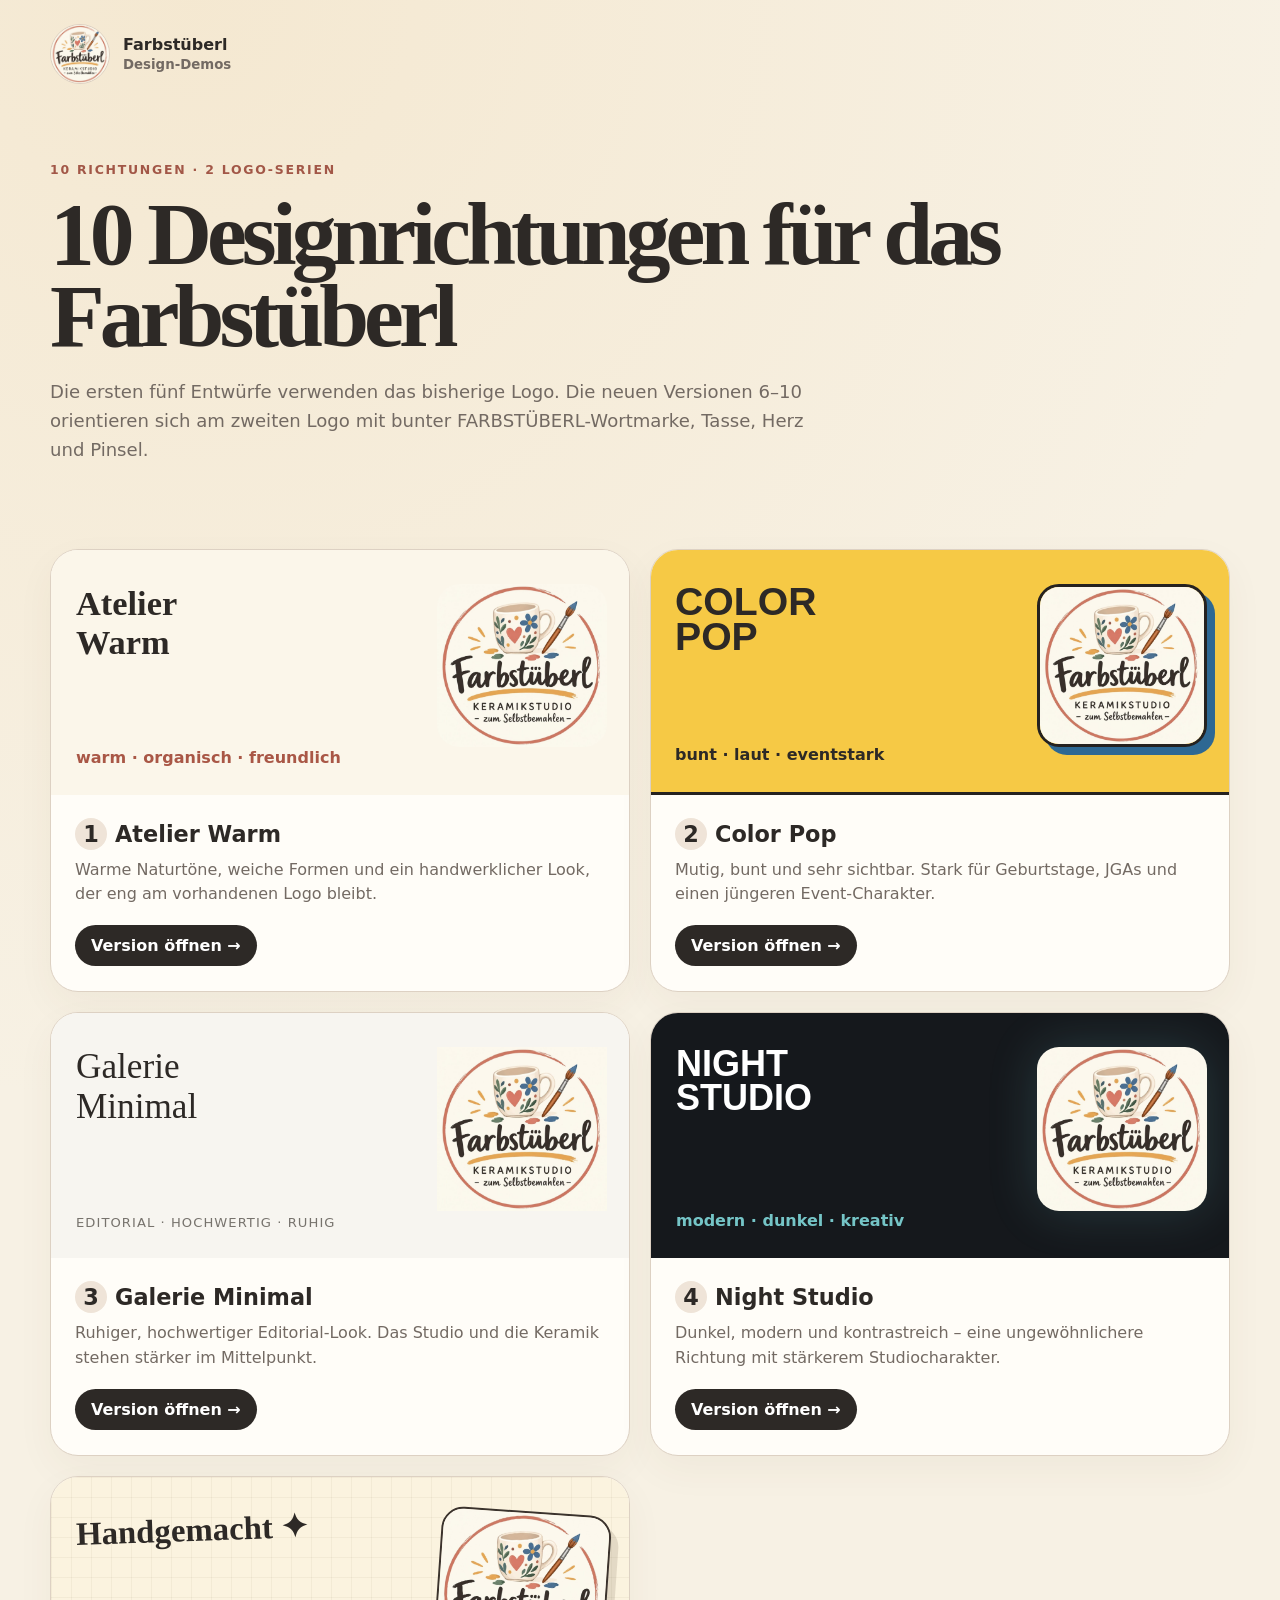
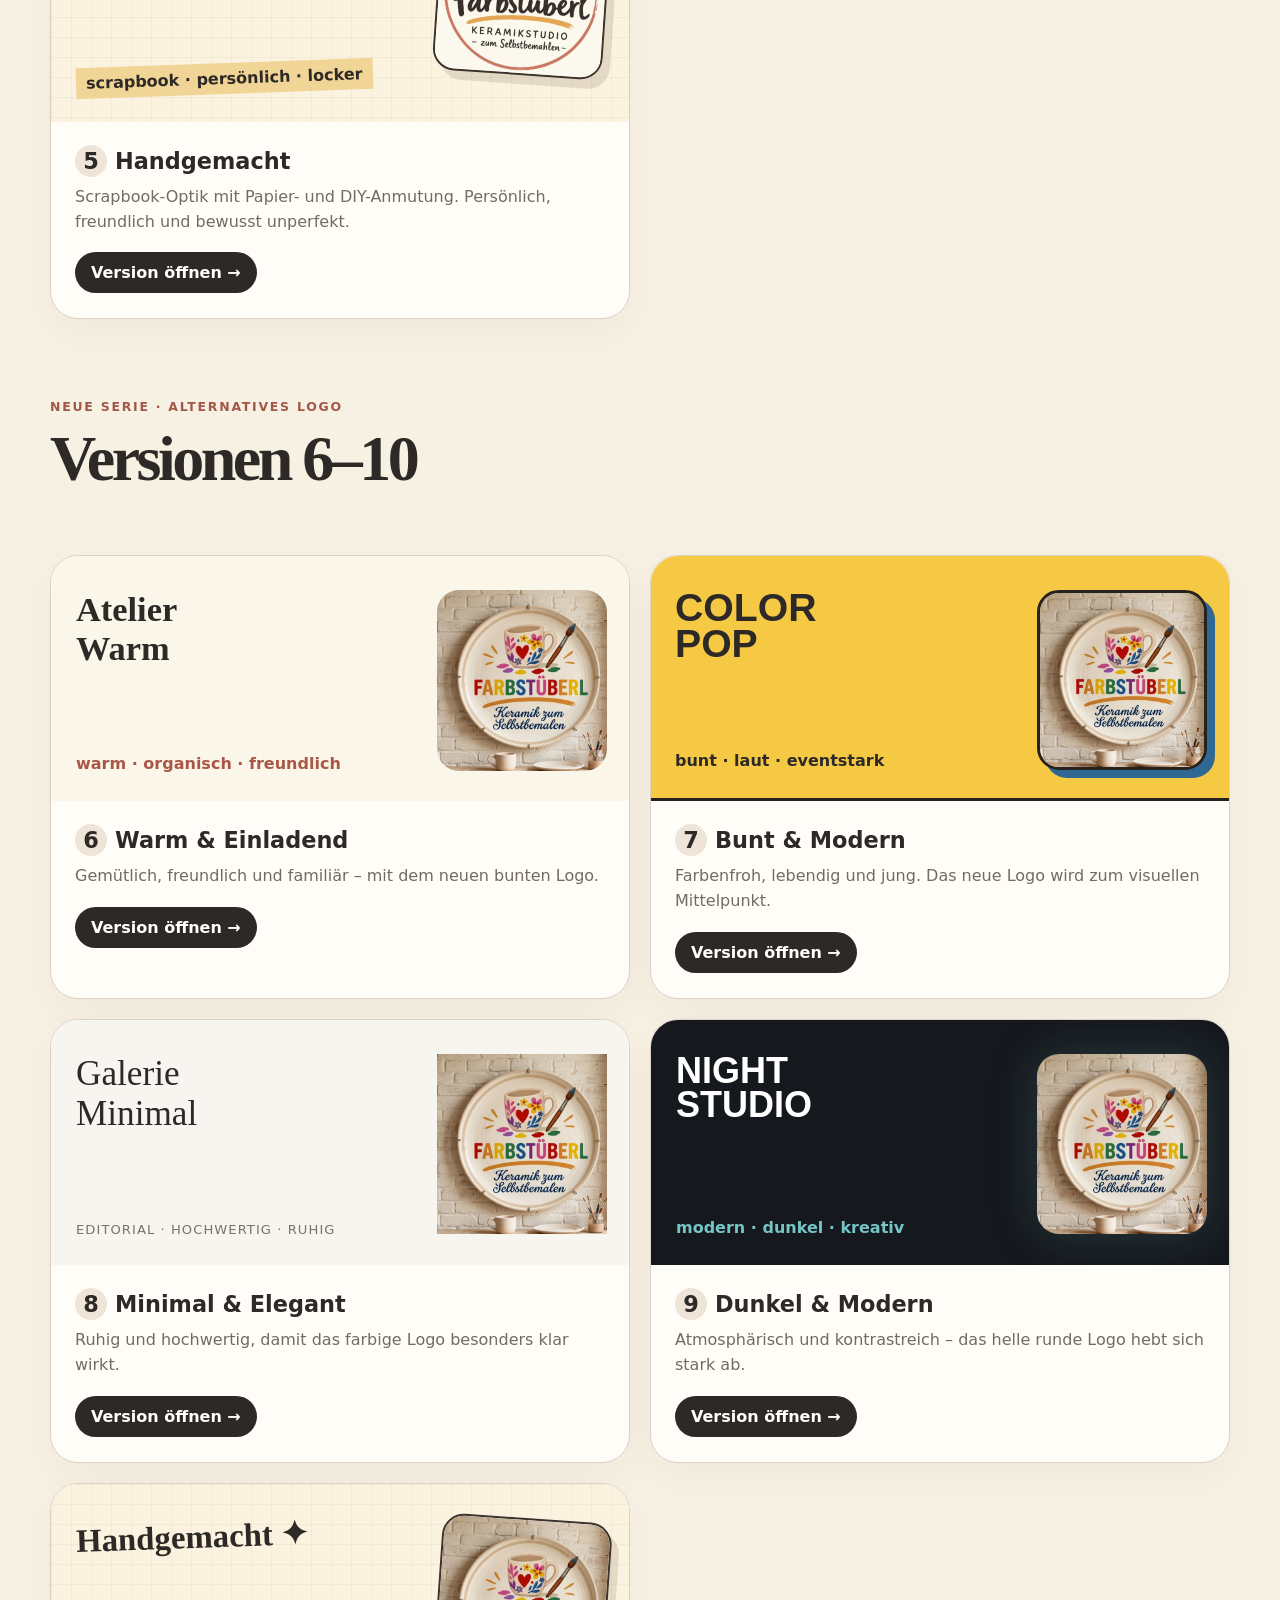
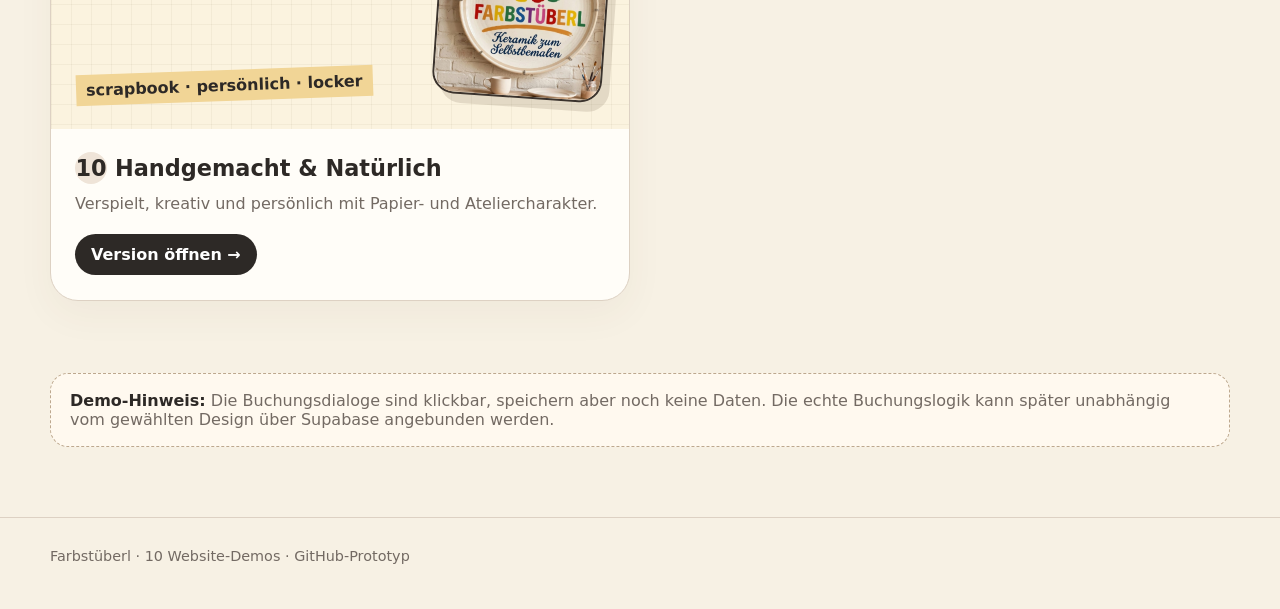
<file: index.html>
<!doctype html><html lang="de"><head><meta charset="utf-8"><meta name="viewport" content="width=device-width,initial-scale=1"><title>Farbstüberl · 10 Design-Demos</title><link rel="icon" href="assets/e988e563-e291-4634-ac6d-7176b9a5bbd1.jpeg"><style>
:root{--bg:#f7f1e4;--paper:#fffdf8;--ink:#2d2926;--muted:#736a63;--line:#ddd1c3}*{box-sizing:border-box}body{margin:0;background:radial-gradient(circle at 15% 0,#efd5a850,transparent 28%),var(--bg);color:var(--ink);font-family:Inter,system-ui,sans-serif}a{color:inherit;text-decoration:none}.wrap{width:min(1180px,calc(100% - 32px));margin:auto}header{padding:24px 0}.brand{display:flex;align-items:center;gap:13px;font-weight:900}.brand img{width:60px;height:60px;border-radius:50%;background:white;border:1px solid var(--line)}.hero{padding:54px 0 38px}.eyebrow{text-transform:uppercase;letter-spacing:.14em;color:#a25747;font-size:.78rem;font-weight:900}h1{font-family:Georgia,serif;font-size:clamp(3.3rem,7vw,6.3rem);letter-spacing:-.055em;line-height:.92;margin:16px 0 20px}.lead{max-width:780px;color:var(--muted);font-size:1.13rem;line-height:1.6}.grid{display:grid;grid-template-columns:repeat(2,1fr);gap:20px;padding:28px 0 72px}.card{background:var(--paper);border:1px solid var(--line);border-radius:28px;overflow:hidden;box-shadow:0 14px 38px #5e49340c;transition:.2s}.card:hover{transform:translateY(-4px);box-shadow:0 20px 55px #5e493419}.preview{height:245px;padding:24px;position:relative;overflow:hidden}.preview img{position:absolute;width:170px;right:22px;top:34px;background:white;border-radius:22px}.p1{background:#fbf6ea}.p1:before{content:"Atelier Warm";font:700 2.15rem Georgia;position:absolute;left:25px;top:34px;max-width:180px}.p1:after{content:"warm · organisch · freundlich";position:absolute;left:25px;bottom:28px;color:#a95746;font-weight:800}.p2{background:#f6c945;border-bottom:3px solid #252220}.p2:before{content:"COLOR POP";font:900 2.45rem Arial;position:absolute;left:24px;top:34px;width:170px;line-height:.9}.p2 img{border:3px solid #252220;box-shadow:8px 8px 0 #2e6893}.p2:after{content:"bunt · laut · eventstark";position:absolute;left:24px;bottom:28px;font-weight:900}.p3{background:#f7f5f0}.p3:before{content:"Galerie Minimal";font:400 2.2rem Georgia;position:absolute;left:25px;top:34px;width:190px}.p3:after{content:"editorial · hochwertig · ruhig";position:absolute;left:25px;bottom:28px;color:#77736d;font-size:.82rem;text-transform:uppercase;letter-spacing:.08em}.p3 img{border-radius:0}.p4{background:#15181c;color:white}.p4:before{content:"NIGHT STUDIO";font:900 2.25rem Arial;position:absolute;left:25px;top:34px;width:180px;line-height:.95}.p4:after{content:"modern · dunkel · kreativ";position:absolute;left:25px;bottom:28px;color:#75c5c7;font-weight:800}.p4 img{box-shadow:0 0 50px #75c5c733}.p5{background-color:#fbf3df;background-image:linear-gradient(#8d785712 1px,transparent 1px),linear-gradient(90deg,#8d785712 1px,transparent 1px);background-size:20px 20px}.p5:before{content:"Handgemacht ✦";font:700 2.05rem "Comic Sans MS",cursive;position:absolute;left:25px;top:34px;transform:rotate(-2deg)}.p5:after{content:"scrapbook · persönlich · locker";position:absolute;left:25px;bottom:28px;background:#f1d596;padding:6px 10px;transform:rotate(-2deg);font-weight:800}.p5 img{transform:rotate(4deg);border:2px solid #3b332d;box-shadow:8px 9px 0 #7c6a5430}.body{padding:23px 24px 25px}.body h2{font-size:1.4rem;margin:0 0 8px}.body p{color:var(--muted);margin:0 0 18px;line-height:1.55}.btn{display:inline-flex;background:var(--ink);color:white;border-radius:999px;padding:11px 16px;font-weight:850}.num{display:inline-flex;width:32px;height:32px;border-radius:50%;align-items:center;justify-content:center;background:#efe4d8;font-weight:900;margin-right:8px}.note{border:1px dashed #bda88e;border-radius:18px;padding:17px 19px;margin-bottom:70px;color:var(--muted);background:#fff9ef}.note strong{color:var(--ink)}footer{border-top:1px solid var(--line);padding:30px 0 45px;color:var(--muted);font-size:.9rem}@media(max-width:850px){.grid{grid-template-columns:1fr}}@media(max-width:560px){h1{font-size:3.5rem}.preview{height:220px}.preview img{width:140px;right:15px;top:40px}}
</style></head><body><header><div class="wrap"><div class="brand"><img src="assets/e988e563-e291-4634-ac6d-7176b9a5bbd1.jpeg" alt="Farbstüberl Logo"><div>Farbstüberl<br><small style="font-weight:600;color:#736a63">Design-Demos</small></div></div></div></header><main><section class="hero"><div class="wrap"><div class="eyebrow">10 Richtungen · 2 Logo-Serien</div><h1>10 Designrichtungen für das Farbstüberl</h1><p class="lead">Die ersten fünf Entwürfe verwenden das bisherige Logo. Die neuen Versionen 6–10 orientieren sich am zweiten Logo mit bunter FARBSTÜBERL-Wortmarke, Tasse, Herz und Pinsel.</p></div></section><div class="wrap grid">
<a class="card" href="version-1/"><div class="preview p1"><img src="assets/e988e563-e291-4634-ac6d-7176b9a5bbd1.jpeg" alt=""></div><div class="body"><h2><span class="num">1</span>Atelier Warm</h2><p>Warme Naturtöne, weiche Formen und ein handwerklicher Look, der eng am vorhandenen Logo bleibt.</p><span class="btn">Version öffnen →</span></div></a>
<a class="card" href="version-2/"><div class="preview p2"><img src="assets/e988e563-e291-4634-ac6d-7176b9a5bbd1.jpeg" alt=""></div><div class="body"><h2><span class="num">2</span>Color Pop</h2><p>Mutig, bunt und sehr sichtbar. Stark für Geburtstage, JGAs und einen jüngeren Event-Charakter.</p><span class="btn">Version öffnen →</span></div></a>
<a class="card" href="version-3/"><div class="preview p3"><img src="assets/e988e563-e291-4634-ac6d-7176b9a5bbd1.jpeg" alt=""></div><div class="body"><h2><span class="num">3</span>Galerie Minimal</h2><p>Ruhiger, hochwertiger Editorial-Look. Das Studio und die Keramik stehen stärker im Mittelpunkt.</p><span class="btn">Version öffnen →</span></div></a>
<a class="card" href="version-4/"><div class="preview p4"><img src="assets/e988e563-e291-4634-ac6d-7176b9a5bbd1.jpeg" alt=""></div><div class="body"><h2><span class="num">4</span>Night Studio</h2><p>Dunkel, modern und kontrastreich – eine ungewöhnlichere Richtung mit stärkerem Studiocharakter.</p><span class="btn">Version öffnen →</span></div></a>
<a class="card" href="version-5/"><div class="preview p5"><img src="assets/e988e563-e291-4634-ac6d-7176b9a5bbd1.jpeg" alt=""></div><div class="body"><h2><span class="num">5</span>Handgemacht</h2><p>Scrapbook-Optik mit Papier- und DIY-Anmutung. Persönlich, freundlich und bewusst unperfekt.</p><span class="btn">Version öffnen →</span></div></a>
</div><div class="wrap" style="padding:8px 0 18px"><div class="eyebrow">Neue Serie · alternatives Logo</div><h1 style="font-size:clamp(2.4rem,5vw,4.4rem)">Versionen 6–10</h1></div><div class="wrap grid">
<a class="card" href="version-6/"><div class="preview p1"><img src="assets/2a5cddfe-113a-407b-b549-10146964c0b6.jpeg" alt=""></div><div class="body"><h2><span class="num">6</span>Warm & Einladend</h2><p>Gemütlich, freundlich und familiär – mit dem neuen bunten Logo.</p><span class="btn">Version öffnen →</span></div></a>
<a class="card" href="version-7/"><div class="preview p2"><img src="assets/2a5cddfe-113a-407b-b549-10146964c0b6.jpeg" alt=""></div><div class="body"><h2><span class="num">7</span>Bunt & Modern</h2><p>Farbenfroh, lebendig und jung. Das neue Logo wird zum visuellen Mittelpunkt.</p><span class="btn">Version öffnen →</span></div></a>
<a class="card" href="version-8/"><div class="preview p3"><img src="assets/2a5cddfe-113a-407b-b549-10146964c0b6.jpeg" alt=""></div><div class="body"><h2><span class="num">8</span>Minimal & Elegant</h2><p>Ruhig und hochwertig, damit das farbige Logo besonders klar wirkt.</p><span class="btn">Version öffnen →</span></div></a>
<a class="card" href="version-9/"><div class="preview p4"><img src="assets/2a5cddfe-113a-407b-b549-10146964c0b6.jpeg" alt=""></div><div class="body"><h2><span class="num">9</span>Dunkel & Modern</h2><p>Atmosphärisch und kontrastreich – das helle runde Logo hebt sich stark ab.</p><span class="btn">Version öffnen →</span></div></a>
<a class="card" href="version-10/"><div class="preview p5"><img src="assets/2a5cddfe-113a-407b-b549-10146964c0b6.jpeg" alt=""></div><div class="body"><h2><span class="num">10</span>Handgemacht & Natürlich</h2><p>Verspielt, kreativ und persönlich mit Papier- und Ateliercharakter.</p><span class="btn">Version öffnen →</span></div></a>
</div><div class="wrap note"><strong>Demo-Hinweis:</strong> Die Buchungsdialoge sind klickbar, speichern aber noch keine Daten. Die echte Buchungslogik kann später unabhängig vom gewählten Design über Supabase angebunden werden.</div></main><footer><div class="wrap">Farbstüberl · 10 Website-Demos · GitHub-Prototyp</div></footer></body></html>
</file>
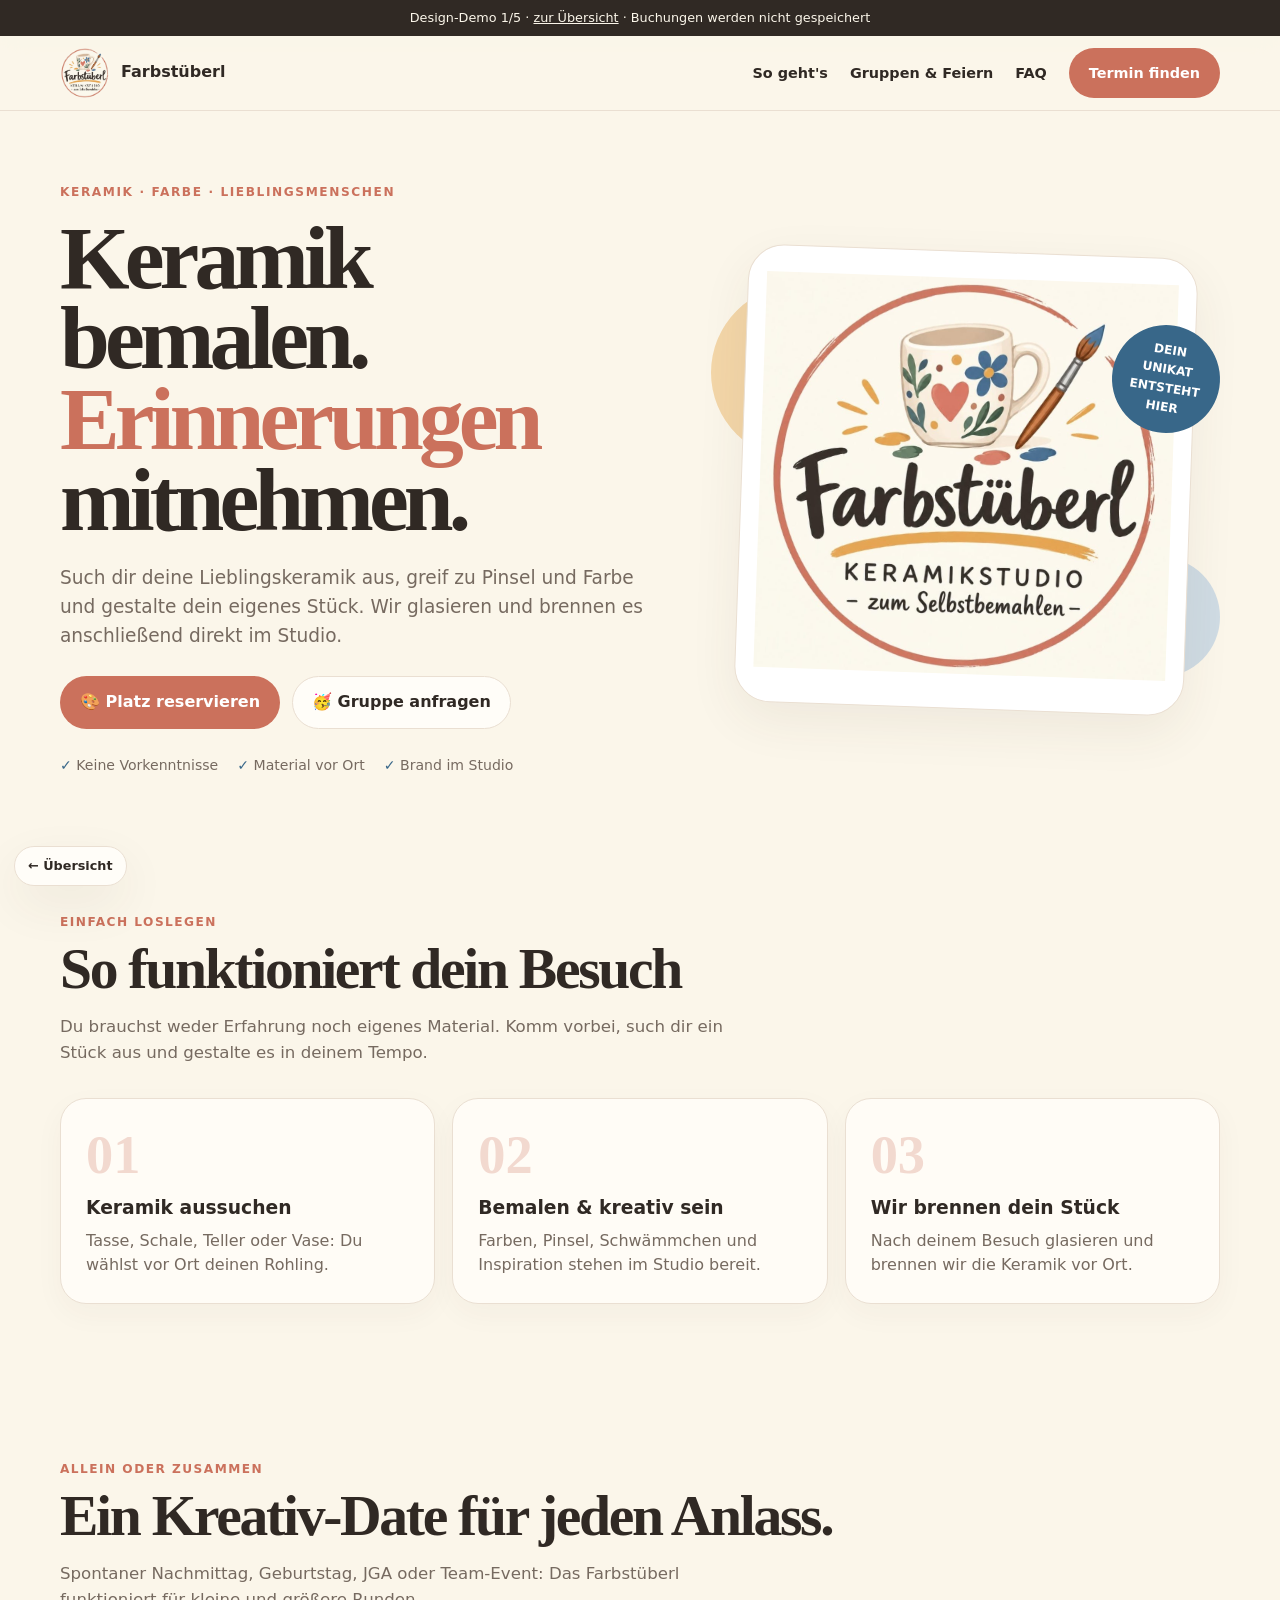
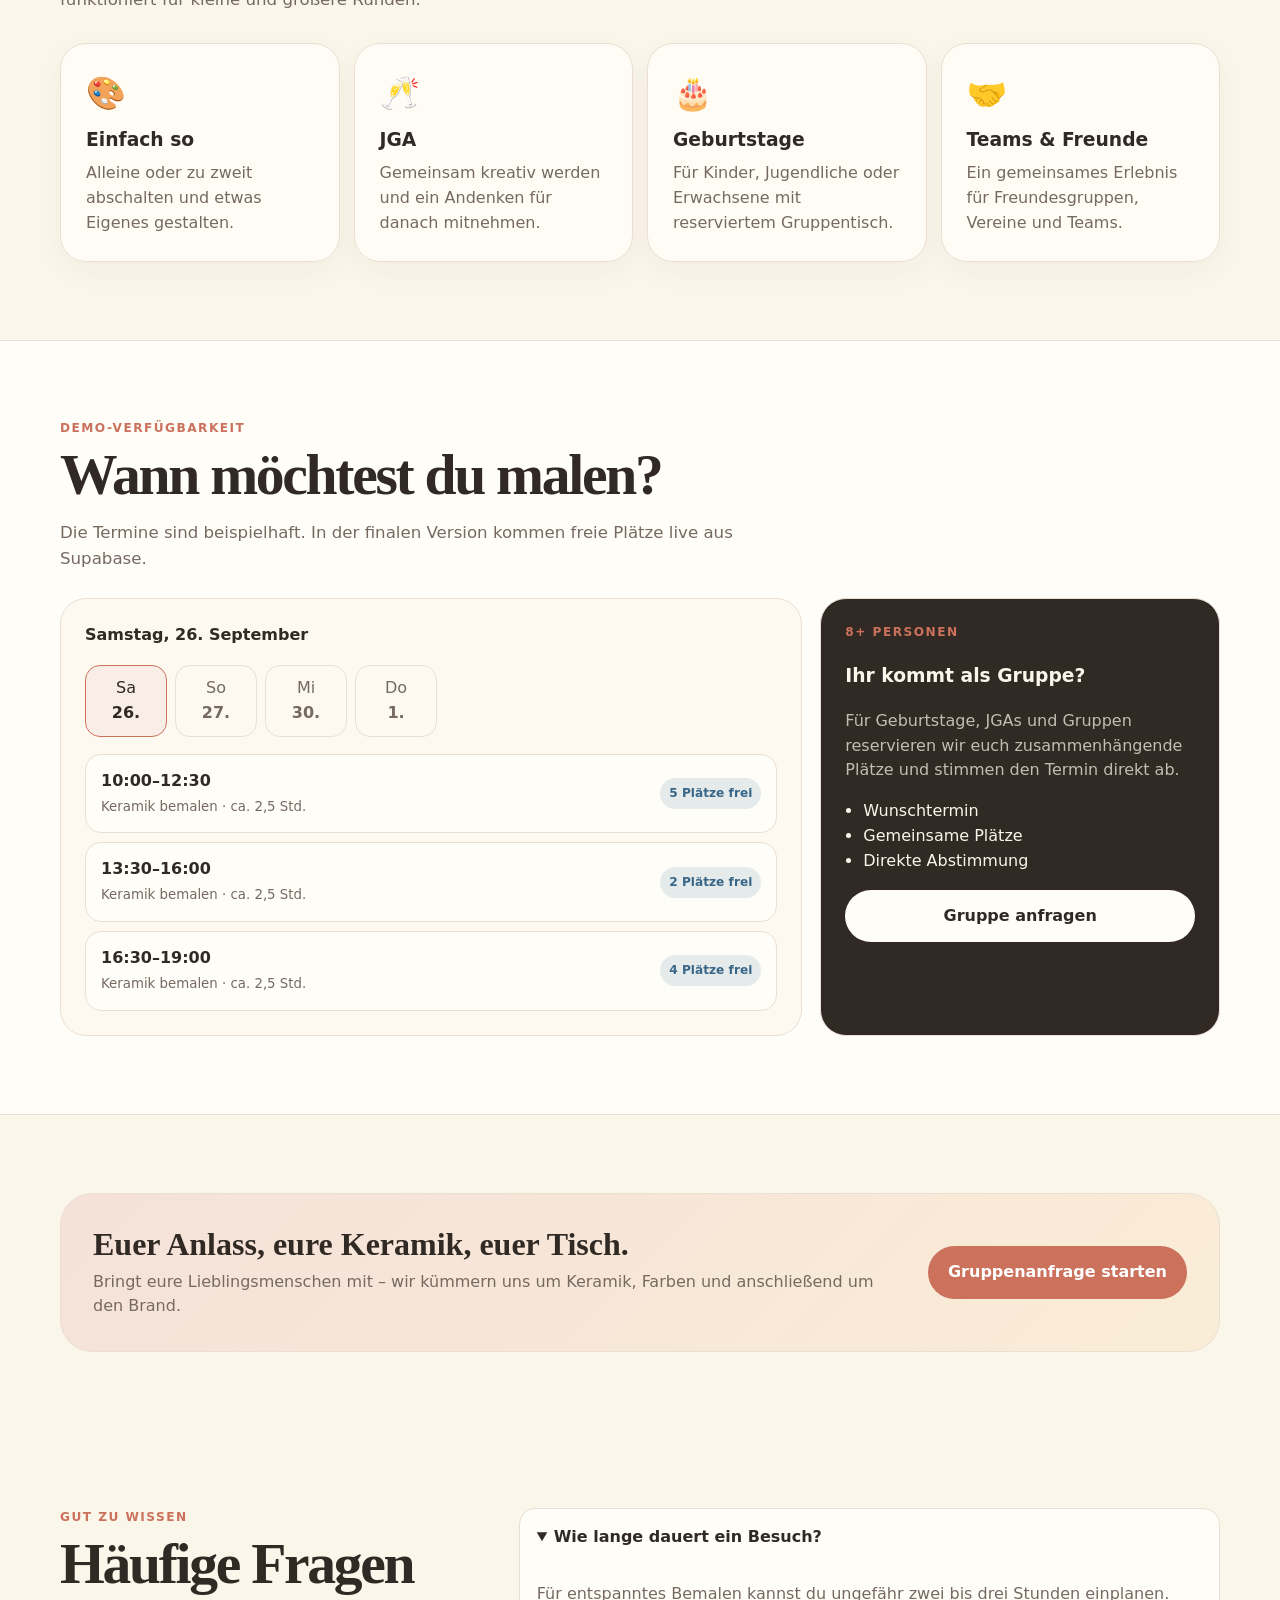
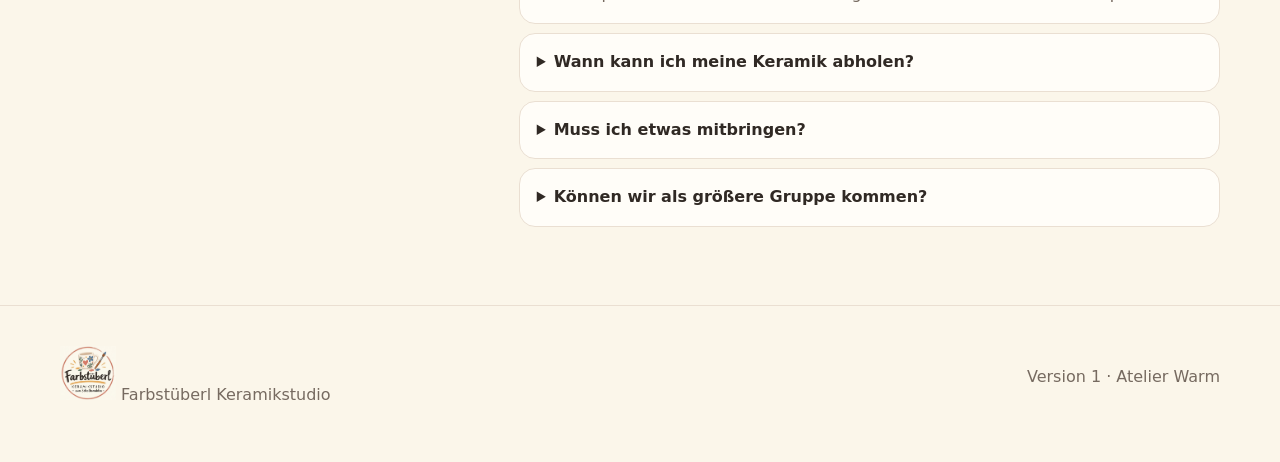
<file: version-1/index.html>
<!doctype html><html lang="de" class="theme-1"><head><meta charset="utf-8"><meta name="viewport" content="width=device-width,initial-scale=1"><meta name="description" content="Farbstüberl Keramikstudio – Keramik selbst bemalen, Gruppen, Geburtstage, JGA und Buchung."><title>Farbstüberl · Version 1 – Atelier Warm</title><link rel="icon" href="../assets/e988e563-e291-4634-ac6d-7176b9a5bbd1.jpeg"><link rel="stylesheet" href="../assets/demo.css"></head><body>
<div class="demo-bar">Design-Demo 1/5 · <a href="../">zur Übersicht</a> · Buchungen werden nicht gespeichert</div>
<header><div class="wrap"><nav><a class="brand" href="#"><img src="../assets/e988e563-e291-4634-ac6d-7176b9a5bbd1.jpeg" alt="Farbstüberl Logo"><span>Farbstüberl</span></a><div class="navlinks"><a href="#ablauf">So geht's</a><a href="#anlaesse">Gruppen & Feiern</a><a href="#faq">FAQ</a><a class="btn" href="#buchen">Termin finden</a></div></nav></div></header>
<main><section class="hero"><div class="wrap hero-grid"><div><div class="eyebrow">Keramik · Farbe · Lieblingsmenschen</div><h1>Keramik bemalen.<br><span>Erinnerungen</span> mitnehmen.</h1><p class="lead">Such dir deine Lieblingskeramik aus, greif zu Pinsel und Farbe und gestalte dein eigenes Stück. Wir glasieren und brennen es anschließend direkt im Studio.</p><div class="actions"><a class="btn" href="#buchen">🎨 Platz reservieren</a><button class="btn alt group-btn">🥳 Gruppe anfragen</button></div><div class="micro"><span><b>✓</b> Keine Vorkenntnisse</span><span><b>✓</b> Material vor Ort</span><span><b>✓</b> Brand im Studio</span></div></div><div class="hero-art"><div class="blob a"></div><div class="blob b"></div><div class="logo-card"><img src="../assets/e988e563-e291-4634-ac6d-7176b9a5bbd1.jpeg" alt="Farbstüberl Keramikstudio"></div><div class="stamp">DEIN<br>UNIKAT<br>ENTSTEHT<br>HIER</div></div></div></section>
<section id="ablauf"><div class="wrap"><div class="kicker">Einfach loslegen</div><h2>So funktioniert dein Besuch</h2><p class="copy">Du brauchst weder Erfahrung noch eigenes Material. Komm vorbei, such dir ein Stück aus und gestalte es in deinem Tempo.</p><div class="cards"><article class="card step"><div class="num">01</div><h3>Keramik aussuchen</h3><p>Tasse, Schale, Teller oder Vase: Du wählst vor Ort deinen Rohling.</p></article><article class="card step"><div class="num">02</div><h3>Bemalen & kreativ sein</h3><p>Farben, Pinsel, Schwämmchen und Inspiration stehen im Studio bereit.</p></article><article class="card step"><div class="num">03</div><h3>Wir brennen dein Stück</h3><p>Nach deinem Besuch glasieren und brennen wir die Keramik vor Ort.</p></article></div></div></section>
<section id="anlaesse"><div class="wrap"><div class="kicker">Allein oder zusammen</div><h2>Ein Kreativ-Date für jeden Anlass.</h2><p class="copy">Spontaner Nachmittag, Geburtstag, JGA oder Team-Event: Das Farbstüberl funktioniert für kleine und größere Runden.</p><div class="occasion-grid"><article class="card occasion"><span class="emoji">🎨</span><div><h3>Einfach so</h3><p>Alleine oder zu zweit abschalten und etwas Eigenes gestalten.</p></div></article><article class="card occasion"><span class="emoji">🥂</span><div><h3>JGA</h3><p>Gemeinsam kreativ werden und ein Andenken für danach mitnehmen.</p></div></article><article class="card occasion"><span class="emoji">🎂</span><div><h3>Geburtstage</h3><p>Für Kinder, Jugendliche oder Erwachsene mit reserviertem Gruppentisch.</p></div></article><article class="card occasion"><span class="emoji">🤝</span><div><h3>Teams & Freunde</h3><p>Ein gemeinsames Erlebnis für Freundesgruppen, Vereine und Teams.</p></div></article></div></div></section>
<section class="booking" id="buchen"><div class="wrap"><div class="kicker">Demo-Verfügbarkeit</div><h2>Wann möchtest du malen?</h2><p class="copy">Die Termine sind beispielhaft. In der finalen Version kommen freie Plätze live aus Supabase.</p><div class="bookgrid"><div class="panel"><strong>Samstag, 26. September</strong><div class="days"><div class="day active">Sa<br><b>26.</b></div><div class="day">So<br><b>27.</b></div><div class="day">Mi<br><b>30.</b></div><div class="day">Do<br><b>1.</b></div></div><div class="slots"><button class="slot" data-slot="Samstag, 26. September · 10:00–12:30"><span><b>10:00–12:30</b><br><small>Keramik bemalen · ca. 2,5 Std.</small></span><span class="free">5 Plätze frei</span></button><button class="slot" data-slot="Samstag, 26. September · 13:30–16:00"><span><b>13:30–16:00</b><br><small>Keramik bemalen · ca. 2,5 Std.</small></span><span class="free">2 Plätze frei</span></button><button class="slot" data-slot="Samstag, 26. September · 16:30–19:00"><span><b>16:30–19:00</b><br><small>Keramik bemalen · ca. 2,5 Std.</small></span><span class="free">4 Plätze frei</span></button></div></div><aside class="panel groupbox"><div class="kicker">8+ Personen</div><h3>Ihr kommt als Gruppe?</h3><p>Für Geburtstage, JGAs und Gruppen reservieren wir euch zusammenhängende Plätze und stimmen den Termin direkt ab.</p><ul><li>Wunschtermin</li><li>Gemeinsame Plätze</li><li>Direkte Abstimmung</li></ul><button class="btn group-btn">Gruppe anfragen</button></aside></div></div></section>
<section><div class="wrap"><div class="cta"><div><h3>Euer Anlass, eure Keramik, euer Tisch.</h3><p>Bringt eure Lieblingsmenschen mit – wir kümmern uns um Keramik, Farben und anschließend um den Brand.</p></div><button class="btn group-btn">Gruppenanfrage starten</button></div></div></section>
<section id="faq"><div class="wrap faq"><div><div class="kicker">Gut zu wissen</div><h2>Häufige Fragen</h2></div><div class="faqs"><details open><summary>Wie lange dauert ein Besuch?</summary><p>Für entspanntes Bemalen kannst du ungefähr zwei bis drei Stunden einplanen.</p></details><details><summary>Wann kann ich meine Keramik abholen?</summary><p>Nach dem Bemalen wird dein Stück glasiert und direkt im Studio gebrannt. Den Abholtermin teilen wir dir mit.</p></details><details><summary>Muss ich etwas mitbringen?</summary><p>Nein. Keramik, Farben, Pinsel und weiteres Material gibt es vor Ort.</p></details><details><summary>Können wir als größere Gruppe kommen?</summary><p>Ja. Für JGA, Geburtstag und andere Gruppen empfehlen wir die Gruppenanfrage.</p></details></div></div></section></main>
<footer><div class="wrap foot"><div><img src="../assets/e988e563-e291-4634-ac6d-7176b9a5bbd1.jpeg" alt=""> Farbstüberl Keramikstudio</div><div>Version 1 · Atelier Warm</div></div></footer><a class="back" href="../">← Übersicht</a>
<div class="modal"><div class="modal-panel"><button class="modal-close" aria-label="Schließen">×</button><h3>Platz reservieren</h3><p>Demo – es werden keine Daten gespeichert.</p><div id="chosen"></div><form class="form" id="demo-form" onsubmit="event.preventDefault();this.style.display='none';document.getElementById('success').hidden=false"><input placeholder="Name" required><input type="email" placeholder="E-Mail" required><select><option>1 Person</option><option>2 Personen</option><option>3 Personen</option><option>4 Personen</option><option>5+ Personen</option></select><select><option>Einfach so</option><option>Geburtstag</option><option>JGA</option><option>Team</option></select><button class="btn" type="submit">Demo-Buchung absenden</button></form><div class="success" id="success" hidden><h3>✓ Sieht gut aus!</h3><p>In der echten Version wäre die Buchung jetzt gespeichert und bestätigt.</p><button class="btn modal-close">Schließen</button></div></div></div><script src="../assets/demo.js"></script></body></html>
</file>
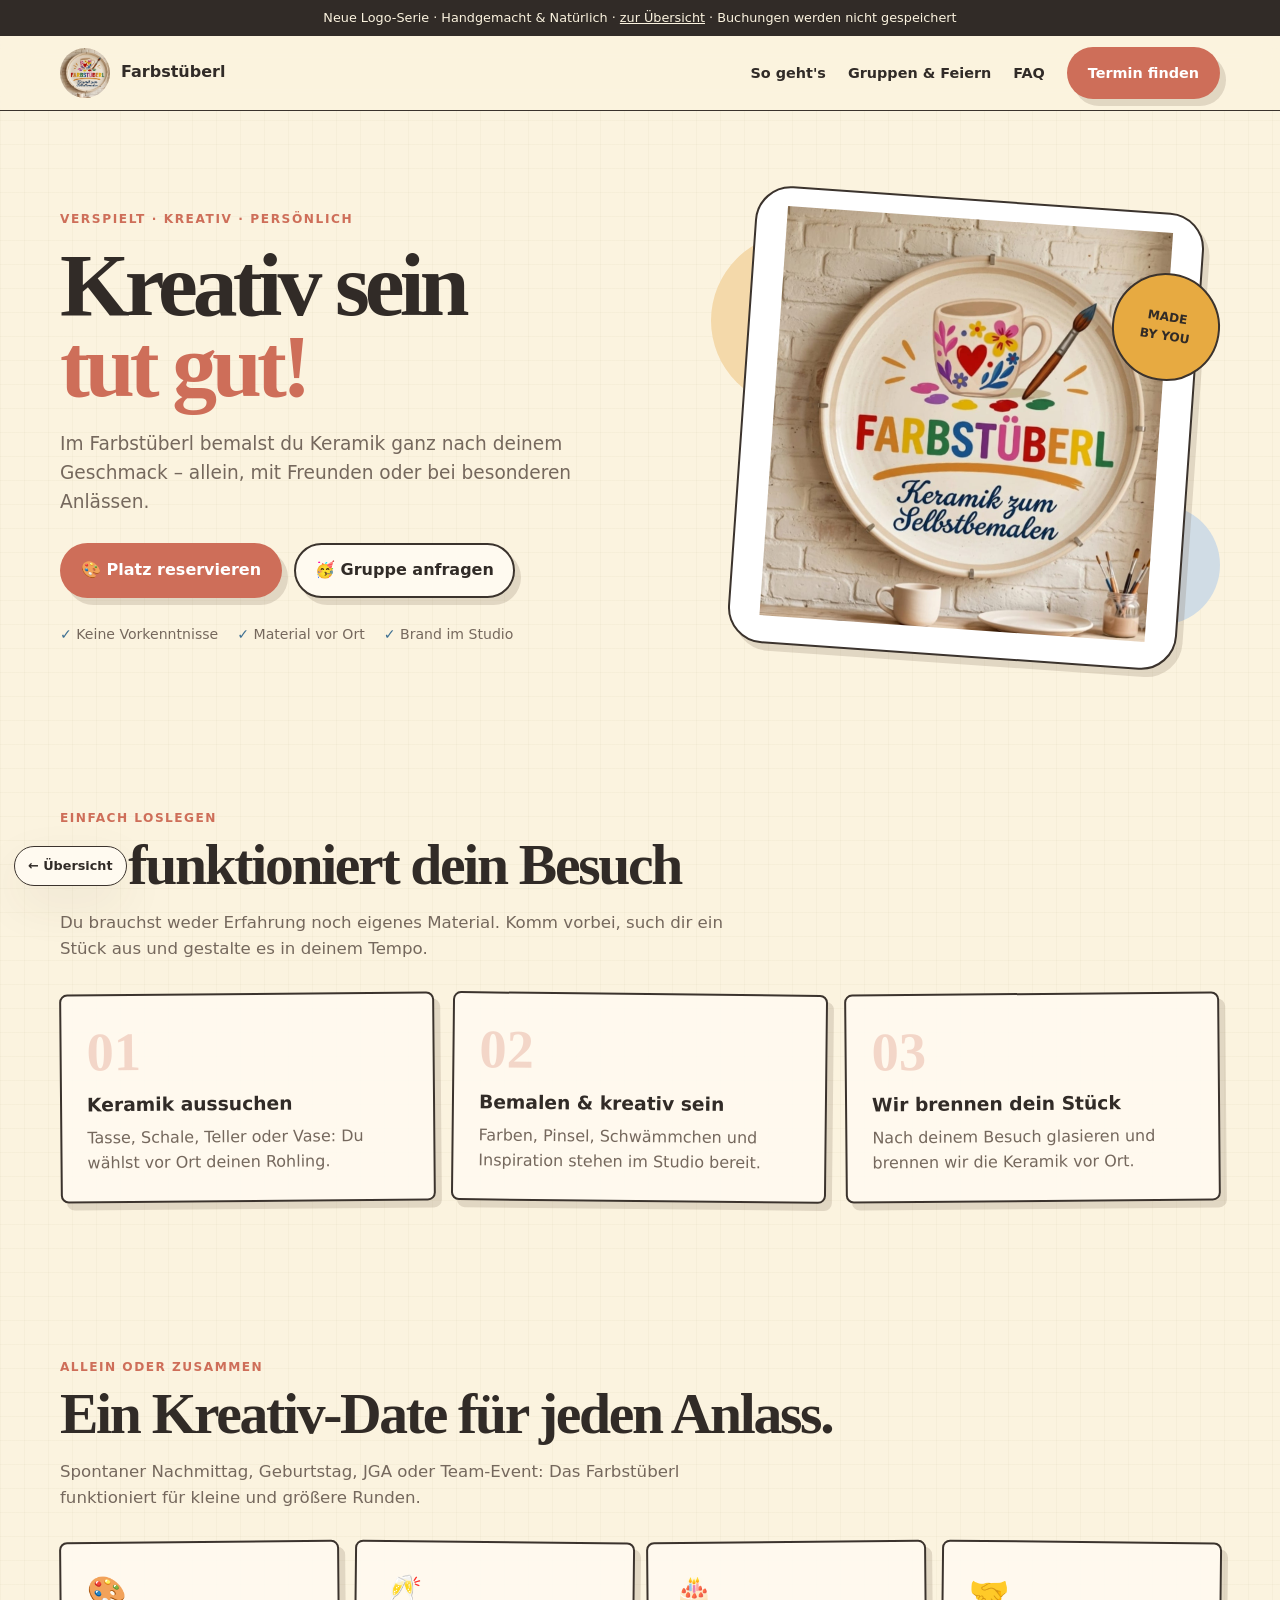
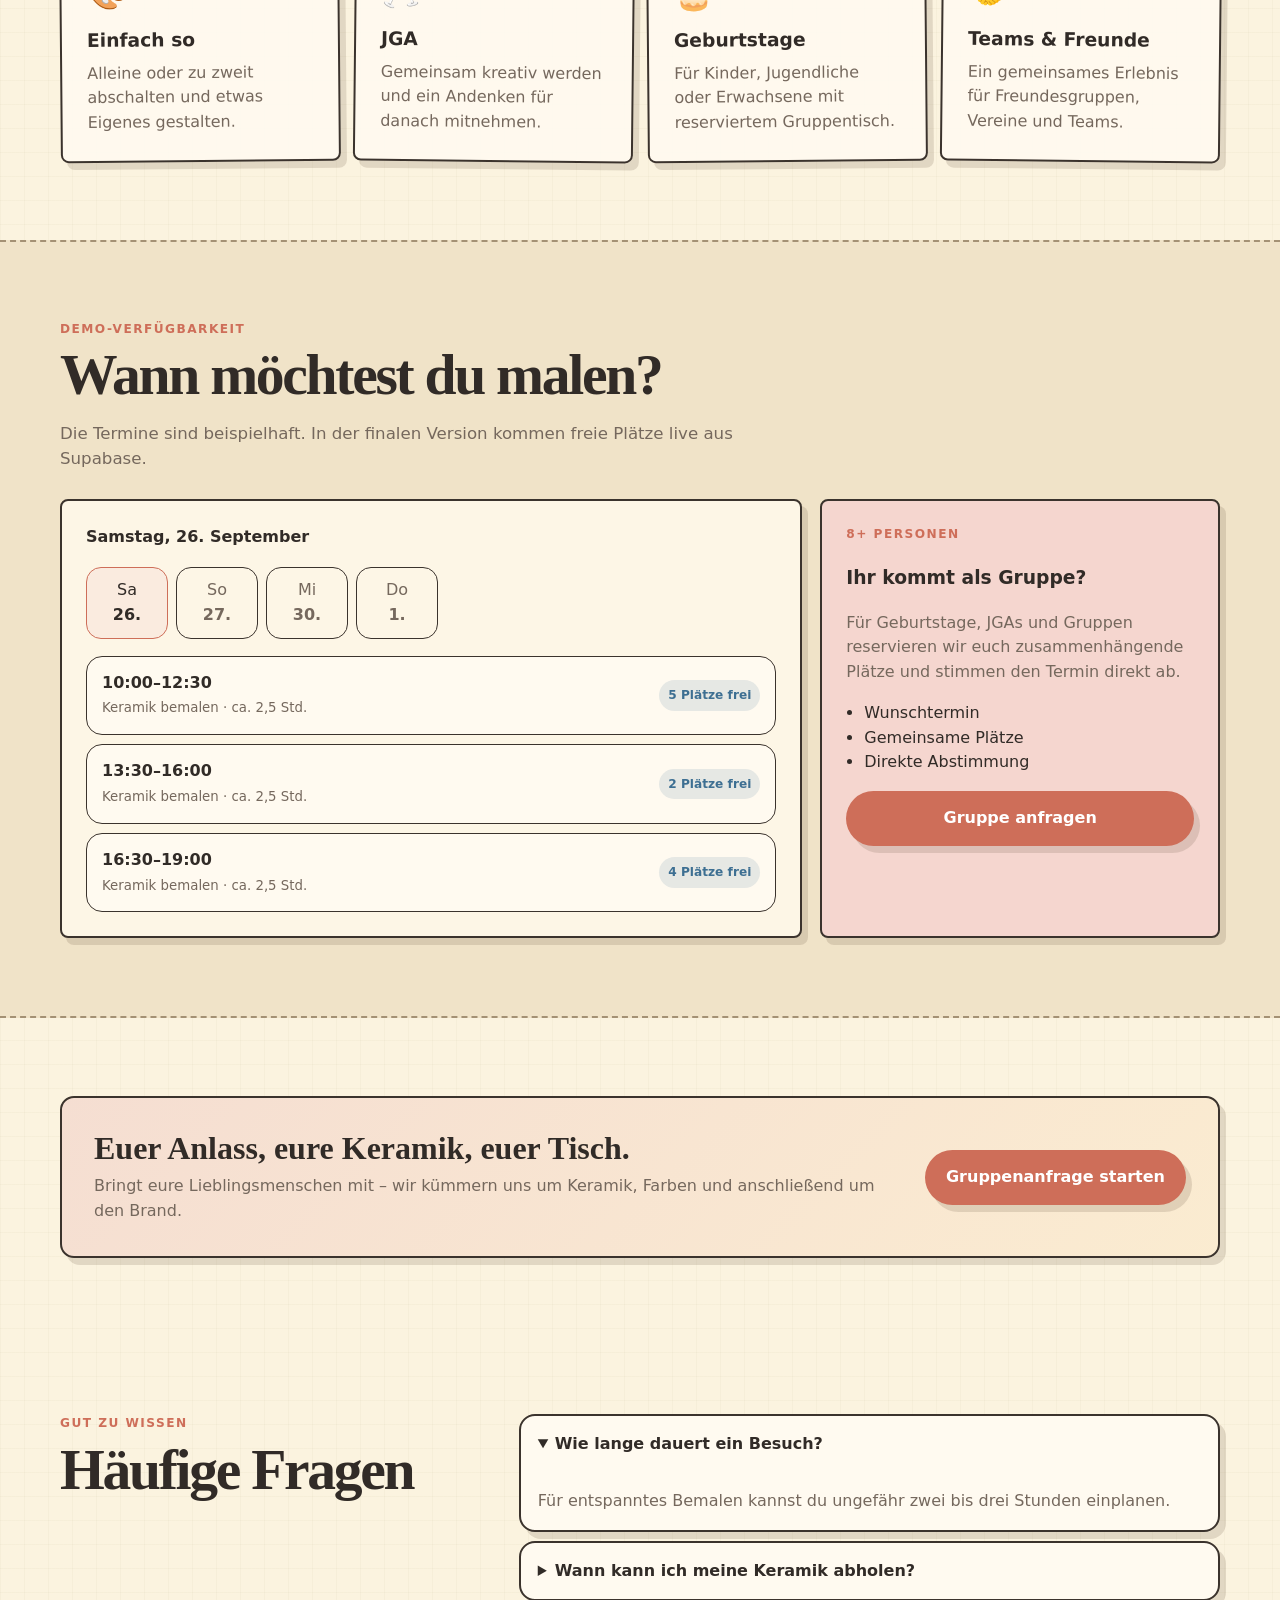
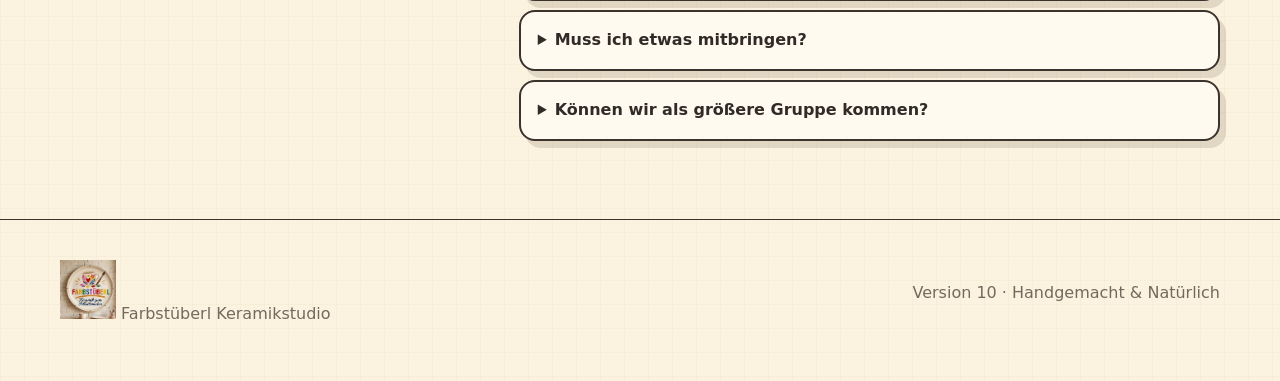
<file: version-10/index.html>
<!doctype html><html lang="de" class="theme-5"><head><meta charset="utf-8"><meta name="viewport" content="width=device-width,initial-scale=1"><meta name="description" content="Farbstüberl Keramikstudio – Keramik selbst bemalen, Gruppen, Geburtstage, JGA und Buchung."><title>Farbstüberl · Version 10 – Handgemacht & Natürlich</title><link rel="icon" href="../assets/2a5cddfe-113a-407b-b549-10146964c0b6.jpeg"><link rel="stylesheet" href="../assets/demo.css"></head><body>
<div class="demo-bar">Neue Logo-Serie · Handgemacht & Natürlich · <a href="../">zur Übersicht</a> · Buchungen werden nicht gespeichert</div>
<header><div class="wrap"><nav><a class="brand" href="#"><img src="../assets/2a5cddfe-113a-407b-b549-10146964c0b6.jpeg" alt="Farbstüberl Logo"><span>Farbstüberl</span></a><div class="navlinks"><a href="#ablauf">So geht's</a><a href="#anlaesse">Gruppen & Feiern</a><a href="#faq">FAQ</a><a class="btn" href="#buchen">Termin finden</a></div></nav></div></header>
<main><section class="hero"><div class="wrap hero-grid"><div><div class="eyebrow">Verspielt · kreativ · persönlich</div><h1>Kreativ sein<br><span>tut gut!</span></h1><p class="lead">Im Farbstüberl bemalst du Keramik ganz nach deinem Geschmack – allein, mit Freunden oder bei besonderen Anlässen.</p><div class="actions"><a class="btn" href="#buchen">🎨 Platz reservieren</a><button class="btn alt group-btn">🥳 Gruppe anfragen</button></div><div class="micro"><span><b>✓</b> Keine Vorkenntnisse</span><span><b>✓</b> Material vor Ort</span><span><b>✓</b> Brand im Studio</span></div></div><div class="hero-art"><div class="blob a"></div><div class="blob b"></div><div class="logo-card"><img src="../assets/2a5cddfe-113a-407b-b549-10146964c0b6.jpeg" alt="Farbstüberl Keramikstudio"></div><div class="stamp">MADE<br>BY YOU</div></div></div></section>
<section id="ablauf"><div class="wrap"><div class="kicker">Einfach loslegen</div><h2>So funktioniert dein Besuch</h2><p class="copy">Du brauchst weder Erfahrung noch eigenes Material. Komm vorbei, such dir ein Stück aus und gestalte es in deinem Tempo.</p><div class="cards"><article class="card step"><div class="num">01</div><h3>Keramik aussuchen</h3><p>Tasse, Schale, Teller oder Vase: Du wählst vor Ort deinen Rohling.</p></article><article class="card step"><div class="num">02</div><h3>Bemalen & kreativ sein</h3><p>Farben, Pinsel, Schwämmchen und Inspiration stehen im Studio bereit.</p></article><article class="card step"><div class="num">03</div><h3>Wir brennen dein Stück</h3><p>Nach deinem Besuch glasieren und brennen wir die Keramik vor Ort.</p></article></div></div></section>
<section id="anlaesse"><div class="wrap"><div class="kicker">Allein oder zusammen</div><h2>Ein Kreativ-Date für jeden Anlass.</h2><p class="copy">Spontaner Nachmittag, Geburtstag, JGA oder Team-Event: Das Farbstüberl funktioniert für kleine und größere Runden.</p><div class="occasion-grid"><article class="card occasion"><span class="emoji">🎨</span><div><h3>Einfach so</h3><p>Alleine oder zu zweit abschalten und etwas Eigenes gestalten.</p></div></article><article class="card occasion"><span class="emoji">🥂</span><div><h3>JGA</h3><p>Gemeinsam kreativ werden und ein Andenken für danach mitnehmen.</p></div></article><article class="card occasion"><span class="emoji">🎂</span><div><h3>Geburtstage</h3><p>Für Kinder, Jugendliche oder Erwachsene mit reserviertem Gruppentisch.</p></div></article><article class="card occasion"><span class="emoji">🤝</span><div><h3>Teams & Freunde</h3><p>Ein gemeinsames Erlebnis für Freundesgruppen, Vereine und Teams.</p></div></article></div></div></section>
<section class="booking" id="buchen"><div class="wrap"><div class="kicker">Demo-Verfügbarkeit</div><h2>Wann möchtest du malen?</h2><p class="copy">Die Termine sind beispielhaft. In der finalen Version kommen freie Plätze live aus Supabase.</p><div class="bookgrid"><div class="panel"><strong>Samstag, 26. September</strong><div class="days"><div class="day active">Sa<br><b>26.</b></div><div class="day">So<br><b>27.</b></div><div class="day">Mi<br><b>30.</b></div><div class="day">Do<br><b>1.</b></div></div><div class="slots"><button class="slot" data-slot="Samstag, 26. September · 10:00–12:30"><span><b>10:00–12:30</b><br><small>Keramik bemalen · ca. 2,5 Std.</small></span><span class="free">5 Plätze frei</span></button><button class="slot" data-slot="Samstag, 26. September · 13:30–16:00"><span><b>13:30–16:00</b><br><small>Keramik bemalen · ca. 2,5 Std.</small></span><span class="free">2 Plätze frei</span></button><button class="slot" data-slot="Samstag, 26. September · 16:30–19:00"><span><b>16:30–19:00</b><br><small>Keramik bemalen · ca. 2,5 Std.</small></span><span class="free">4 Plätze frei</span></button></div></div><aside class="panel groupbox"><div class="kicker">8+ Personen</div><h3>Ihr kommt als Gruppe?</h3><p>Für Geburtstage, JGAs und Gruppen reservieren wir euch zusammenhängende Plätze und stimmen den Termin direkt ab.</p><ul><li>Wunschtermin</li><li>Gemeinsame Plätze</li><li>Direkte Abstimmung</li></ul><button class="btn group-btn">Gruppe anfragen</button></aside></div></div></section>
<section><div class="wrap"><div class="cta"><div><h3>Euer Anlass, eure Keramik, euer Tisch.</h3><p>Bringt eure Lieblingsmenschen mit – wir kümmern uns um Keramik, Farben und anschließend um den Brand.</p></div><button class="btn group-btn">Gruppenanfrage starten</button></div></div></section>
<section id="faq"><div class="wrap faq"><div><div class="kicker">Gut zu wissen</div><h2>Häufige Fragen</h2></div><div class="faqs"><details open><summary>Wie lange dauert ein Besuch?</summary><p>Für entspanntes Bemalen kannst du ungefähr zwei bis drei Stunden einplanen.</p></details><details><summary>Wann kann ich meine Keramik abholen?</summary><p>Nach dem Bemalen wird dein Stück glasiert und direkt im Studio gebrannt. Den Abholtermin teilen wir dir mit.</p></details><details><summary>Muss ich etwas mitbringen?</summary><p>Nein. Keramik, Farben, Pinsel und weiteres Material gibt es vor Ort.</p></details><details><summary>Können wir als größere Gruppe kommen?</summary><p>Ja. Für JGA, Geburtstag und andere Gruppen empfehlen wir die Gruppenanfrage.</p></details></div></div></section></main>
<footer><div class="wrap foot"><div><img src="../assets/2a5cddfe-113a-407b-b549-10146964c0b6.jpeg" alt=""> Farbstüberl Keramikstudio</div><div>Version 10 · Handgemacht & Natürlich</div></div></footer><a class="back" href="../">← Übersicht</a>
<div class="modal"><div class="modal-panel"><button class="modal-close" aria-label="Schließen">×</button><h3>Platz reservieren</h3><p>Demo – es werden keine Daten gespeichert.</p><div id="chosen"></div><form class="form" id="demo-form" onsubmit="event.preventDefault();this.style.display='none';document.getElementById('success').hidden=false"><input placeholder="Name" required><input type="email" placeholder="E-Mail" required><select><option>1 Person</option><option>2 Personen</option><option>3 Personen</option><option>4 Personen</option><option>5+ Personen</option></select><select><option>Einfach so</option><option>Geburtstag</option><option>JGA</option><option>Team</option></select><button class="btn" type="submit">Demo-Buchung absenden</button></form><div class="success" id="success" hidden><h3>✓ Sieht gut aus!</h3><p>In der echten Version wäre die Buchung jetzt gespeichert und bestätigt.</p><button class="btn modal-close">Schließen</button></div></div></div><script src="../assets/demo.js"></script></body></html>
</file>
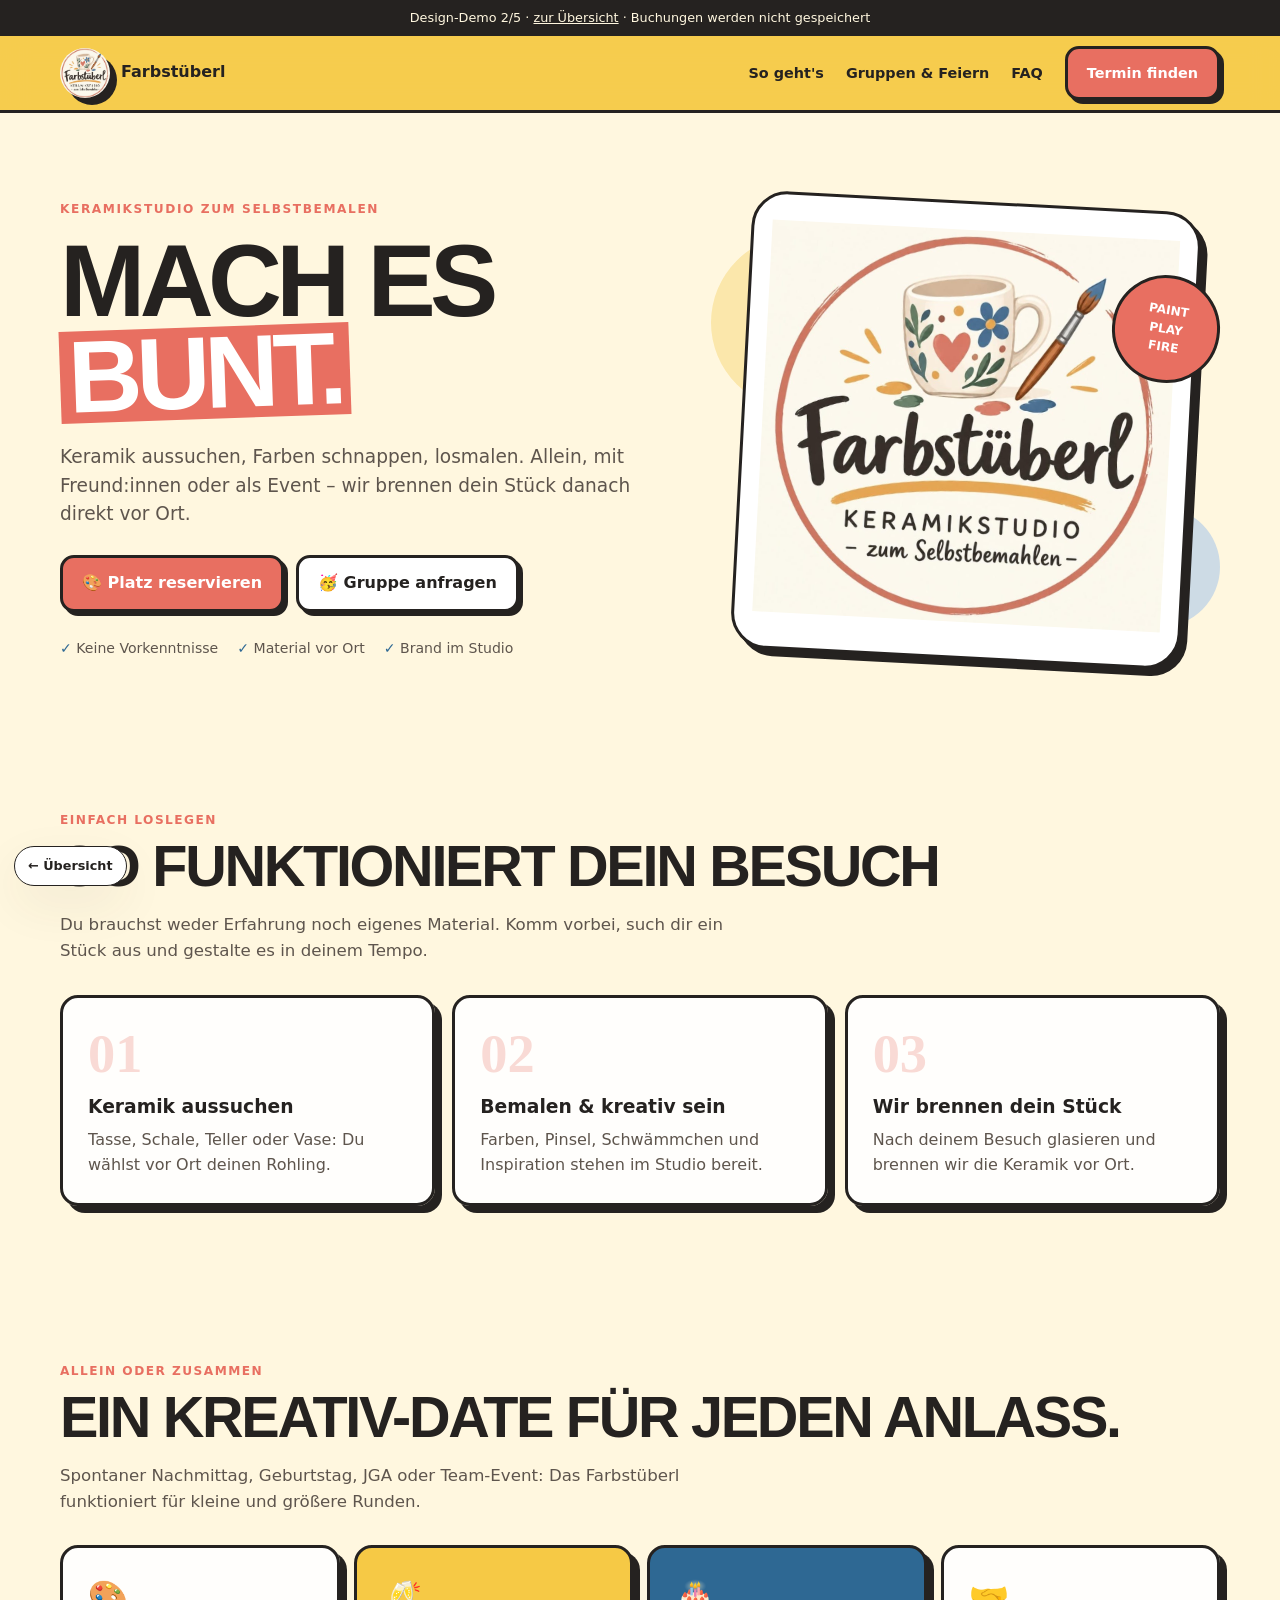
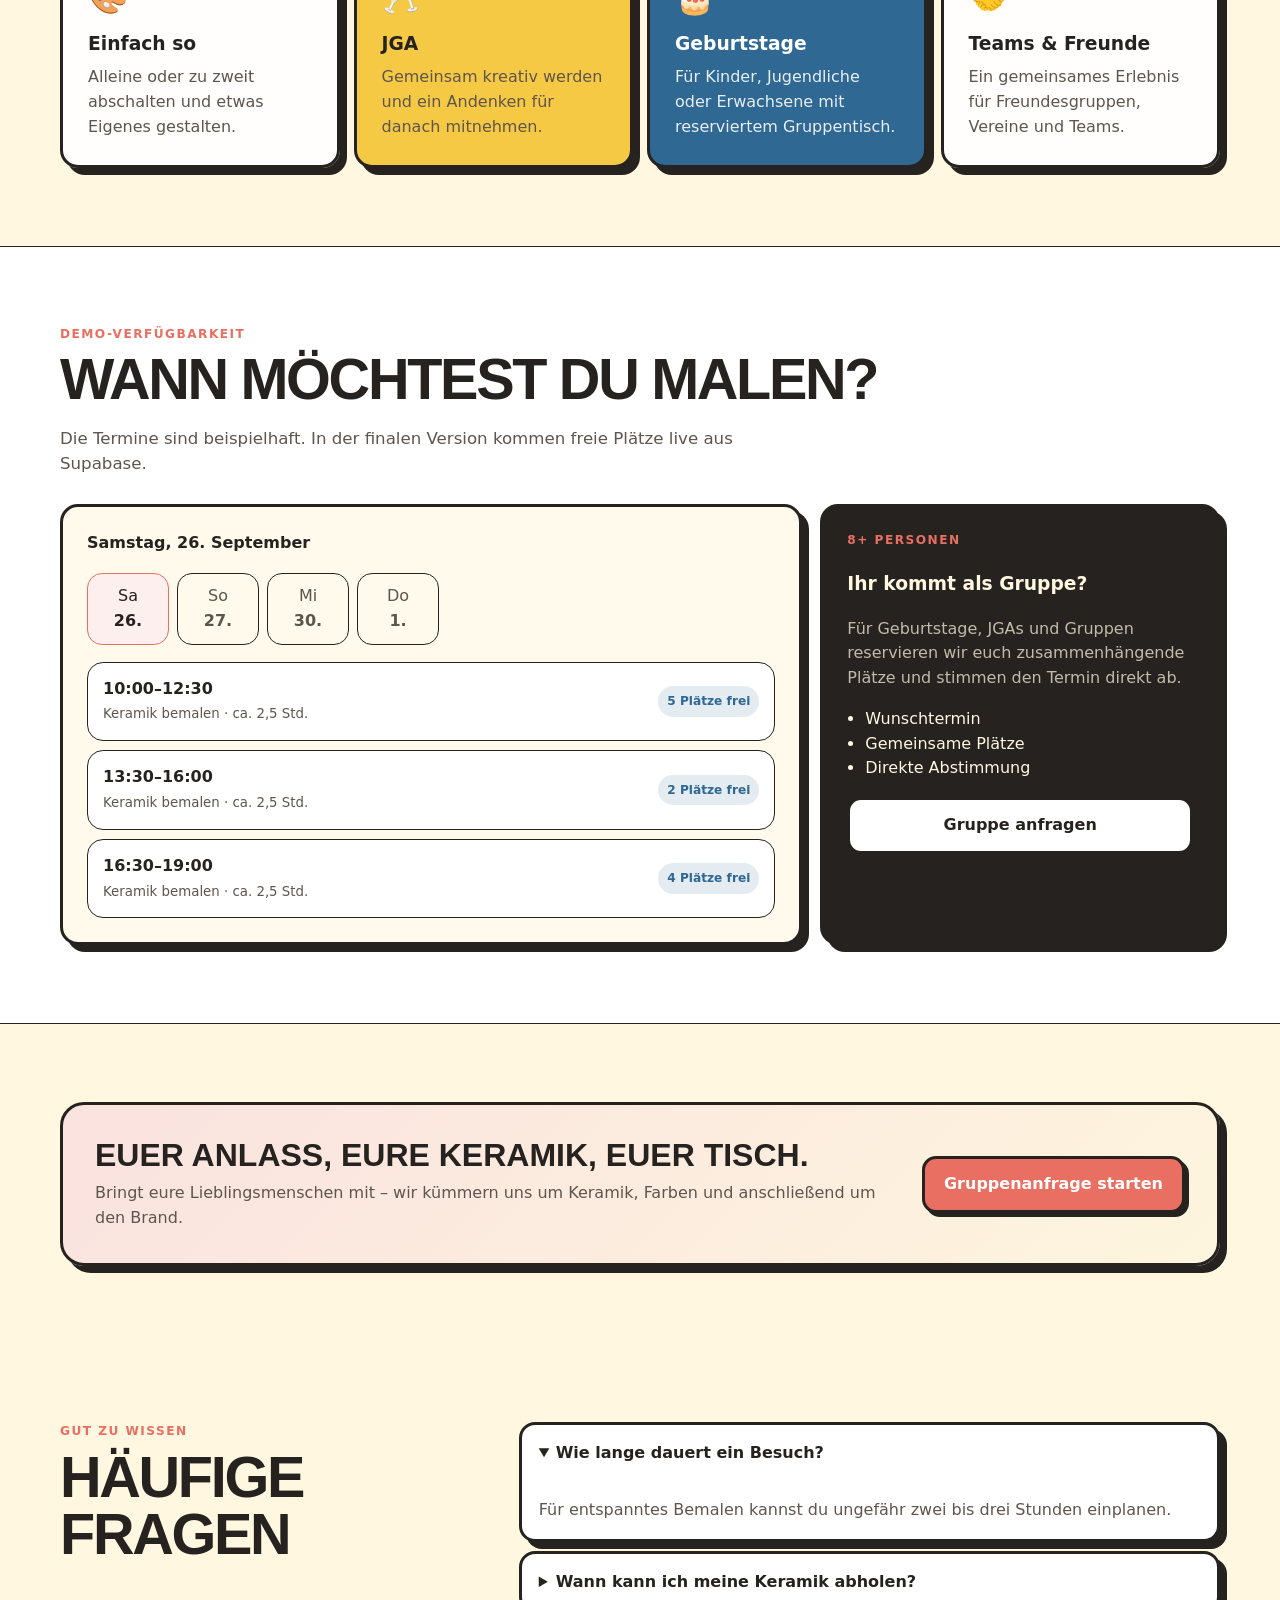
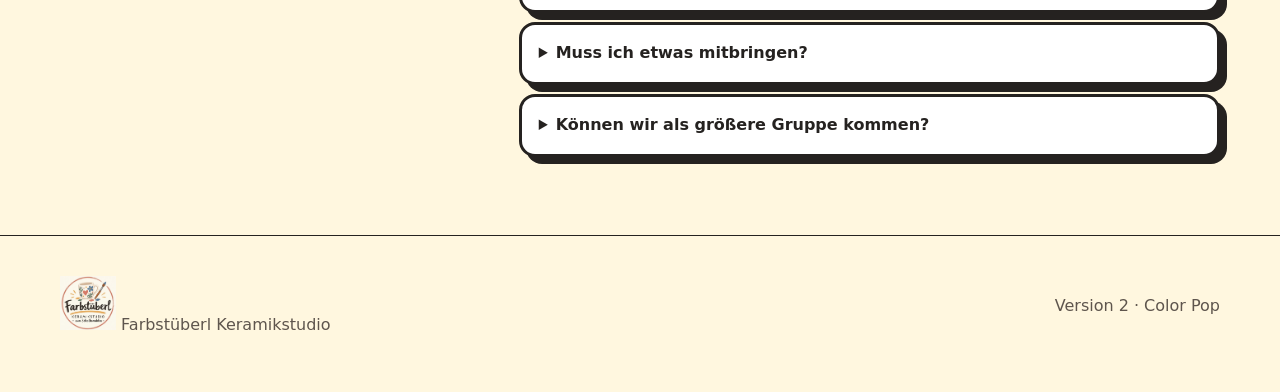
<file: version-2/index.html>
<!doctype html><html lang="de" class="theme-2"><head><meta charset="utf-8"><meta name="viewport" content="width=device-width,initial-scale=1"><meta name="description" content="Farbstüberl Keramikstudio – Keramik selbst bemalen, Gruppen, Geburtstage, JGA und Buchung."><title>Farbstüberl · Version 2 – Color Pop</title><link rel="icon" href="../assets/e988e563-e291-4634-ac6d-7176b9a5bbd1.jpeg"><link rel="stylesheet" href="../assets/demo.css"></head><body>
<div class="demo-bar">Design-Demo 2/5 · <a href="../">zur Übersicht</a> · Buchungen werden nicht gespeichert</div>
<header><div class="wrap"><nav><a class="brand" href="#"><img src="../assets/e988e563-e291-4634-ac6d-7176b9a5bbd1.jpeg" alt="Farbstüberl Logo"><span>Farbstüberl</span></a><div class="navlinks"><a href="#ablauf">So geht's</a><a href="#anlaesse">Gruppen & Feiern</a><a href="#faq">FAQ</a><a class="btn" href="#buchen">Termin finden</a></div></nav></div></header>
<main><section class="hero"><div class="wrap hero-grid"><div><div class="eyebrow">Keramikstudio zum Selbstbemalen</div><h1>Mach es<br><span>bunt.</span></h1><p class="lead">Keramik aussuchen, Farben schnappen, losmalen. Allein, mit Freund:innen oder als Event – wir brennen dein Stück danach direkt vor Ort.</p><div class="actions"><a class="btn" href="#buchen">🎨 Platz reservieren</a><button class="btn alt group-btn">🥳 Gruppe anfragen</button></div><div class="micro"><span><b>✓</b> Keine Vorkenntnisse</span><span><b>✓</b> Material vor Ort</span><span><b>✓</b> Brand im Studio</span></div></div><div class="hero-art"><div class="blob a"></div><div class="blob b"></div><div class="logo-card"><img src="../assets/e988e563-e291-4634-ac6d-7176b9a5bbd1.jpeg" alt="Farbstüberl Keramikstudio"></div><div class="stamp">PAINT<br>PLAY<br>FIRE</div></div></div></section>
<section id="ablauf"><div class="wrap"><div class="kicker">Einfach loslegen</div><h2>So funktioniert dein Besuch</h2><p class="copy">Du brauchst weder Erfahrung noch eigenes Material. Komm vorbei, such dir ein Stück aus und gestalte es in deinem Tempo.</p><div class="cards"><article class="card step"><div class="num">01</div><h3>Keramik aussuchen</h3><p>Tasse, Schale, Teller oder Vase: Du wählst vor Ort deinen Rohling.</p></article><article class="card step"><div class="num">02</div><h3>Bemalen & kreativ sein</h3><p>Farben, Pinsel, Schwämmchen und Inspiration stehen im Studio bereit.</p></article><article class="card step"><div class="num">03</div><h3>Wir brennen dein Stück</h3><p>Nach deinem Besuch glasieren und brennen wir die Keramik vor Ort.</p></article></div></div></section>
<section id="anlaesse"><div class="wrap"><div class="kicker">Allein oder zusammen</div><h2>Ein Kreativ-Date für jeden Anlass.</h2><p class="copy">Spontaner Nachmittag, Geburtstag, JGA oder Team-Event: Das Farbstüberl funktioniert für kleine und größere Runden.</p><div class="occasion-grid"><article class="card occasion"><span class="emoji">🎨</span><div><h3>Einfach so</h3><p>Alleine oder zu zweit abschalten und etwas Eigenes gestalten.</p></div></article><article class="card occasion"><span class="emoji">🥂</span><div><h3>JGA</h3><p>Gemeinsam kreativ werden und ein Andenken für danach mitnehmen.</p></div></article><article class="card occasion"><span class="emoji">🎂</span><div><h3>Geburtstage</h3><p>Für Kinder, Jugendliche oder Erwachsene mit reserviertem Gruppentisch.</p></div></article><article class="card occasion"><span class="emoji">🤝</span><div><h3>Teams & Freunde</h3><p>Ein gemeinsames Erlebnis für Freundesgruppen, Vereine und Teams.</p></div></article></div></div></section>
<section class="booking" id="buchen"><div class="wrap"><div class="kicker">Demo-Verfügbarkeit</div><h2>Wann möchtest du malen?</h2><p class="copy">Die Termine sind beispielhaft. In der finalen Version kommen freie Plätze live aus Supabase.</p><div class="bookgrid"><div class="panel"><strong>Samstag, 26. September</strong><div class="days"><div class="day active">Sa<br><b>26.</b></div><div class="day">So<br><b>27.</b></div><div class="day">Mi<br><b>30.</b></div><div class="day">Do<br><b>1.</b></div></div><div class="slots"><button class="slot" data-slot="Samstag, 26. September · 10:00–12:30"><span><b>10:00–12:30</b><br><small>Keramik bemalen · ca. 2,5 Std.</small></span><span class="free">5 Plätze frei</span></button><button class="slot" data-slot="Samstag, 26. September · 13:30–16:00"><span><b>13:30–16:00</b><br><small>Keramik bemalen · ca. 2,5 Std.</small></span><span class="free">2 Plätze frei</span></button><button class="slot" data-slot="Samstag, 26. September · 16:30–19:00"><span><b>16:30–19:00</b><br><small>Keramik bemalen · ca. 2,5 Std.</small></span><span class="free">4 Plätze frei</span></button></div></div><aside class="panel groupbox"><div class="kicker">8+ Personen</div><h3>Ihr kommt als Gruppe?</h3><p>Für Geburtstage, JGAs und Gruppen reservieren wir euch zusammenhängende Plätze und stimmen den Termin direkt ab.</p><ul><li>Wunschtermin</li><li>Gemeinsame Plätze</li><li>Direkte Abstimmung</li></ul><button class="btn group-btn">Gruppe anfragen</button></aside></div></div></section>
<section><div class="wrap"><div class="cta"><div><h3>Euer Anlass, eure Keramik, euer Tisch.</h3><p>Bringt eure Lieblingsmenschen mit – wir kümmern uns um Keramik, Farben und anschließend um den Brand.</p></div><button class="btn group-btn">Gruppenanfrage starten</button></div></div></section>
<section id="faq"><div class="wrap faq"><div><div class="kicker">Gut zu wissen</div><h2>Häufige Fragen</h2></div><div class="faqs"><details open><summary>Wie lange dauert ein Besuch?</summary><p>Für entspanntes Bemalen kannst du ungefähr zwei bis drei Stunden einplanen.</p></details><details><summary>Wann kann ich meine Keramik abholen?</summary><p>Nach dem Bemalen wird dein Stück glasiert und direkt im Studio gebrannt. Den Abholtermin teilen wir dir mit.</p></details><details><summary>Muss ich etwas mitbringen?</summary><p>Nein. Keramik, Farben, Pinsel und weiteres Material gibt es vor Ort.</p></details><details><summary>Können wir als größere Gruppe kommen?</summary><p>Ja. Für JGA, Geburtstag und andere Gruppen empfehlen wir die Gruppenanfrage.</p></details></div></div></section></main>
<footer><div class="wrap foot"><div><img src="../assets/e988e563-e291-4634-ac6d-7176b9a5bbd1.jpeg" alt=""> Farbstüberl Keramikstudio</div><div>Version 2 · Color Pop</div></div></footer><a class="back" href="../">← Übersicht</a>
<div class="modal"><div class="modal-panel"><button class="modal-close" aria-label="Schließen">×</button><h3>Platz reservieren</h3><p>Demo – es werden keine Daten gespeichert.</p><div id="chosen"></div><form class="form" id="demo-form" onsubmit="event.preventDefault();this.style.display='none';document.getElementById('success').hidden=false"><input placeholder="Name" required><input type="email" placeholder="E-Mail" required><select><option>1 Person</option><option>2 Personen</option><option>3 Personen</option><option>4 Personen</option><option>5+ Personen</option></select><select><option>Einfach so</option><option>Geburtstag</option><option>JGA</option><option>Team</option></select><button class="btn" type="submit">Demo-Buchung absenden</button></form><div class="success" id="success" hidden><h3>✓ Sieht gut aus!</h3><p>In der echten Version wäre die Buchung jetzt gespeichert und bestätigt.</p><button class="btn modal-close">Schließen</button></div></div></div><script src="../assets/demo.js"></script></body></html>
</file>
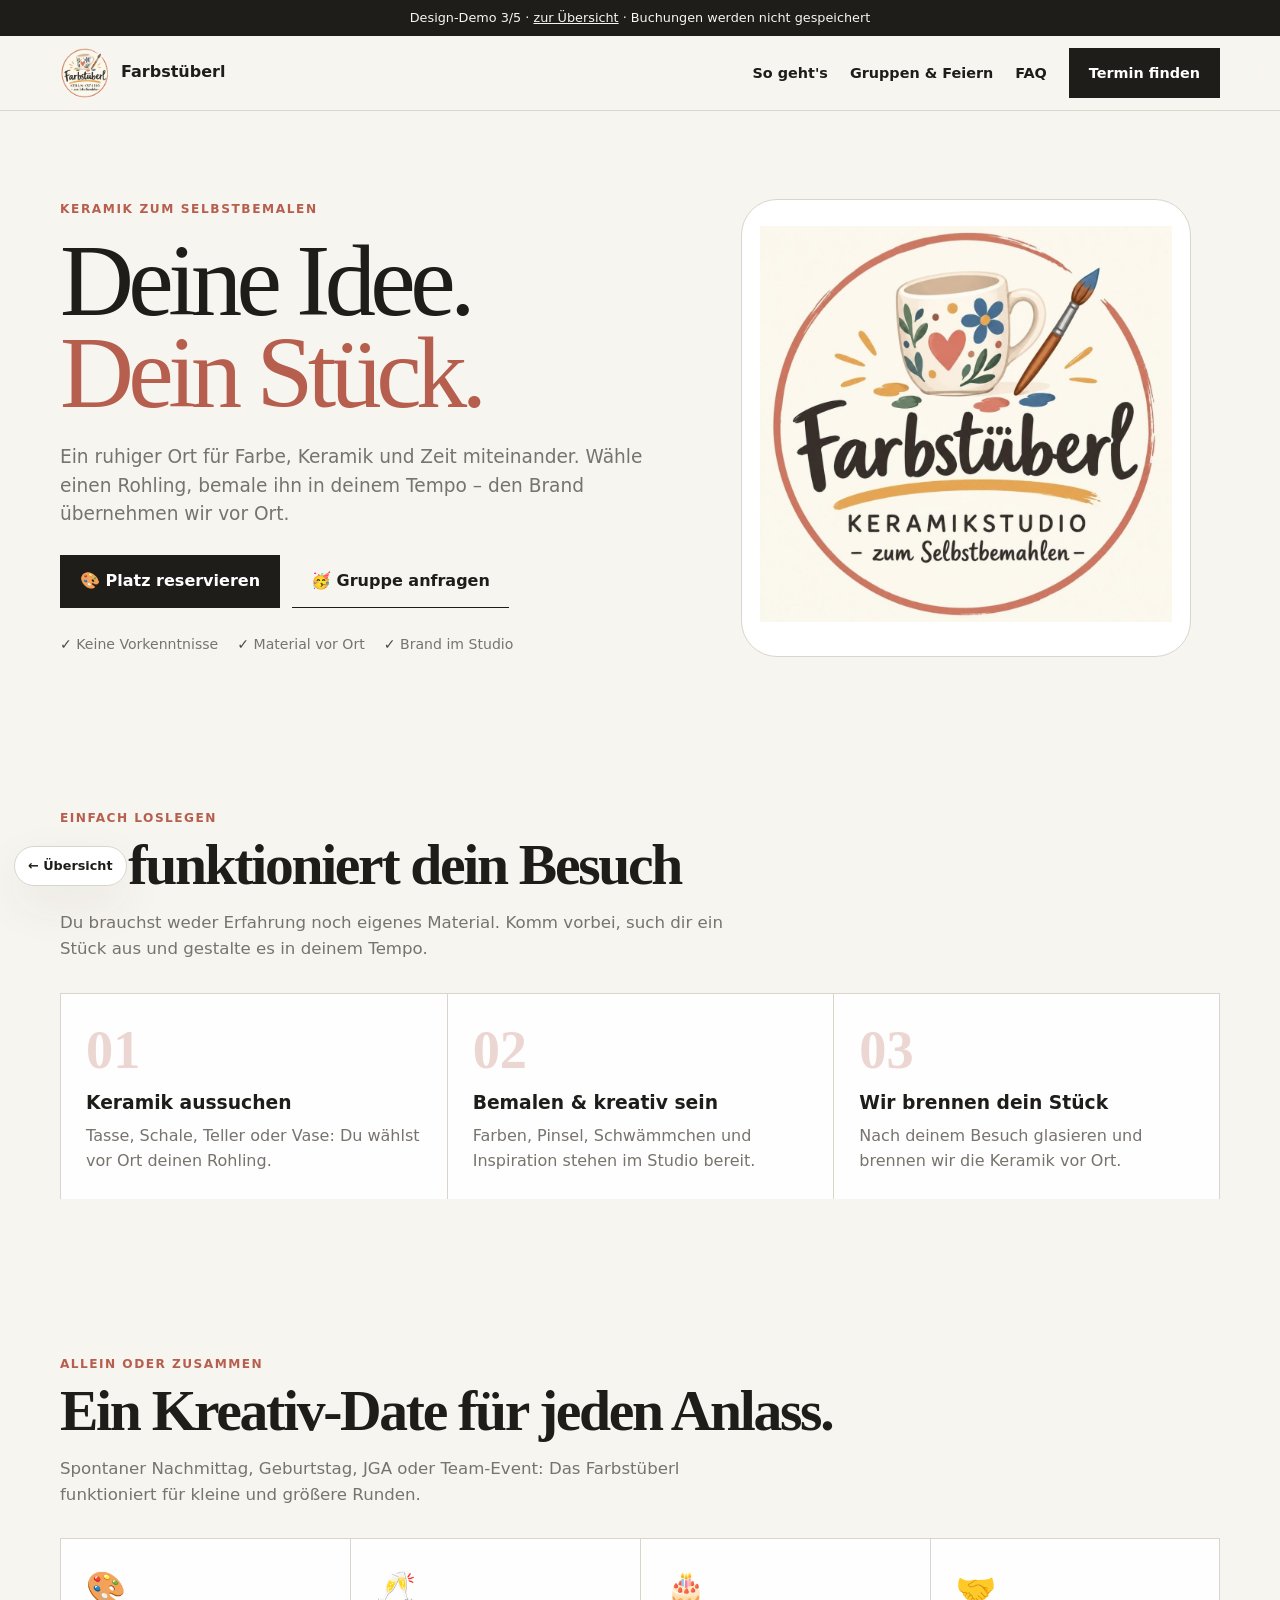
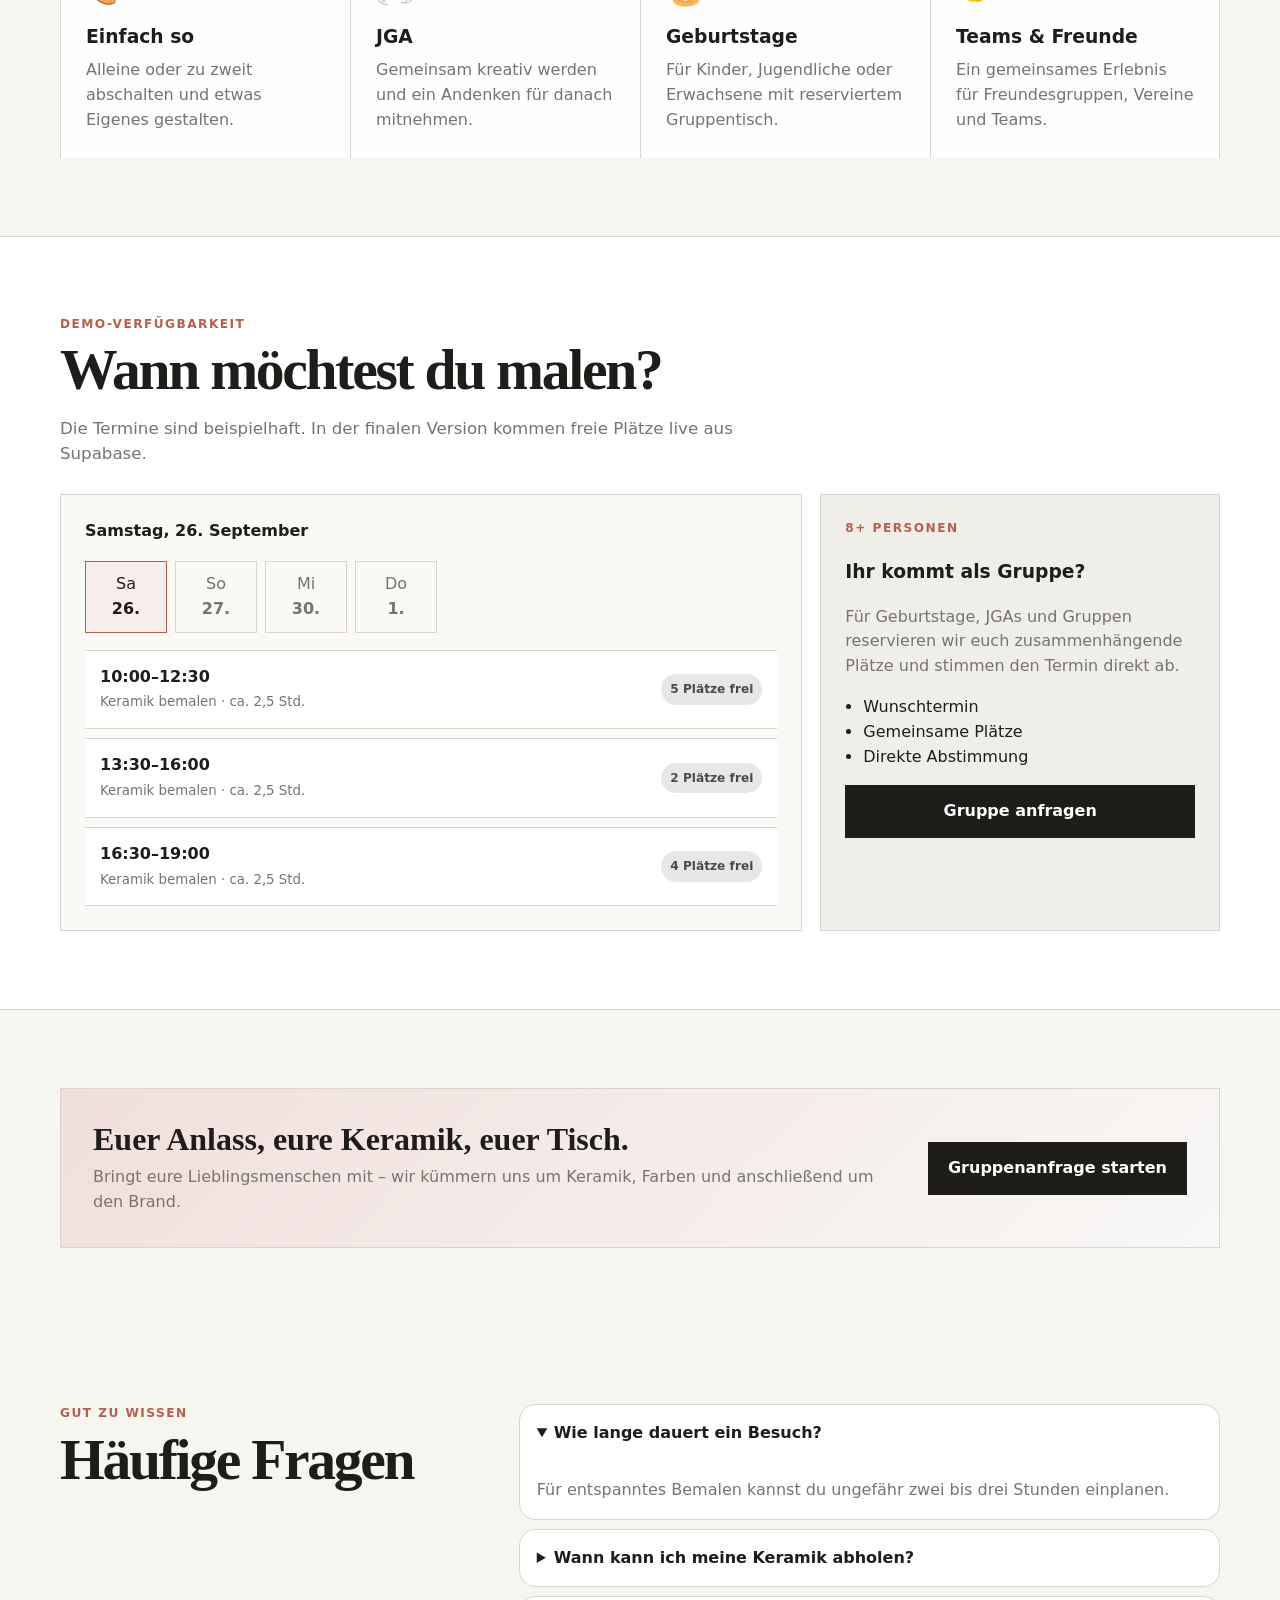
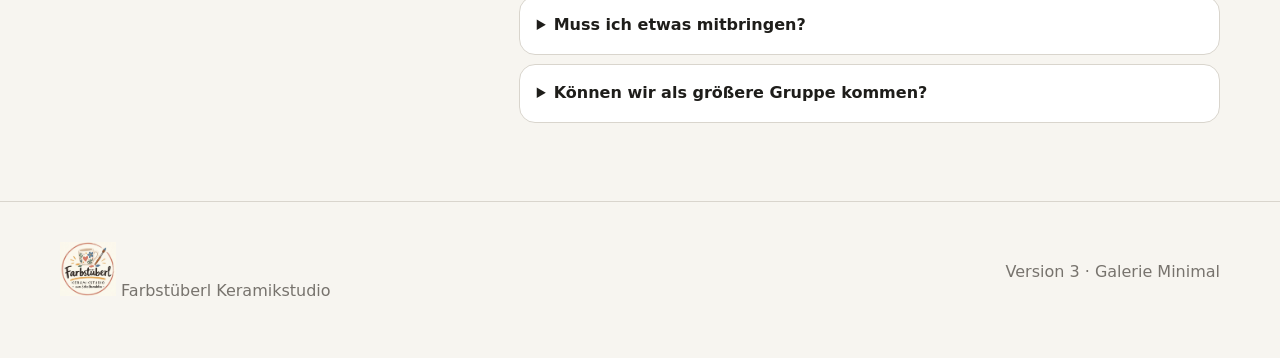
<file: version-3/index.html>
<!doctype html><html lang="de" class="theme-3"><head><meta charset="utf-8"><meta name="viewport" content="width=device-width,initial-scale=1"><meta name="description" content="Farbstüberl Keramikstudio – Keramik selbst bemalen, Gruppen, Geburtstage, JGA und Buchung."><title>Farbstüberl · Version 3 – Galerie Minimal</title><link rel="icon" href="../assets/e988e563-e291-4634-ac6d-7176b9a5bbd1.jpeg"><link rel="stylesheet" href="../assets/demo.css"></head><body>
<div class="demo-bar">Design-Demo 3/5 · <a href="../">zur Übersicht</a> · Buchungen werden nicht gespeichert</div>
<header><div class="wrap"><nav><a class="brand" href="#"><img src="../assets/e988e563-e291-4634-ac6d-7176b9a5bbd1.jpeg" alt="Farbstüberl Logo"><span>Farbstüberl</span></a><div class="navlinks"><a href="#ablauf">So geht's</a><a href="#anlaesse">Gruppen & Feiern</a><a href="#faq">FAQ</a><a class="btn" href="#buchen">Termin finden</a></div></nav></div></header>
<main><section class="hero"><div class="wrap hero-grid"><div><div class="eyebrow">Keramik zum Selbstbemalen</div><h1>Deine Idee.<br><span>Dein Stück.</span></h1><p class="lead">Ein ruhiger Ort für Farbe, Keramik und Zeit miteinander. Wähle einen Rohling, bemale ihn in deinem Tempo – den Brand übernehmen wir vor Ort.</p><div class="actions"><a class="btn" href="#buchen">🎨 Platz reservieren</a><button class="btn alt group-btn">🥳 Gruppe anfragen</button></div><div class="micro"><span><b>✓</b> Keine Vorkenntnisse</span><span><b>✓</b> Material vor Ort</span><span><b>✓</b> Brand im Studio</span></div></div><div class="hero-art"><div class="blob a"></div><div class="blob b"></div><div class="logo-card"><img src="../assets/e988e563-e291-4634-ac6d-7176b9a5bbd1.jpeg" alt="Farbstüberl Keramikstudio"></div><div class="stamp">STUDIO</div></div></div></section>
<section id="ablauf"><div class="wrap"><div class="kicker">Einfach loslegen</div><h2>So funktioniert dein Besuch</h2><p class="copy">Du brauchst weder Erfahrung noch eigenes Material. Komm vorbei, such dir ein Stück aus und gestalte es in deinem Tempo.</p><div class="cards"><article class="card step"><div class="num">01</div><h3>Keramik aussuchen</h3><p>Tasse, Schale, Teller oder Vase: Du wählst vor Ort deinen Rohling.</p></article><article class="card step"><div class="num">02</div><h3>Bemalen & kreativ sein</h3><p>Farben, Pinsel, Schwämmchen und Inspiration stehen im Studio bereit.</p></article><article class="card step"><div class="num">03</div><h3>Wir brennen dein Stück</h3><p>Nach deinem Besuch glasieren und brennen wir die Keramik vor Ort.</p></article></div></div></section>
<section id="anlaesse"><div class="wrap"><div class="kicker">Allein oder zusammen</div><h2>Ein Kreativ-Date für jeden Anlass.</h2><p class="copy">Spontaner Nachmittag, Geburtstag, JGA oder Team-Event: Das Farbstüberl funktioniert für kleine und größere Runden.</p><div class="occasion-grid"><article class="card occasion"><span class="emoji">🎨</span><div><h3>Einfach so</h3><p>Alleine oder zu zweit abschalten und etwas Eigenes gestalten.</p></div></article><article class="card occasion"><span class="emoji">🥂</span><div><h3>JGA</h3><p>Gemeinsam kreativ werden und ein Andenken für danach mitnehmen.</p></div></article><article class="card occasion"><span class="emoji">🎂</span><div><h3>Geburtstage</h3><p>Für Kinder, Jugendliche oder Erwachsene mit reserviertem Gruppentisch.</p></div></article><article class="card occasion"><span class="emoji">🤝</span><div><h3>Teams & Freunde</h3><p>Ein gemeinsames Erlebnis für Freundesgruppen, Vereine und Teams.</p></div></article></div></div></section>
<section class="booking" id="buchen"><div class="wrap"><div class="kicker">Demo-Verfügbarkeit</div><h2>Wann möchtest du malen?</h2><p class="copy">Die Termine sind beispielhaft. In der finalen Version kommen freie Plätze live aus Supabase.</p><div class="bookgrid"><div class="panel"><strong>Samstag, 26. September</strong><div class="days"><div class="day active">Sa<br><b>26.</b></div><div class="day">So<br><b>27.</b></div><div class="day">Mi<br><b>30.</b></div><div class="day">Do<br><b>1.</b></div></div><div class="slots"><button class="slot" data-slot="Samstag, 26. September · 10:00–12:30"><span><b>10:00–12:30</b><br><small>Keramik bemalen · ca. 2,5 Std.</small></span><span class="free">5 Plätze frei</span></button><button class="slot" data-slot="Samstag, 26. September · 13:30–16:00"><span><b>13:30–16:00</b><br><small>Keramik bemalen · ca. 2,5 Std.</small></span><span class="free">2 Plätze frei</span></button><button class="slot" data-slot="Samstag, 26. September · 16:30–19:00"><span><b>16:30–19:00</b><br><small>Keramik bemalen · ca. 2,5 Std.</small></span><span class="free">4 Plätze frei</span></button></div></div><aside class="panel groupbox"><div class="kicker">8+ Personen</div><h3>Ihr kommt als Gruppe?</h3><p>Für Geburtstage, JGAs und Gruppen reservieren wir euch zusammenhängende Plätze und stimmen den Termin direkt ab.</p><ul><li>Wunschtermin</li><li>Gemeinsame Plätze</li><li>Direkte Abstimmung</li></ul><button class="btn group-btn">Gruppe anfragen</button></aside></div></div></section>
<section><div class="wrap"><div class="cta"><div><h3>Euer Anlass, eure Keramik, euer Tisch.</h3><p>Bringt eure Lieblingsmenschen mit – wir kümmern uns um Keramik, Farben und anschließend um den Brand.</p></div><button class="btn group-btn">Gruppenanfrage starten</button></div></div></section>
<section id="faq"><div class="wrap faq"><div><div class="kicker">Gut zu wissen</div><h2>Häufige Fragen</h2></div><div class="faqs"><details open><summary>Wie lange dauert ein Besuch?</summary><p>Für entspanntes Bemalen kannst du ungefähr zwei bis drei Stunden einplanen.</p></details><details><summary>Wann kann ich meine Keramik abholen?</summary><p>Nach dem Bemalen wird dein Stück glasiert und direkt im Studio gebrannt. Den Abholtermin teilen wir dir mit.</p></details><details><summary>Muss ich etwas mitbringen?</summary><p>Nein. Keramik, Farben, Pinsel und weiteres Material gibt es vor Ort.</p></details><details><summary>Können wir als größere Gruppe kommen?</summary><p>Ja. Für JGA, Geburtstag und andere Gruppen empfehlen wir die Gruppenanfrage.</p></details></div></div></section></main>
<footer><div class="wrap foot"><div><img src="../assets/e988e563-e291-4634-ac6d-7176b9a5bbd1.jpeg" alt=""> Farbstüberl Keramikstudio</div><div>Version 3 · Galerie Minimal</div></div></footer><a class="back" href="../">← Übersicht</a>
<div class="modal"><div class="modal-panel"><button class="modal-close" aria-label="Schließen">×</button><h3>Platz reservieren</h3><p>Demo – es werden keine Daten gespeichert.</p><div id="chosen"></div><form class="form" id="demo-form" onsubmit="event.preventDefault();this.style.display='none';document.getElementById('success').hidden=false"><input placeholder="Name" required><input type="email" placeholder="E-Mail" required><select><option>1 Person</option><option>2 Personen</option><option>3 Personen</option><option>4 Personen</option><option>5+ Personen</option></select><select><option>Einfach so</option><option>Geburtstag</option><option>JGA</option><option>Team</option></select><button class="btn" type="submit">Demo-Buchung absenden</button></form><div class="success" id="success" hidden><h3>✓ Sieht gut aus!</h3><p>In der echten Version wäre die Buchung jetzt gespeichert und bestätigt.</p><button class="btn modal-close">Schließen</button></div></div></div><script src="../assets/demo.js"></script></body></html>
</file>
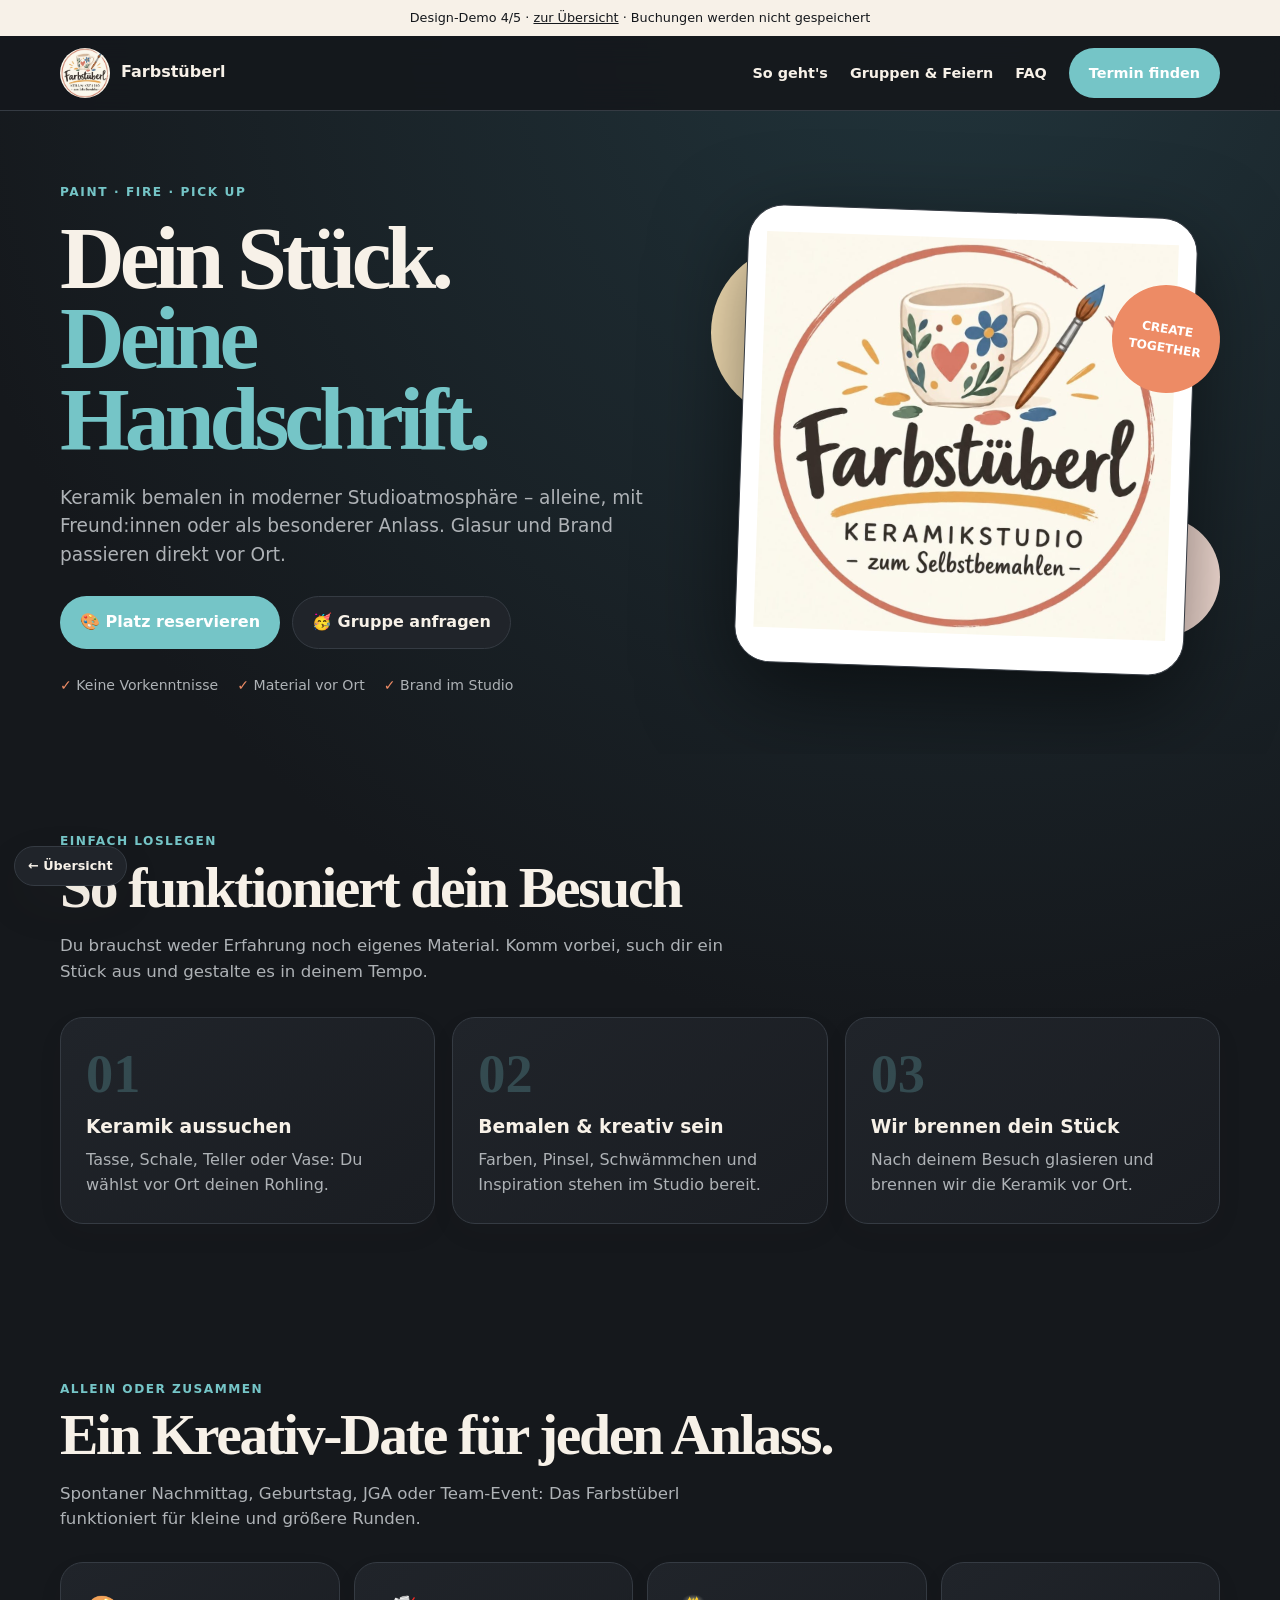
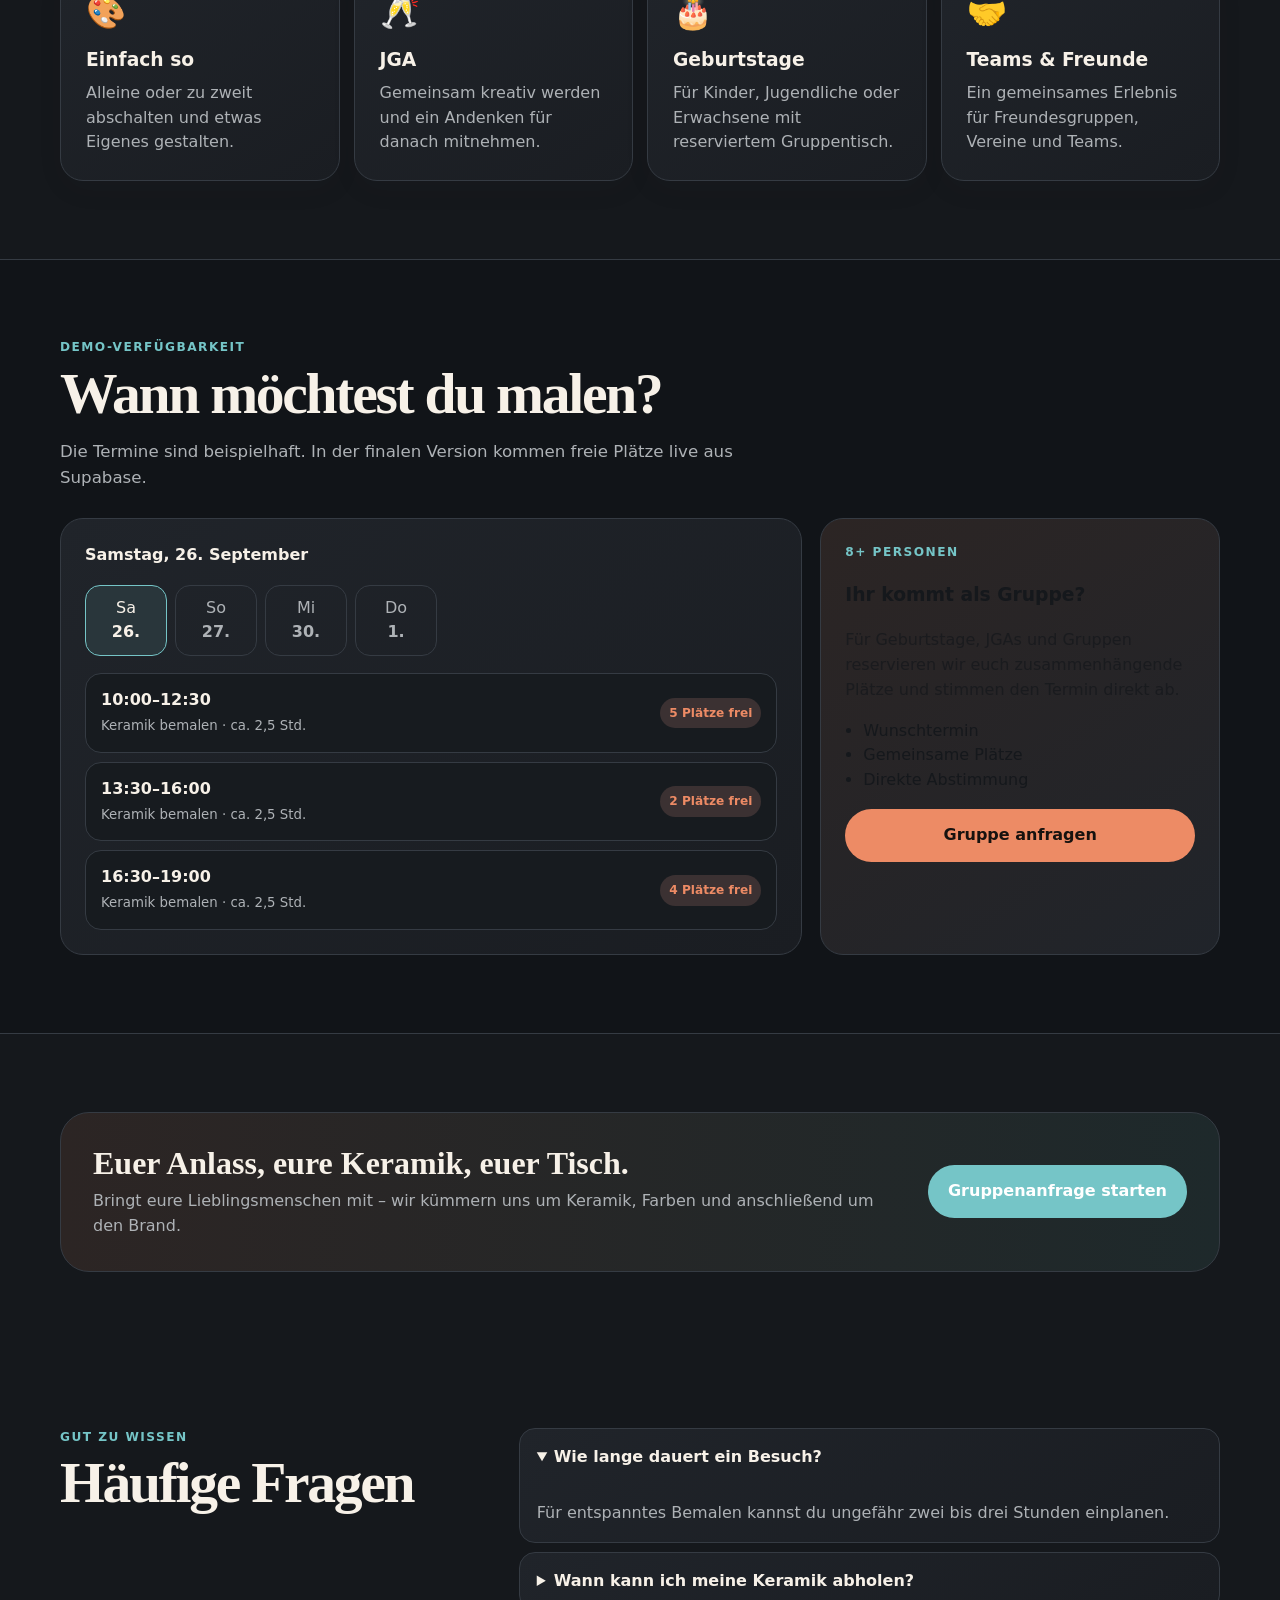
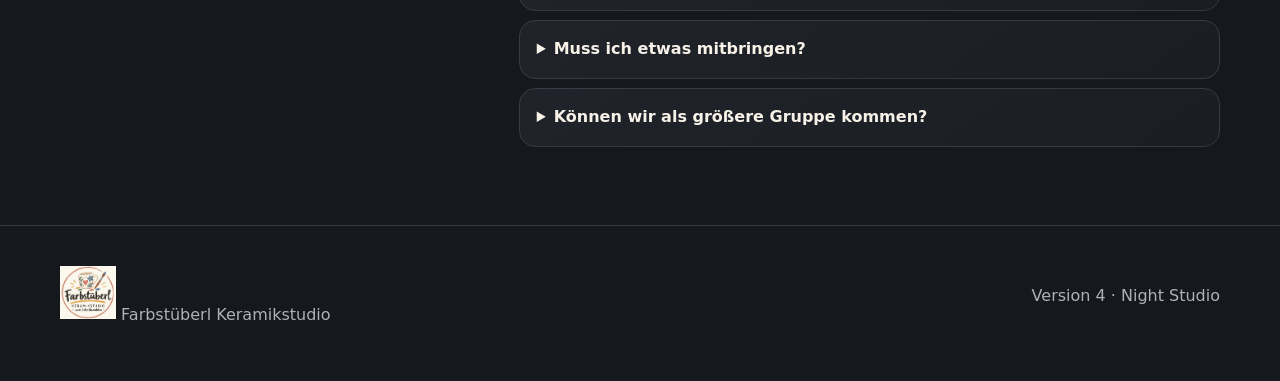
<file: version-4/index.html>
<!doctype html><html lang="de" class="theme-4"><head><meta charset="utf-8"><meta name="viewport" content="width=device-width,initial-scale=1"><meta name="description" content="Farbstüberl Keramikstudio – Keramik selbst bemalen, Gruppen, Geburtstage, JGA und Buchung."><title>Farbstüberl · Version 4 – Night Studio</title><link rel="icon" href="../assets/e988e563-e291-4634-ac6d-7176b9a5bbd1.jpeg"><link rel="stylesheet" href="../assets/demo.css"></head><body>
<div class="demo-bar">Design-Demo 4/5 · <a href="../">zur Übersicht</a> · Buchungen werden nicht gespeichert</div>
<header><div class="wrap"><nav><a class="brand" href="#"><img src="../assets/e988e563-e291-4634-ac6d-7176b9a5bbd1.jpeg" alt="Farbstüberl Logo"><span>Farbstüberl</span></a><div class="navlinks"><a href="#ablauf">So geht's</a><a href="#anlaesse">Gruppen & Feiern</a><a href="#faq">FAQ</a><a class="btn" href="#buchen">Termin finden</a></div></nav></div></header>
<main><section class="hero"><div class="wrap hero-grid"><div><div class="eyebrow">Paint · Fire · Pick up</div><h1>Dein Stück.<br><span>Deine Handschrift.</span></h1><p class="lead">Keramik bemalen in moderner Studioatmosphäre – alleine, mit Freund:innen oder als besonderer Anlass. Glasur und Brand passieren direkt vor Ort.</p><div class="actions"><a class="btn" href="#buchen">🎨 Platz reservieren</a><button class="btn alt group-btn">🥳 Gruppe anfragen</button></div><div class="micro"><span><b>✓</b> Keine Vorkenntnisse</span><span><b>✓</b> Material vor Ort</span><span><b>✓</b> Brand im Studio</span></div></div><div class="hero-art"><div class="blob a"></div><div class="blob b"></div><div class="logo-card"><img src="../assets/e988e563-e291-4634-ac6d-7176b9a5bbd1.jpeg" alt="Farbstüberl Keramikstudio"></div><div class="stamp">CREATE<br>TOGETHER</div></div></div></section>
<section id="ablauf"><div class="wrap"><div class="kicker">Einfach loslegen</div><h2>So funktioniert dein Besuch</h2><p class="copy">Du brauchst weder Erfahrung noch eigenes Material. Komm vorbei, such dir ein Stück aus und gestalte es in deinem Tempo.</p><div class="cards"><article class="card step"><div class="num">01</div><h3>Keramik aussuchen</h3><p>Tasse, Schale, Teller oder Vase: Du wählst vor Ort deinen Rohling.</p></article><article class="card step"><div class="num">02</div><h3>Bemalen & kreativ sein</h3><p>Farben, Pinsel, Schwämmchen und Inspiration stehen im Studio bereit.</p></article><article class="card step"><div class="num">03</div><h3>Wir brennen dein Stück</h3><p>Nach deinem Besuch glasieren und brennen wir die Keramik vor Ort.</p></article></div></div></section>
<section id="anlaesse"><div class="wrap"><div class="kicker">Allein oder zusammen</div><h2>Ein Kreativ-Date für jeden Anlass.</h2><p class="copy">Spontaner Nachmittag, Geburtstag, JGA oder Team-Event: Das Farbstüberl funktioniert für kleine und größere Runden.</p><div class="occasion-grid"><article class="card occasion"><span class="emoji">🎨</span><div><h3>Einfach so</h3><p>Alleine oder zu zweit abschalten und etwas Eigenes gestalten.</p></div></article><article class="card occasion"><span class="emoji">🥂</span><div><h3>JGA</h3><p>Gemeinsam kreativ werden und ein Andenken für danach mitnehmen.</p></div></article><article class="card occasion"><span class="emoji">🎂</span><div><h3>Geburtstage</h3><p>Für Kinder, Jugendliche oder Erwachsene mit reserviertem Gruppentisch.</p></div></article><article class="card occasion"><span class="emoji">🤝</span><div><h3>Teams & Freunde</h3><p>Ein gemeinsames Erlebnis für Freundesgruppen, Vereine und Teams.</p></div></article></div></div></section>
<section class="booking" id="buchen"><div class="wrap"><div class="kicker">Demo-Verfügbarkeit</div><h2>Wann möchtest du malen?</h2><p class="copy">Die Termine sind beispielhaft. In der finalen Version kommen freie Plätze live aus Supabase.</p><div class="bookgrid"><div class="panel"><strong>Samstag, 26. September</strong><div class="days"><div class="day active">Sa<br><b>26.</b></div><div class="day">So<br><b>27.</b></div><div class="day">Mi<br><b>30.</b></div><div class="day">Do<br><b>1.</b></div></div><div class="slots"><button class="slot" data-slot="Samstag, 26. September · 10:00–12:30"><span><b>10:00–12:30</b><br><small>Keramik bemalen · ca. 2,5 Std.</small></span><span class="free">5 Plätze frei</span></button><button class="slot" data-slot="Samstag, 26. September · 13:30–16:00"><span><b>13:30–16:00</b><br><small>Keramik bemalen · ca. 2,5 Std.</small></span><span class="free">2 Plätze frei</span></button><button class="slot" data-slot="Samstag, 26. September · 16:30–19:00"><span><b>16:30–19:00</b><br><small>Keramik bemalen · ca. 2,5 Std.</small></span><span class="free">4 Plätze frei</span></button></div></div><aside class="panel groupbox"><div class="kicker">8+ Personen</div><h3>Ihr kommt als Gruppe?</h3><p>Für Geburtstage, JGAs und Gruppen reservieren wir euch zusammenhängende Plätze und stimmen den Termin direkt ab.</p><ul><li>Wunschtermin</li><li>Gemeinsame Plätze</li><li>Direkte Abstimmung</li></ul><button class="btn group-btn">Gruppe anfragen</button></aside></div></div></section>
<section><div class="wrap"><div class="cta"><div><h3>Euer Anlass, eure Keramik, euer Tisch.</h3><p>Bringt eure Lieblingsmenschen mit – wir kümmern uns um Keramik, Farben und anschließend um den Brand.</p></div><button class="btn group-btn">Gruppenanfrage starten</button></div></div></section>
<section id="faq"><div class="wrap faq"><div><div class="kicker">Gut zu wissen</div><h2>Häufige Fragen</h2></div><div class="faqs"><details open><summary>Wie lange dauert ein Besuch?</summary><p>Für entspanntes Bemalen kannst du ungefähr zwei bis drei Stunden einplanen.</p></details><details><summary>Wann kann ich meine Keramik abholen?</summary><p>Nach dem Bemalen wird dein Stück glasiert und direkt im Studio gebrannt. Den Abholtermin teilen wir dir mit.</p></details><details><summary>Muss ich etwas mitbringen?</summary><p>Nein. Keramik, Farben, Pinsel und weiteres Material gibt es vor Ort.</p></details><details><summary>Können wir als größere Gruppe kommen?</summary><p>Ja. Für JGA, Geburtstag und andere Gruppen empfehlen wir die Gruppenanfrage.</p></details></div></div></section></main>
<footer><div class="wrap foot"><div><img src="../assets/e988e563-e291-4634-ac6d-7176b9a5bbd1.jpeg" alt=""> Farbstüberl Keramikstudio</div><div>Version 4 · Night Studio</div></div></footer><a class="back" href="../">← Übersicht</a>
<div class="modal"><div class="modal-panel"><button class="modal-close" aria-label="Schließen">×</button><h3>Platz reservieren</h3><p>Demo – es werden keine Daten gespeichert.</p><div id="chosen"></div><form class="form" id="demo-form" onsubmit="event.preventDefault();this.style.display='none';document.getElementById('success').hidden=false"><input placeholder="Name" required><input type="email" placeholder="E-Mail" required><select><option>1 Person</option><option>2 Personen</option><option>3 Personen</option><option>4 Personen</option><option>5+ Personen</option></select><select><option>Einfach so</option><option>Geburtstag</option><option>JGA</option><option>Team</option></select><button class="btn" type="submit">Demo-Buchung absenden</button></form><div class="success" id="success" hidden><h3>✓ Sieht gut aus!</h3><p>In der echten Version wäre die Buchung jetzt gespeichert und bestätigt.</p><button class="btn modal-close">Schließen</button></div></div></div><script src="../assets/demo.js"></script></body></html>
</file>
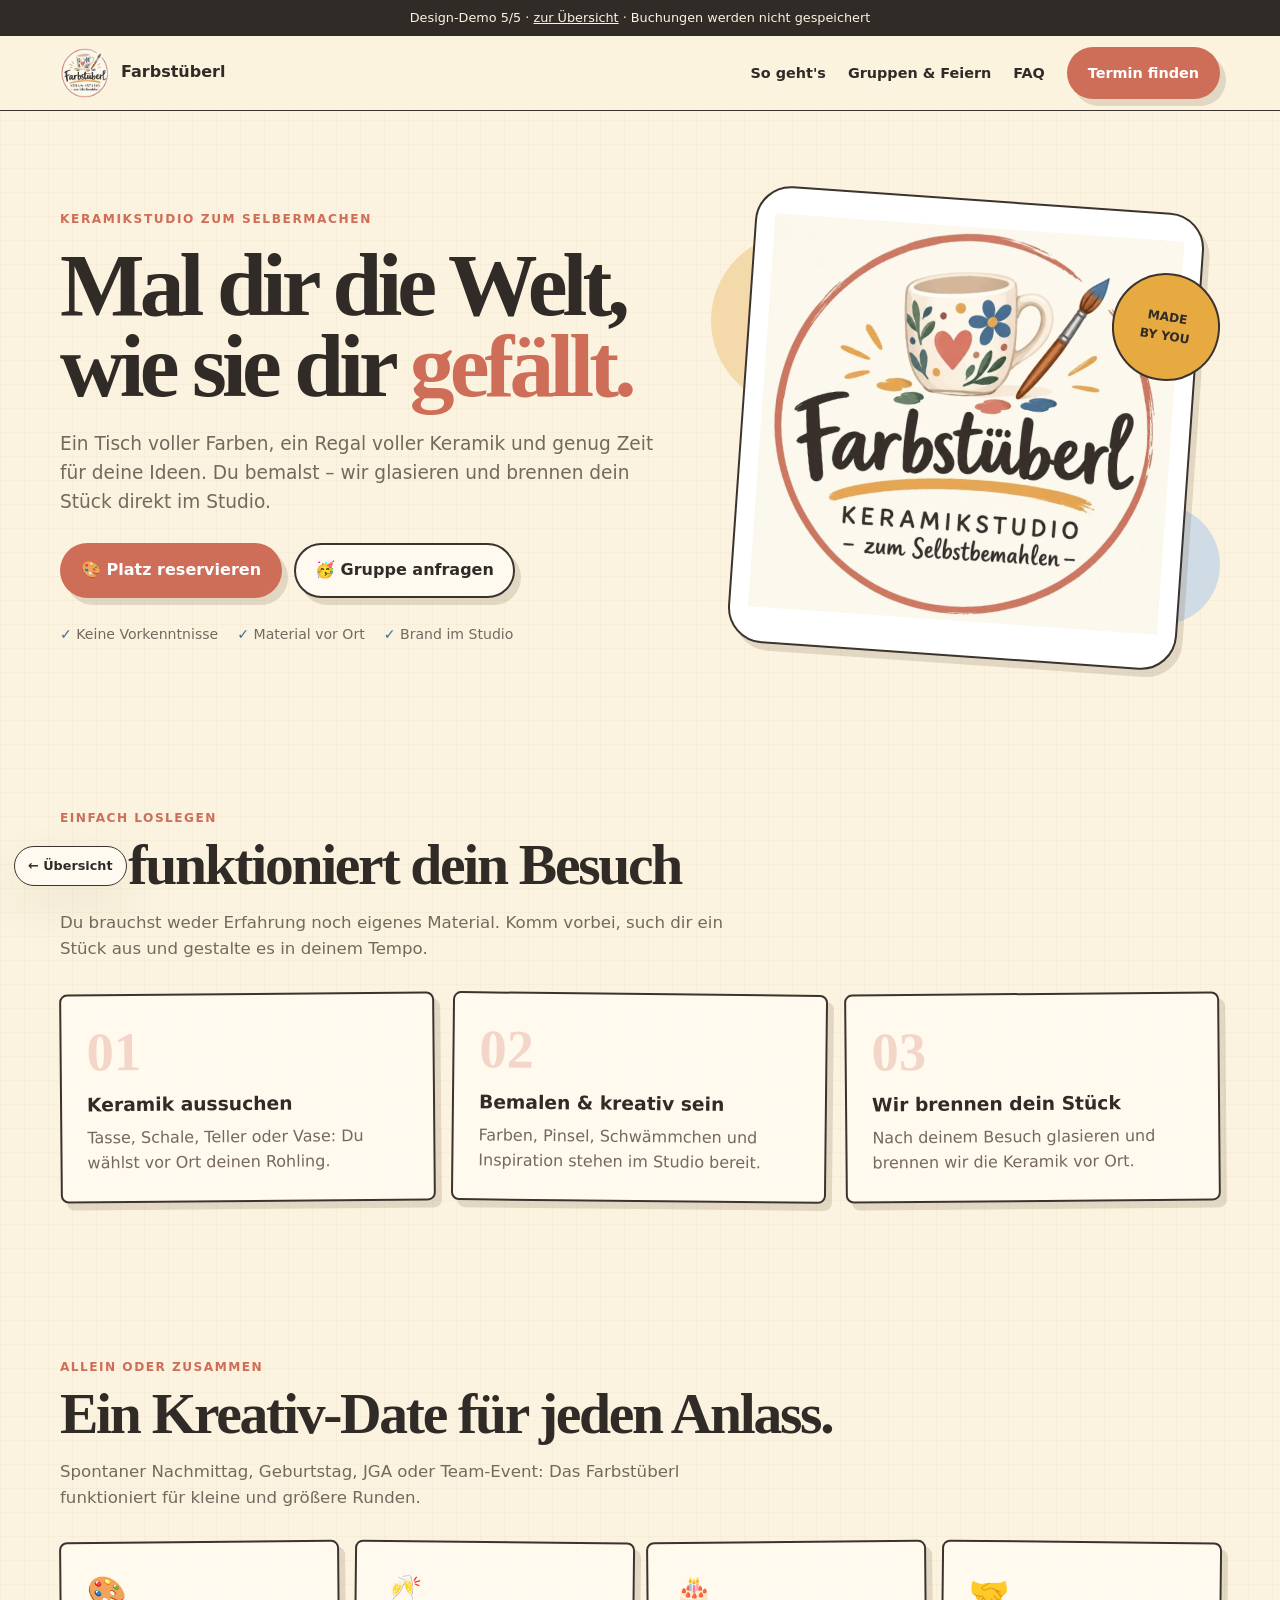
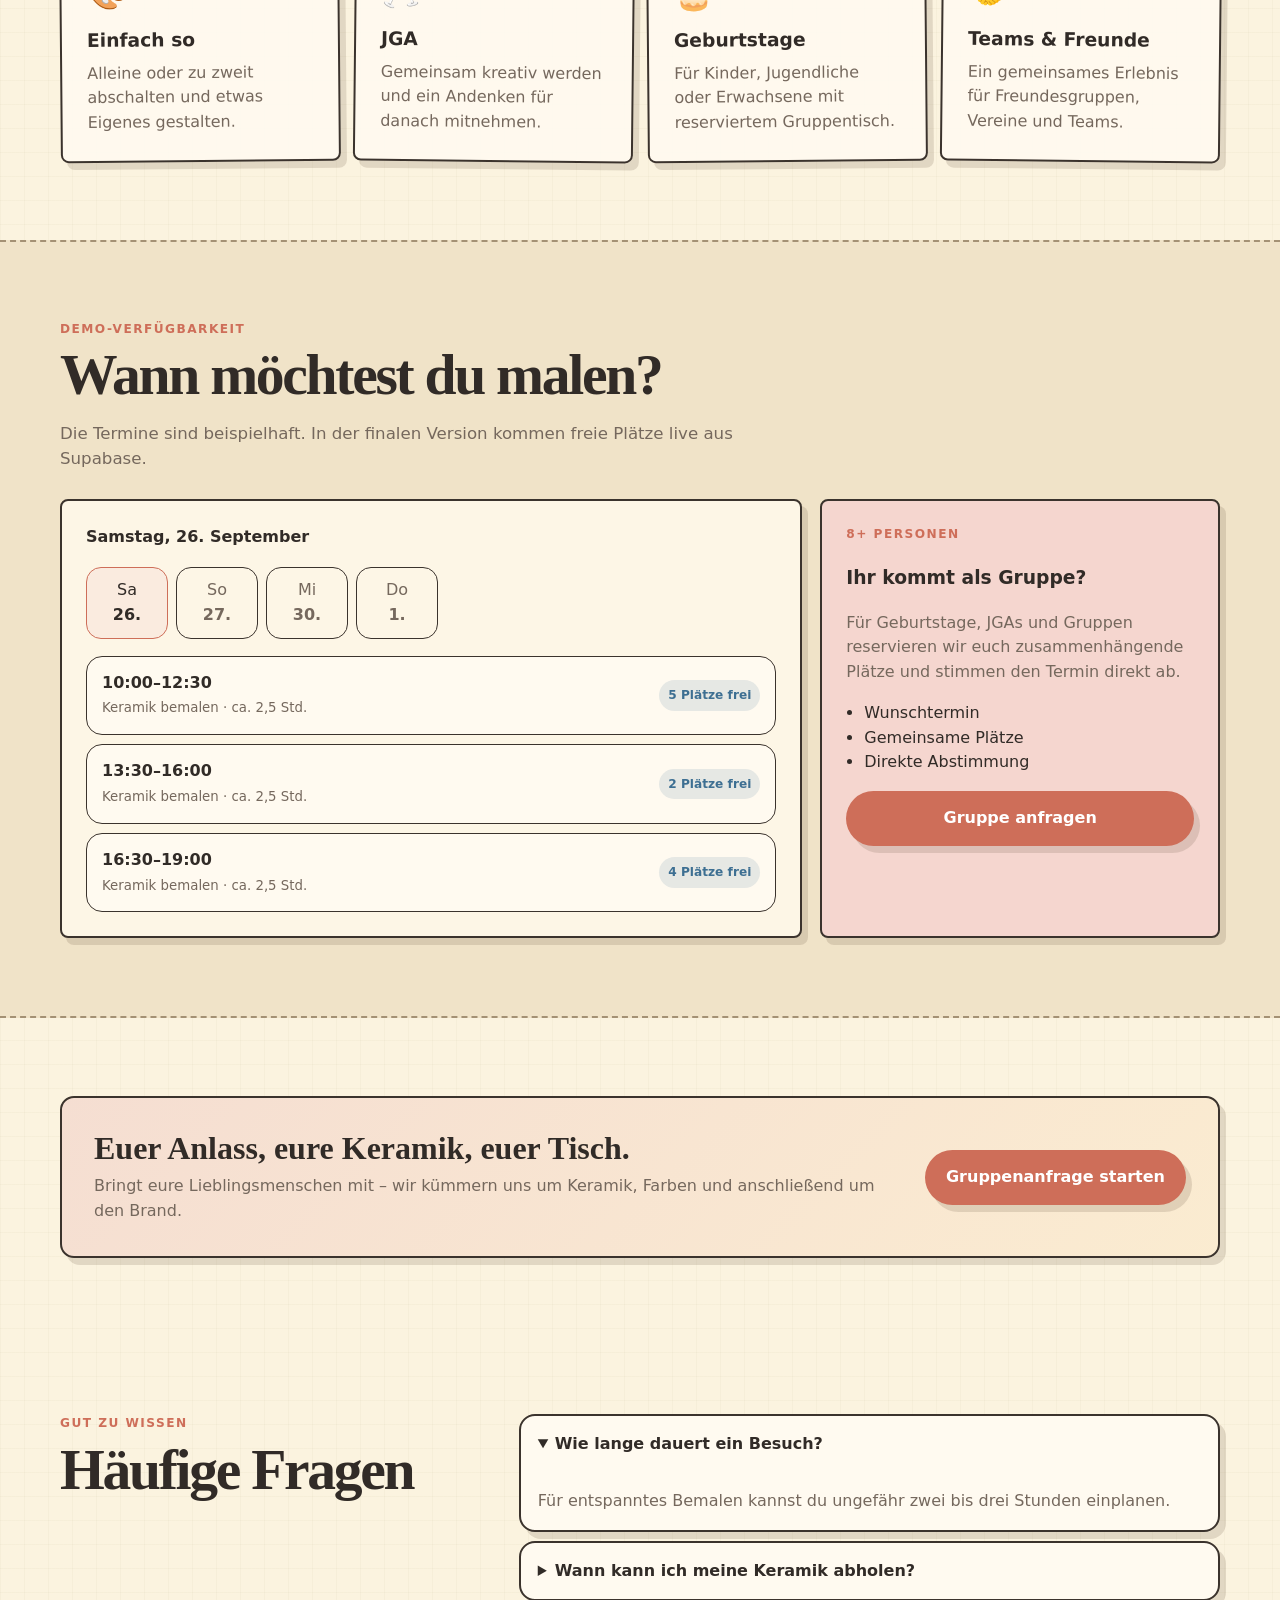
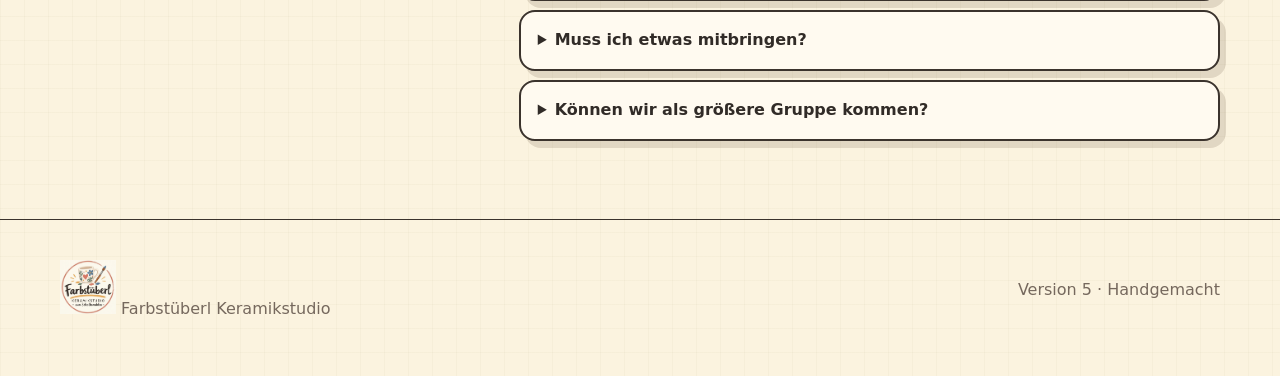
<file: version-5/index.html>
<!doctype html><html lang="de" class="theme-5"><head><meta charset="utf-8"><meta name="viewport" content="width=device-width,initial-scale=1"><meta name="description" content="Farbstüberl Keramikstudio – Keramik selbst bemalen, Gruppen, Geburtstage, JGA und Buchung."><title>Farbstüberl · Version 5 – Handgemacht</title><link rel="icon" href="../assets/e988e563-e291-4634-ac6d-7176b9a5bbd1.jpeg"><link rel="stylesheet" href="../assets/demo.css"></head><body>
<div class="demo-bar">Design-Demo 5/5 · <a href="../">zur Übersicht</a> · Buchungen werden nicht gespeichert</div>
<header><div class="wrap"><nav><a class="brand" href="#"><img src="../assets/e988e563-e291-4634-ac6d-7176b9a5bbd1.jpeg" alt="Farbstüberl Logo"><span>Farbstüberl</span></a><div class="navlinks"><a href="#ablauf">So geht's</a><a href="#anlaesse">Gruppen & Feiern</a><a href="#faq">FAQ</a><a class="btn" href="#buchen">Termin finden</a></div></nav></div></header>
<main><section class="hero"><div class="wrap hero-grid"><div><div class="eyebrow">Keramikstudio zum Selbermachen</div><h1>Mal dir die Welt,<br>wie sie dir <span>gefällt.</span></h1><p class="lead">Ein Tisch voller Farben, ein Regal voller Keramik und genug Zeit für deine Ideen. Du bemalst – wir glasieren und brennen dein Stück direkt im Studio.</p><div class="actions"><a class="btn" href="#buchen">🎨 Platz reservieren</a><button class="btn alt group-btn">🥳 Gruppe anfragen</button></div><div class="micro"><span><b>✓</b> Keine Vorkenntnisse</span><span><b>✓</b> Material vor Ort</span><span><b>✓</b> Brand im Studio</span></div></div><div class="hero-art"><div class="blob a"></div><div class="blob b"></div><div class="logo-card"><img src="../assets/e988e563-e291-4634-ac6d-7176b9a5bbd1.jpeg" alt="Farbstüberl Keramikstudio"></div><div class="stamp">MADE<br>BY YOU</div></div></div></section>
<section id="ablauf"><div class="wrap"><div class="kicker">Einfach loslegen</div><h2>So funktioniert dein Besuch</h2><p class="copy">Du brauchst weder Erfahrung noch eigenes Material. Komm vorbei, such dir ein Stück aus und gestalte es in deinem Tempo.</p><div class="cards"><article class="card step"><div class="num">01</div><h3>Keramik aussuchen</h3><p>Tasse, Schale, Teller oder Vase: Du wählst vor Ort deinen Rohling.</p></article><article class="card step"><div class="num">02</div><h3>Bemalen & kreativ sein</h3><p>Farben, Pinsel, Schwämmchen und Inspiration stehen im Studio bereit.</p></article><article class="card step"><div class="num">03</div><h3>Wir brennen dein Stück</h3><p>Nach deinem Besuch glasieren und brennen wir die Keramik vor Ort.</p></article></div></div></section>
<section id="anlaesse"><div class="wrap"><div class="kicker">Allein oder zusammen</div><h2>Ein Kreativ-Date für jeden Anlass.</h2><p class="copy">Spontaner Nachmittag, Geburtstag, JGA oder Team-Event: Das Farbstüberl funktioniert für kleine und größere Runden.</p><div class="occasion-grid"><article class="card occasion"><span class="emoji">🎨</span><div><h3>Einfach so</h3><p>Alleine oder zu zweit abschalten und etwas Eigenes gestalten.</p></div></article><article class="card occasion"><span class="emoji">🥂</span><div><h3>JGA</h3><p>Gemeinsam kreativ werden und ein Andenken für danach mitnehmen.</p></div></article><article class="card occasion"><span class="emoji">🎂</span><div><h3>Geburtstage</h3><p>Für Kinder, Jugendliche oder Erwachsene mit reserviertem Gruppentisch.</p></div></article><article class="card occasion"><span class="emoji">🤝</span><div><h3>Teams & Freunde</h3><p>Ein gemeinsames Erlebnis für Freundesgruppen, Vereine und Teams.</p></div></article></div></div></section>
<section class="booking" id="buchen"><div class="wrap"><div class="kicker">Demo-Verfügbarkeit</div><h2>Wann möchtest du malen?</h2><p class="copy">Die Termine sind beispielhaft. In der finalen Version kommen freie Plätze live aus Supabase.</p><div class="bookgrid"><div class="panel"><strong>Samstag, 26. September</strong><div class="days"><div class="day active">Sa<br><b>26.</b></div><div class="day">So<br><b>27.</b></div><div class="day">Mi<br><b>30.</b></div><div class="day">Do<br><b>1.</b></div></div><div class="slots"><button class="slot" data-slot="Samstag, 26. September · 10:00–12:30"><span><b>10:00–12:30</b><br><small>Keramik bemalen · ca. 2,5 Std.</small></span><span class="free">5 Plätze frei</span></button><button class="slot" data-slot="Samstag, 26. September · 13:30–16:00"><span><b>13:30–16:00</b><br><small>Keramik bemalen · ca. 2,5 Std.</small></span><span class="free">2 Plätze frei</span></button><button class="slot" data-slot="Samstag, 26. September · 16:30–19:00"><span><b>16:30–19:00</b><br><small>Keramik bemalen · ca. 2,5 Std.</small></span><span class="free">4 Plätze frei</span></button></div></div><aside class="panel groupbox"><div class="kicker">8+ Personen</div><h3>Ihr kommt als Gruppe?</h3><p>Für Geburtstage, JGAs und Gruppen reservieren wir euch zusammenhängende Plätze und stimmen den Termin direkt ab.</p><ul><li>Wunschtermin</li><li>Gemeinsame Plätze</li><li>Direkte Abstimmung</li></ul><button class="btn group-btn">Gruppe anfragen</button></aside></div></div></section>
<section><div class="wrap"><div class="cta"><div><h3>Euer Anlass, eure Keramik, euer Tisch.</h3><p>Bringt eure Lieblingsmenschen mit – wir kümmern uns um Keramik, Farben und anschließend um den Brand.</p></div><button class="btn group-btn">Gruppenanfrage starten</button></div></div></section>
<section id="faq"><div class="wrap faq"><div><div class="kicker">Gut zu wissen</div><h2>Häufige Fragen</h2></div><div class="faqs"><details open><summary>Wie lange dauert ein Besuch?</summary><p>Für entspanntes Bemalen kannst du ungefähr zwei bis drei Stunden einplanen.</p></details><details><summary>Wann kann ich meine Keramik abholen?</summary><p>Nach dem Bemalen wird dein Stück glasiert und direkt im Studio gebrannt. Den Abholtermin teilen wir dir mit.</p></details><details><summary>Muss ich etwas mitbringen?</summary><p>Nein. Keramik, Farben, Pinsel und weiteres Material gibt es vor Ort.</p></details><details><summary>Können wir als größere Gruppe kommen?</summary><p>Ja. Für JGA, Geburtstag und andere Gruppen empfehlen wir die Gruppenanfrage.</p></details></div></div></section></main>
<footer><div class="wrap foot"><div><img src="../assets/e988e563-e291-4634-ac6d-7176b9a5bbd1.jpeg" alt=""> Farbstüberl Keramikstudio</div><div>Version 5 · Handgemacht</div></div></footer><a class="back" href="../">← Übersicht</a>
<div class="modal"><div class="modal-panel"><button class="modal-close" aria-label="Schließen">×</button><h3>Platz reservieren</h3><p>Demo – es werden keine Daten gespeichert.</p><div id="chosen"></div><form class="form" id="demo-form" onsubmit="event.preventDefault();this.style.display='none';document.getElementById('success').hidden=false"><input placeholder="Name" required><input type="email" placeholder="E-Mail" required><select><option>1 Person</option><option>2 Personen</option><option>3 Personen</option><option>4 Personen</option><option>5+ Personen</option></select><select><option>Einfach so</option><option>Geburtstag</option><option>JGA</option><option>Team</option></select><button class="btn" type="submit">Demo-Buchung absenden</button></form><div class="success" id="success" hidden><h3>✓ Sieht gut aus!</h3><p>In der echten Version wäre die Buchung jetzt gespeichert und bestätigt.</p><button class="btn modal-close">Schließen</button></div></div></div><script src="../assets/demo.js"></script></body></html>
</file>
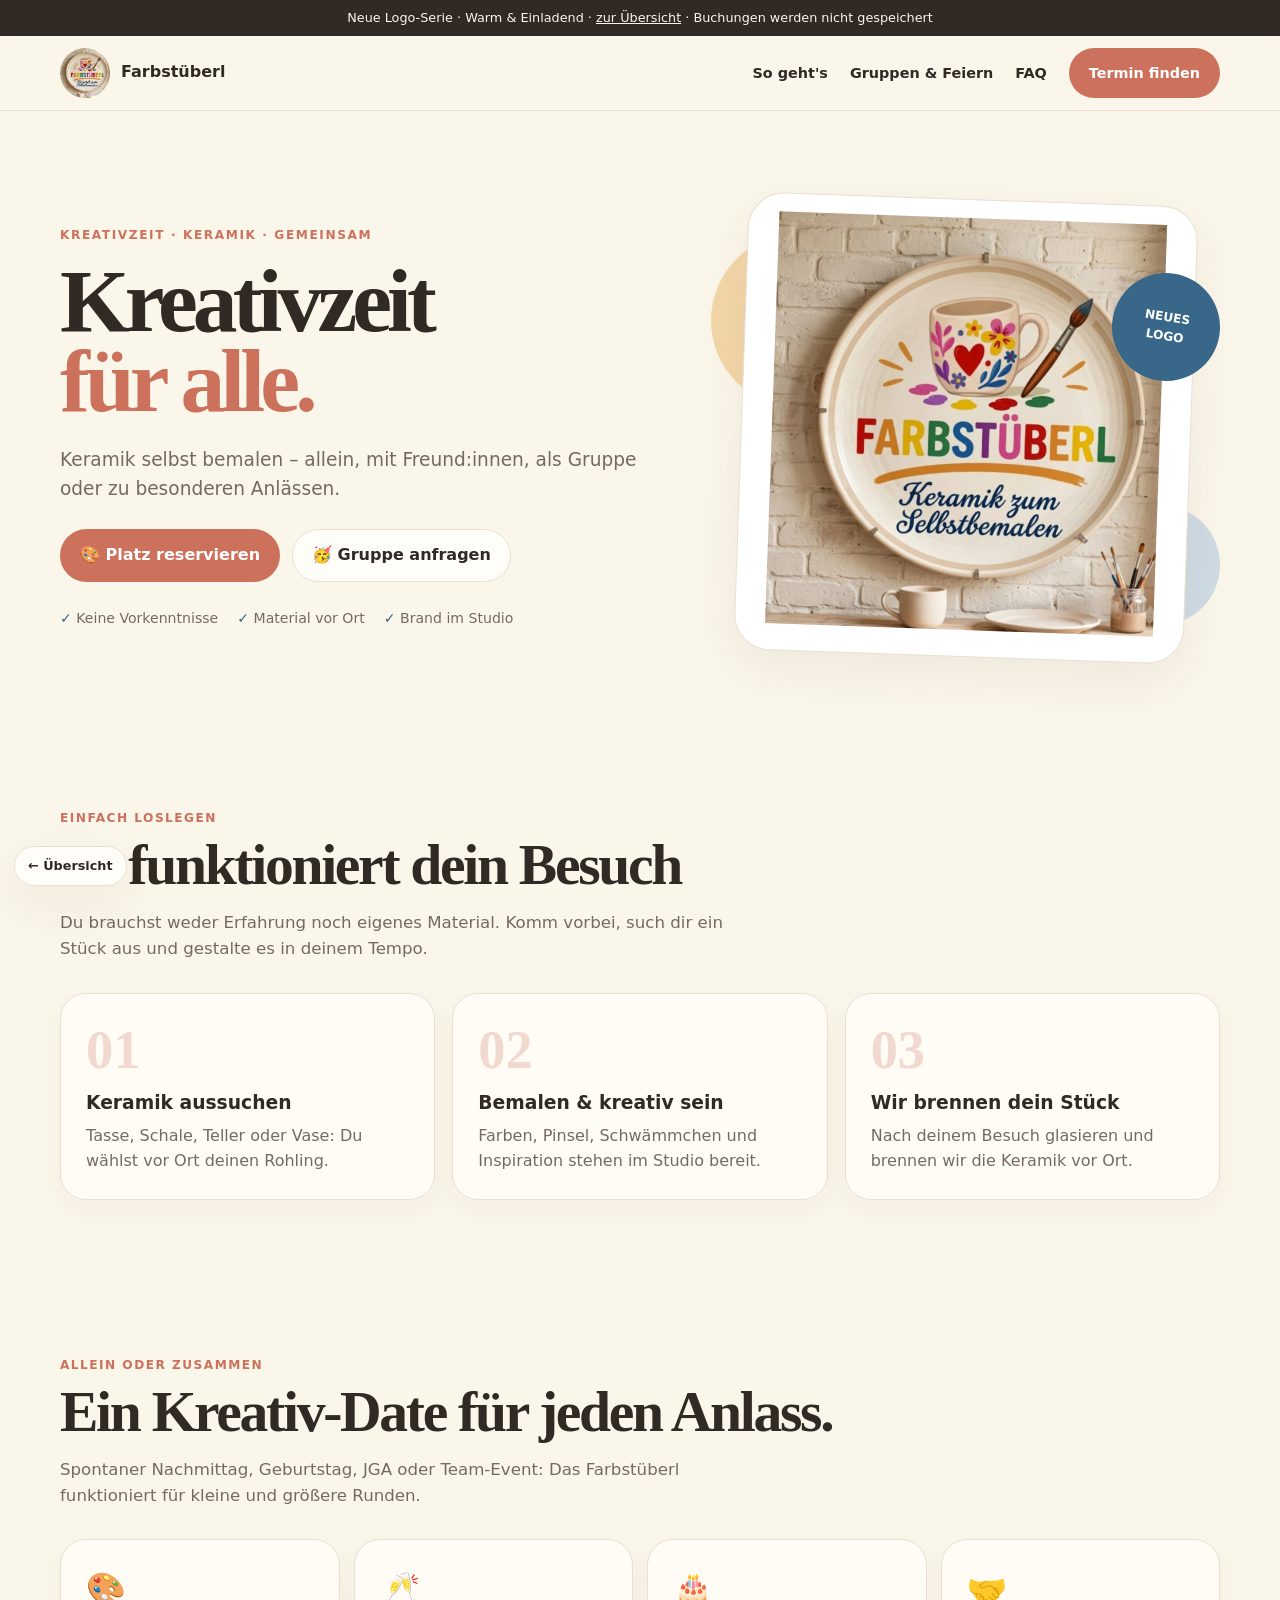
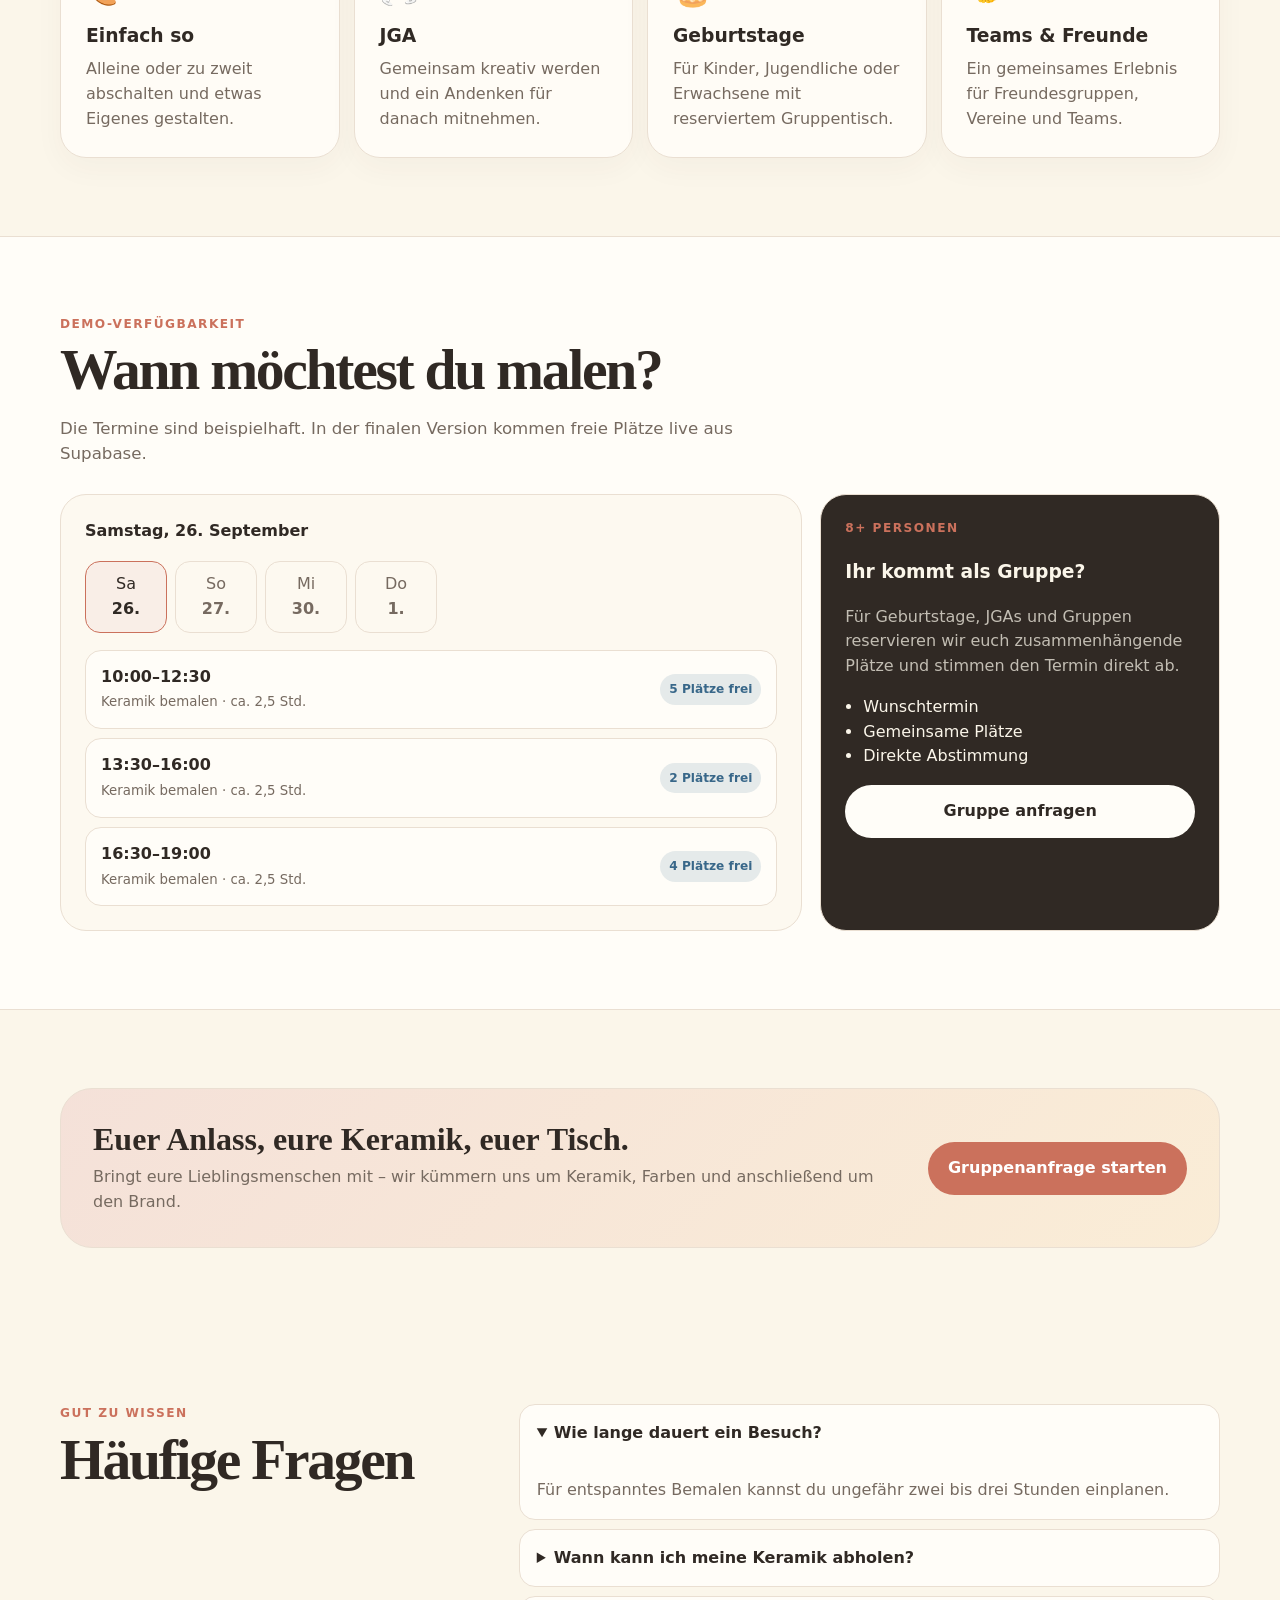
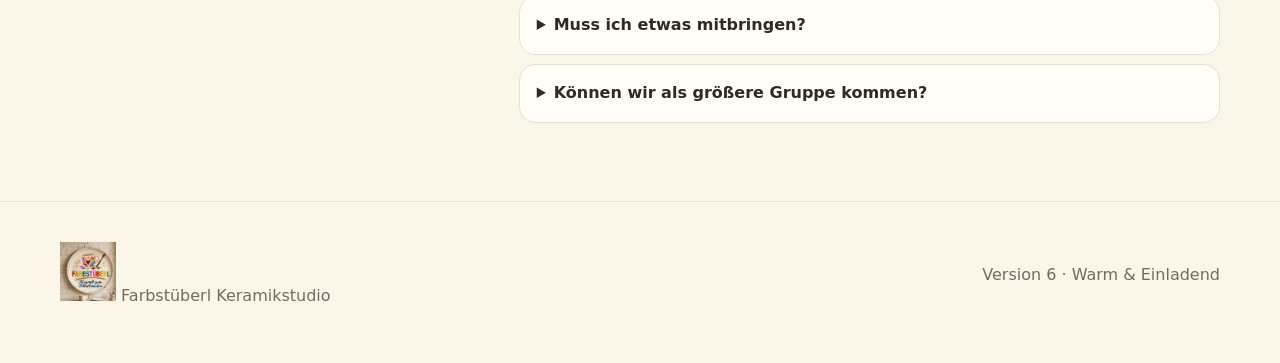
<file: version-6/index.html>
<!doctype html><html lang="de" class="theme-1"><head><meta charset="utf-8"><meta name="viewport" content="width=device-width,initial-scale=1"><meta name="description" content="Farbstüberl Keramikstudio – Keramik selbst bemalen, Gruppen, Geburtstage, JGA und Buchung."><title>Farbstüberl · Version 6 – Warm & Einladend</title><link rel="icon" href="../assets/2a5cddfe-113a-407b-b549-10146964c0b6.jpeg"><link rel="stylesheet" href="../assets/demo.css"></head><body>
<div class="demo-bar">Neue Logo-Serie · Warm & Einladend · <a href="../">zur Übersicht</a> · Buchungen werden nicht gespeichert</div>
<header><div class="wrap"><nav><a class="brand" href="#"><img src="../assets/2a5cddfe-113a-407b-b549-10146964c0b6.jpeg" alt="Farbstüberl Logo"><span>Farbstüberl</span></a><div class="navlinks"><a href="#ablauf">So geht's</a><a href="#anlaesse">Gruppen & Feiern</a><a href="#faq">FAQ</a><a class="btn" href="#buchen">Termin finden</a></div></nav></div></header>
<main><section class="hero"><div class="wrap hero-grid"><div><div class="eyebrow">Kreativzeit · Keramik · Gemeinsam</div><h1>Kreativzeit<br><span>für alle.</span></h1><p class="lead">Keramik selbst bemalen – allein, mit Freund:innen, als Gruppe oder zu besonderen Anlässen.</p><div class="actions"><a class="btn" href="#buchen">🎨 Platz reservieren</a><button class="btn alt group-btn">🥳 Gruppe anfragen</button></div><div class="micro"><span><b>✓</b> Keine Vorkenntnisse</span><span><b>✓</b> Material vor Ort</span><span><b>✓</b> Brand im Studio</span></div></div><div class="hero-art"><div class="blob a"></div><div class="blob b"></div><div class="logo-card"><img src="../assets/2a5cddfe-113a-407b-b549-10146964c0b6.jpeg" alt="Farbstüberl Keramikstudio"></div><div class="stamp">NEUES<br>LOGO</div></div></div></section>
<section id="ablauf"><div class="wrap"><div class="kicker">Einfach loslegen</div><h2>So funktioniert dein Besuch</h2><p class="copy">Du brauchst weder Erfahrung noch eigenes Material. Komm vorbei, such dir ein Stück aus und gestalte es in deinem Tempo.</p><div class="cards"><article class="card step"><div class="num">01</div><h3>Keramik aussuchen</h3><p>Tasse, Schale, Teller oder Vase: Du wählst vor Ort deinen Rohling.</p></article><article class="card step"><div class="num">02</div><h3>Bemalen & kreativ sein</h3><p>Farben, Pinsel, Schwämmchen und Inspiration stehen im Studio bereit.</p></article><article class="card step"><div class="num">03</div><h3>Wir brennen dein Stück</h3><p>Nach deinem Besuch glasieren und brennen wir die Keramik vor Ort.</p></article></div></div></section>
<section id="anlaesse"><div class="wrap"><div class="kicker">Allein oder zusammen</div><h2>Ein Kreativ-Date für jeden Anlass.</h2><p class="copy">Spontaner Nachmittag, Geburtstag, JGA oder Team-Event: Das Farbstüberl funktioniert für kleine und größere Runden.</p><div class="occasion-grid"><article class="card occasion"><span class="emoji">🎨</span><div><h3>Einfach so</h3><p>Alleine oder zu zweit abschalten und etwas Eigenes gestalten.</p></div></article><article class="card occasion"><span class="emoji">🥂</span><div><h3>JGA</h3><p>Gemeinsam kreativ werden und ein Andenken für danach mitnehmen.</p></div></article><article class="card occasion"><span class="emoji">🎂</span><div><h3>Geburtstage</h3><p>Für Kinder, Jugendliche oder Erwachsene mit reserviertem Gruppentisch.</p></div></article><article class="card occasion"><span class="emoji">🤝</span><div><h3>Teams & Freunde</h3><p>Ein gemeinsames Erlebnis für Freundesgruppen, Vereine und Teams.</p></div></article></div></div></section>
<section class="booking" id="buchen"><div class="wrap"><div class="kicker">Demo-Verfügbarkeit</div><h2>Wann möchtest du malen?</h2><p class="copy">Die Termine sind beispielhaft. In der finalen Version kommen freie Plätze live aus Supabase.</p><div class="bookgrid"><div class="panel"><strong>Samstag, 26. September</strong><div class="days"><div class="day active">Sa<br><b>26.</b></div><div class="day">So<br><b>27.</b></div><div class="day">Mi<br><b>30.</b></div><div class="day">Do<br><b>1.</b></div></div><div class="slots"><button class="slot" data-slot="Samstag, 26. September · 10:00–12:30"><span><b>10:00–12:30</b><br><small>Keramik bemalen · ca. 2,5 Std.</small></span><span class="free">5 Plätze frei</span></button><button class="slot" data-slot="Samstag, 26. September · 13:30–16:00"><span><b>13:30–16:00</b><br><small>Keramik bemalen · ca. 2,5 Std.</small></span><span class="free">2 Plätze frei</span></button><button class="slot" data-slot="Samstag, 26. September · 16:30–19:00"><span><b>16:30–19:00</b><br><small>Keramik bemalen · ca. 2,5 Std.</small></span><span class="free">4 Plätze frei</span></button></div></div><aside class="panel groupbox"><div class="kicker">8+ Personen</div><h3>Ihr kommt als Gruppe?</h3><p>Für Geburtstage, JGAs und Gruppen reservieren wir euch zusammenhängende Plätze und stimmen den Termin direkt ab.</p><ul><li>Wunschtermin</li><li>Gemeinsame Plätze</li><li>Direkte Abstimmung</li></ul><button class="btn group-btn">Gruppe anfragen</button></aside></div></div></section>
<section><div class="wrap"><div class="cta"><div><h3>Euer Anlass, eure Keramik, euer Tisch.</h3><p>Bringt eure Lieblingsmenschen mit – wir kümmern uns um Keramik, Farben und anschließend um den Brand.</p></div><button class="btn group-btn">Gruppenanfrage starten</button></div></div></section>
<section id="faq"><div class="wrap faq"><div><div class="kicker">Gut zu wissen</div><h2>Häufige Fragen</h2></div><div class="faqs"><details open><summary>Wie lange dauert ein Besuch?</summary><p>Für entspanntes Bemalen kannst du ungefähr zwei bis drei Stunden einplanen.</p></details><details><summary>Wann kann ich meine Keramik abholen?</summary><p>Nach dem Bemalen wird dein Stück glasiert und direkt im Studio gebrannt. Den Abholtermin teilen wir dir mit.</p></details><details><summary>Muss ich etwas mitbringen?</summary><p>Nein. Keramik, Farben, Pinsel und weiteres Material gibt es vor Ort.</p></details><details><summary>Können wir als größere Gruppe kommen?</summary><p>Ja. Für JGA, Geburtstag und andere Gruppen empfehlen wir die Gruppenanfrage.</p></details></div></div></section></main>
<footer><div class="wrap foot"><div><img src="../assets/2a5cddfe-113a-407b-b549-10146964c0b6.jpeg" alt=""> Farbstüberl Keramikstudio</div><div>Version 6 · Warm & Einladend</div></div></footer><a class="back" href="../">← Übersicht</a>
<div class="modal"><div class="modal-panel"><button class="modal-close" aria-label="Schließen">×</button><h3>Platz reservieren</h3><p>Demo – es werden keine Daten gespeichert.</p><div id="chosen"></div><form class="form" id="demo-form" onsubmit="event.preventDefault();this.style.display='none';document.getElementById('success').hidden=false"><input placeholder="Name" required><input type="email" placeholder="E-Mail" required><select><option>1 Person</option><option>2 Personen</option><option>3 Personen</option><option>4 Personen</option><option>5+ Personen</option></select><select><option>Einfach so</option><option>Geburtstag</option><option>JGA</option><option>Team</option></select><button class="btn" type="submit">Demo-Buchung absenden</button></form><div class="success" id="success" hidden><h3>✓ Sieht gut aus!</h3><p>In der echten Version wäre die Buchung jetzt gespeichert und bestätigt.</p><button class="btn modal-close">Schließen</button></div></div></div><script src="../assets/demo.js"></script></body></html>
</file>
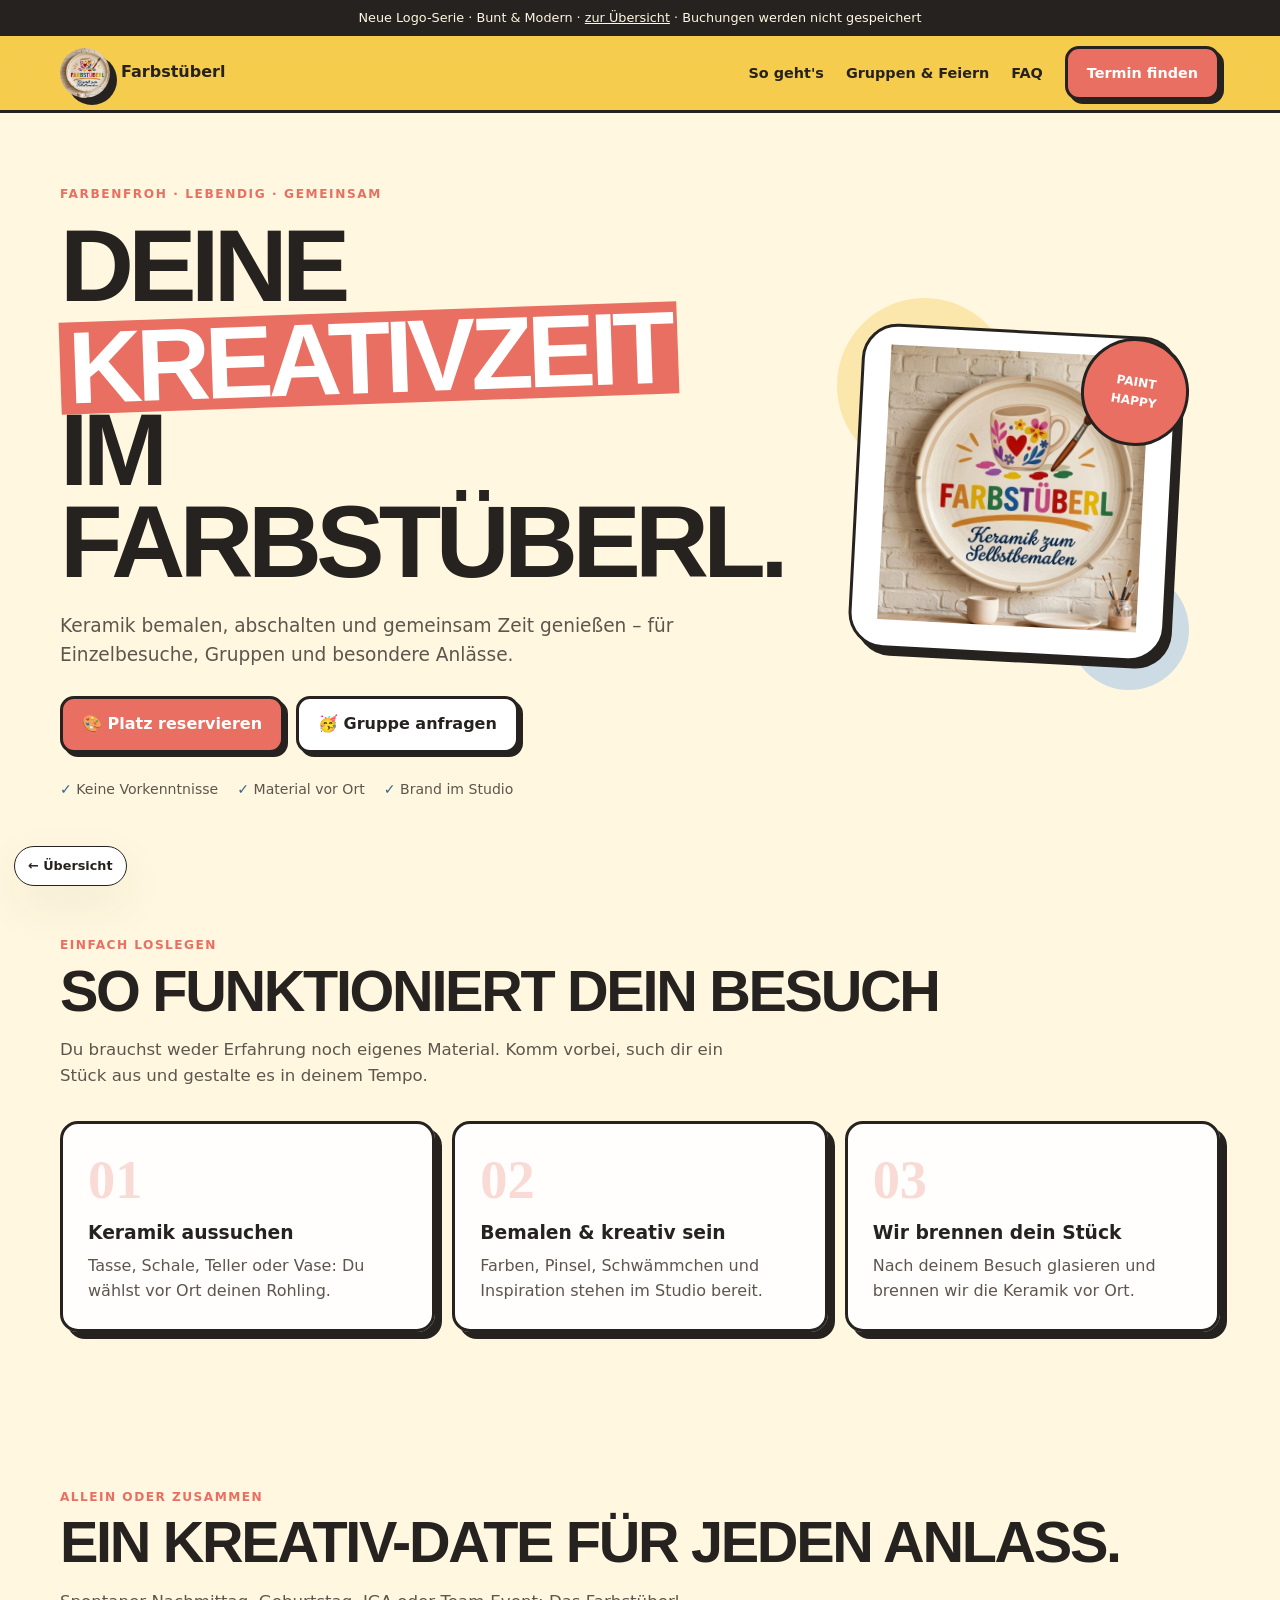
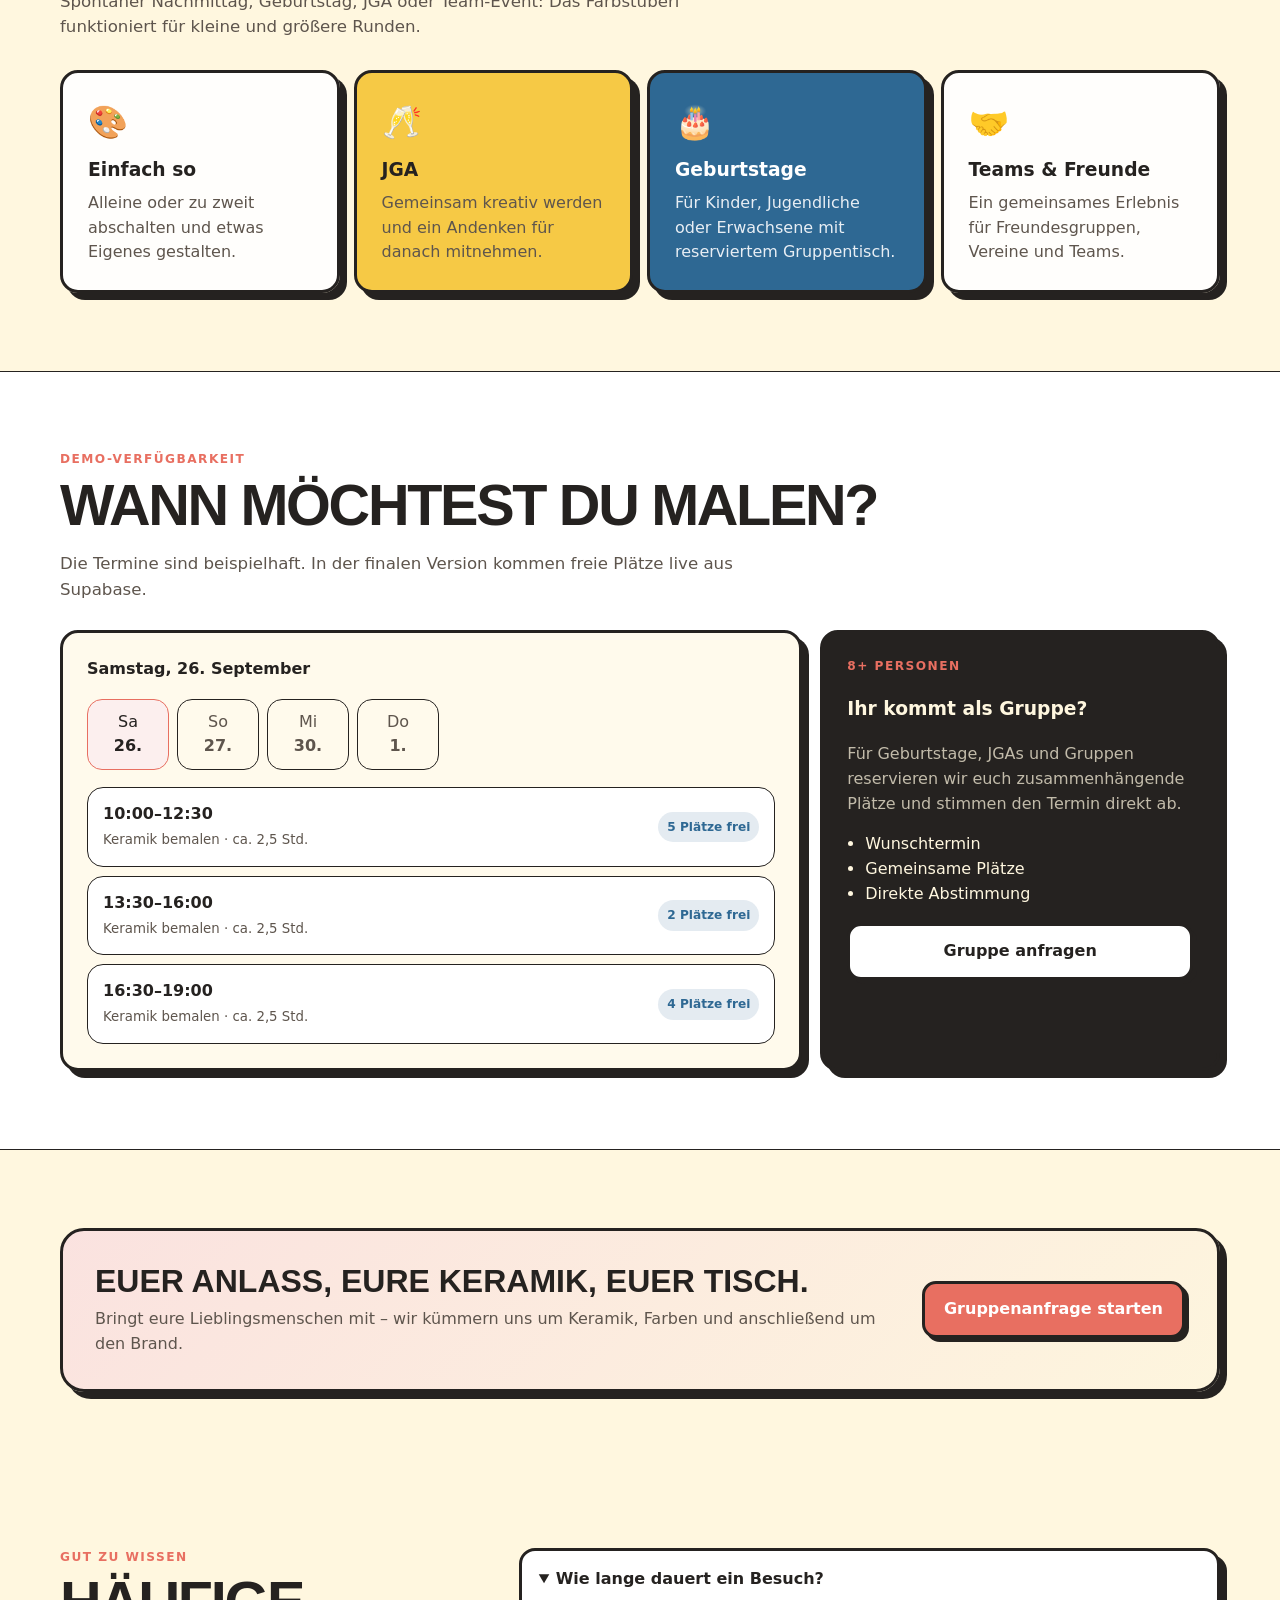
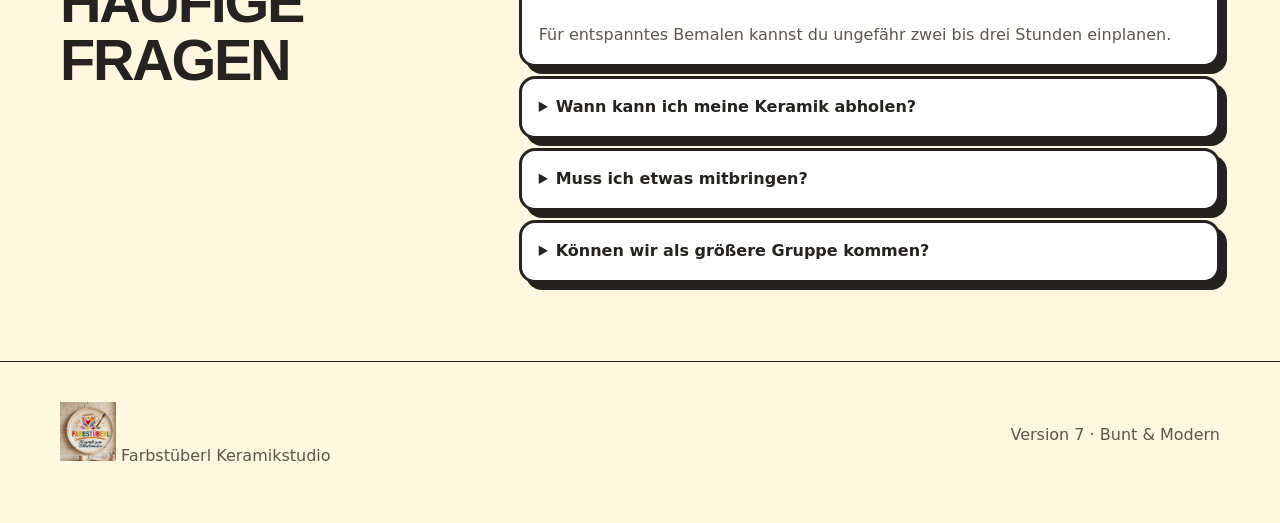
<file: version-7/index.html>
<!doctype html><html lang="de" class="theme-2"><head><meta charset="utf-8"><meta name="viewport" content="width=device-width,initial-scale=1"><meta name="description" content="Farbstüberl Keramikstudio – Keramik selbst bemalen, Gruppen, Geburtstage, JGA und Buchung."><title>Farbstüberl · Version 7 – Bunt & Modern</title><link rel="icon" href="../assets/2a5cddfe-113a-407b-b549-10146964c0b6.jpeg"><link rel="stylesheet" href="../assets/demo.css"></head><body>
<div class="demo-bar">Neue Logo-Serie · Bunt & Modern · <a href="../">zur Übersicht</a> · Buchungen werden nicht gespeichert</div>
<header><div class="wrap"><nav><a class="brand" href="#"><img src="../assets/2a5cddfe-113a-407b-b549-10146964c0b6.jpeg" alt="Farbstüberl Logo"><span>Farbstüberl</span></a><div class="navlinks"><a href="#ablauf">So geht's</a><a href="#anlaesse">Gruppen & Feiern</a><a href="#faq">FAQ</a><a class="btn" href="#buchen">Termin finden</a></div></nav></div></header>
<main><section class="hero"><div class="wrap hero-grid"><div><div class="eyebrow">Farbenfroh · lebendig · gemeinsam</div><h1>Deine <span>Kreativzeit</span><br>im Farbstüberl.</h1><p class="lead">Keramik bemalen, abschalten und gemeinsam Zeit genießen – für Einzelbesuche, Gruppen und besondere Anlässe.</p><div class="actions"><a class="btn" href="#buchen">🎨 Platz reservieren</a><button class="btn alt group-btn">🥳 Gruppe anfragen</button></div><div class="micro"><span><b>✓</b> Keine Vorkenntnisse</span><span><b>✓</b> Material vor Ort</span><span><b>✓</b> Brand im Studio</span></div></div><div class="hero-art"><div class="blob a"></div><div class="blob b"></div><div class="logo-card"><img src="../assets/2a5cddfe-113a-407b-b549-10146964c0b6.jpeg" alt="Farbstüberl Keramikstudio"></div><div class="stamp">PAINT<br>HAPPY</div></div></div></section>
<section id="ablauf"><div class="wrap"><div class="kicker">Einfach loslegen</div><h2>So funktioniert dein Besuch</h2><p class="copy">Du brauchst weder Erfahrung noch eigenes Material. Komm vorbei, such dir ein Stück aus und gestalte es in deinem Tempo.</p><div class="cards"><article class="card step"><div class="num">01</div><h3>Keramik aussuchen</h3><p>Tasse, Schale, Teller oder Vase: Du wählst vor Ort deinen Rohling.</p></article><article class="card step"><div class="num">02</div><h3>Bemalen & kreativ sein</h3><p>Farben, Pinsel, Schwämmchen und Inspiration stehen im Studio bereit.</p></article><article class="card step"><div class="num">03</div><h3>Wir brennen dein Stück</h3><p>Nach deinem Besuch glasieren und brennen wir die Keramik vor Ort.</p></article></div></div></section>
<section id="anlaesse"><div class="wrap"><div class="kicker">Allein oder zusammen</div><h2>Ein Kreativ-Date für jeden Anlass.</h2><p class="copy">Spontaner Nachmittag, Geburtstag, JGA oder Team-Event: Das Farbstüberl funktioniert für kleine und größere Runden.</p><div class="occasion-grid"><article class="card occasion"><span class="emoji">🎨</span><div><h3>Einfach so</h3><p>Alleine oder zu zweit abschalten und etwas Eigenes gestalten.</p></div></article><article class="card occasion"><span class="emoji">🥂</span><div><h3>JGA</h3><p>Gemeinsam kreativ werden und ein Andenken für danach mitnehmen.</p></div></article><article class="card occasion"><span class="emoji">🎂</span><div><h3>Geburtstage</h3><p>Für Kinder, Jugendliche oder Erwachsene mit reserviertem Gruppentisch.</p></div></article><article class="card occasion"><span class="emoji">🤝</span><div><h3>Teams & Freunde</h3><p>Ein gemeinsames Erlebnis für Freundesgruppen, Vereine und Teams.</p></div></article></div></div></section>
<section class="booking" id="buchen"><div class="wrap"><div class="kicker">Demo-Verfügbarkeit</div><h2>Wann möchtest du malen?</h2><p class="copy">Die Termine sind beispielhaft. In der finalen Version kommen freie Plätze live aus Supabase.</p><div class="bookgrid"><div class="panel"><strong>Samstag, 26. September</strong><div class="days"><div class="day active">Sa<br><b>26.</b></div><div class="day">So<br><b>27.</b></div><div class="day">Mi<br><b>30.</b></div><div class="day">Do<br><b>1.</b></div></div><div class="slots"><button class="slot" data-slot="Samstag, 26. September · 10:00–12:30"><span><b>10:00–12:30</b><br><small>Keramik bemalen · ca. 2,5 Std.</small></span><span class="free">5 Plätze frei</span></button><button class="slot" data-slot="Samstag, 26. September · 13:30–16:00"><span><b>13:30–16:00</b><br><small>Keramik bemalen · ca. 2,5 Std.</small></span><span class="free">2 Plätze frei</span></button><button class="slot" data-slot="Samstag, 26. September · 16:30–19:00"><span><b>16:30–19:00</b><br><small>Keramik bemalen · ca. 2,5 Std.</small></span><span class="free">4 Plätze frei</span></button></div></div><aside class="panel groupbox"><div class="kicker">8+ Personen</div><h3>Ihr kommt als Gruppe?</h3><p>Für Geburtstage, JGAs und Gruppen reservieren wir euch zusammenhängende Plätze und stimmen den Termin direkt ab.</p><ul><li>Wunschtermin</li><li>Gemeinsame Plätze</li><li>Direkte Abstimmung</li></ul><button class="btn group-btn">Gruppe anfragen</button></aside></div></div></section>
<section><div class="wrap"><div class="cta"><div><h3>Euer Anlass, eure Keramik, euer Tisch.</h3><p>Bringt eure Lieblingsmenschen mit – wir kümmern uns um Keramik, Farben und anschließend um den Brand.</p></div><button class="btn group-btn">Gruppenanfrage starten</button></div></div></section>
<section id="faq"><div class="wrap faq"><div><div class="kicker">Gut zu wissen</div><h2>Häufige Fragen</h2></div><div class="faqs"><details open><summary>Wie lange dauert ein Besuch?</summary><p>Für entspanntes Bemalen kannst du ungefähr zwei bis drei Stunden einplanen.</p></details><details><summary>Wann kann ich meine Keramik abholen?</summary><p>Nach dem Bemalen wird dein Stück glasiert und direkt im Studio gebrannt. Den Abholtermin teilen wir dir mit.</p></details><details><summary>Muss ich etwas mitbringen?</summary><p>Nein. Keramik, Farben, Pinsel und weiteres Material gibt es vor Ort.</p></details><details><summary>Können wir als größere Gruppe kommen?</summary><p>Ja. Für JGA, Geburtstag und andere Gruppen empfehlen wir die Gruppenanfrage.</p></details></div></div></section></main>
<footer><div class="wrap foot"><div><img src="../assets/2a5cddfe-113a-407b-b549-10146964c0b6.jpeg" alt=""> Farbstüberl Keramikstudio</div><div>Version 7 · Bunt & Modern</div></div></footer><a class="back" href="../">← Übersicht</a>
<div class="modal"><div class="modal-panel"><button class="modal-close" aria-label="Schließen">×</button><h3>Platz reservieren</h3><p>Demo – es werden keine Daten gespeichert.</p><div id="chosen"></div><form class="form" id="demo-form" onsubmit="event.preventDefault();this.style.display='none';document.getElementById('success').hidden=false"><input placeholder="Name" required><input type="email" placeholder="E-Mail" required><select><option>1 Person</option><option>2 Personen</option><option>3 Personen</option><option>4 Personen</option><option>5+ Personen</option></select><select><option>Einfach so</option><option>Geburtstag</option><option>JGA</option><option>Team</option></select><button class="btn" type="submit">Demo-Buchung absenden</button></form><div class="success" id="success" hidden><h3>✓ Sieht gut aus!</h3><p>In der echten Version wäre die Buchung jetzt gespeichert und bestätigt.</p><button class="btn modal-close">Schließen</button></div></div></div><script src="../assets/demo.js"></script></body></html>
</file>
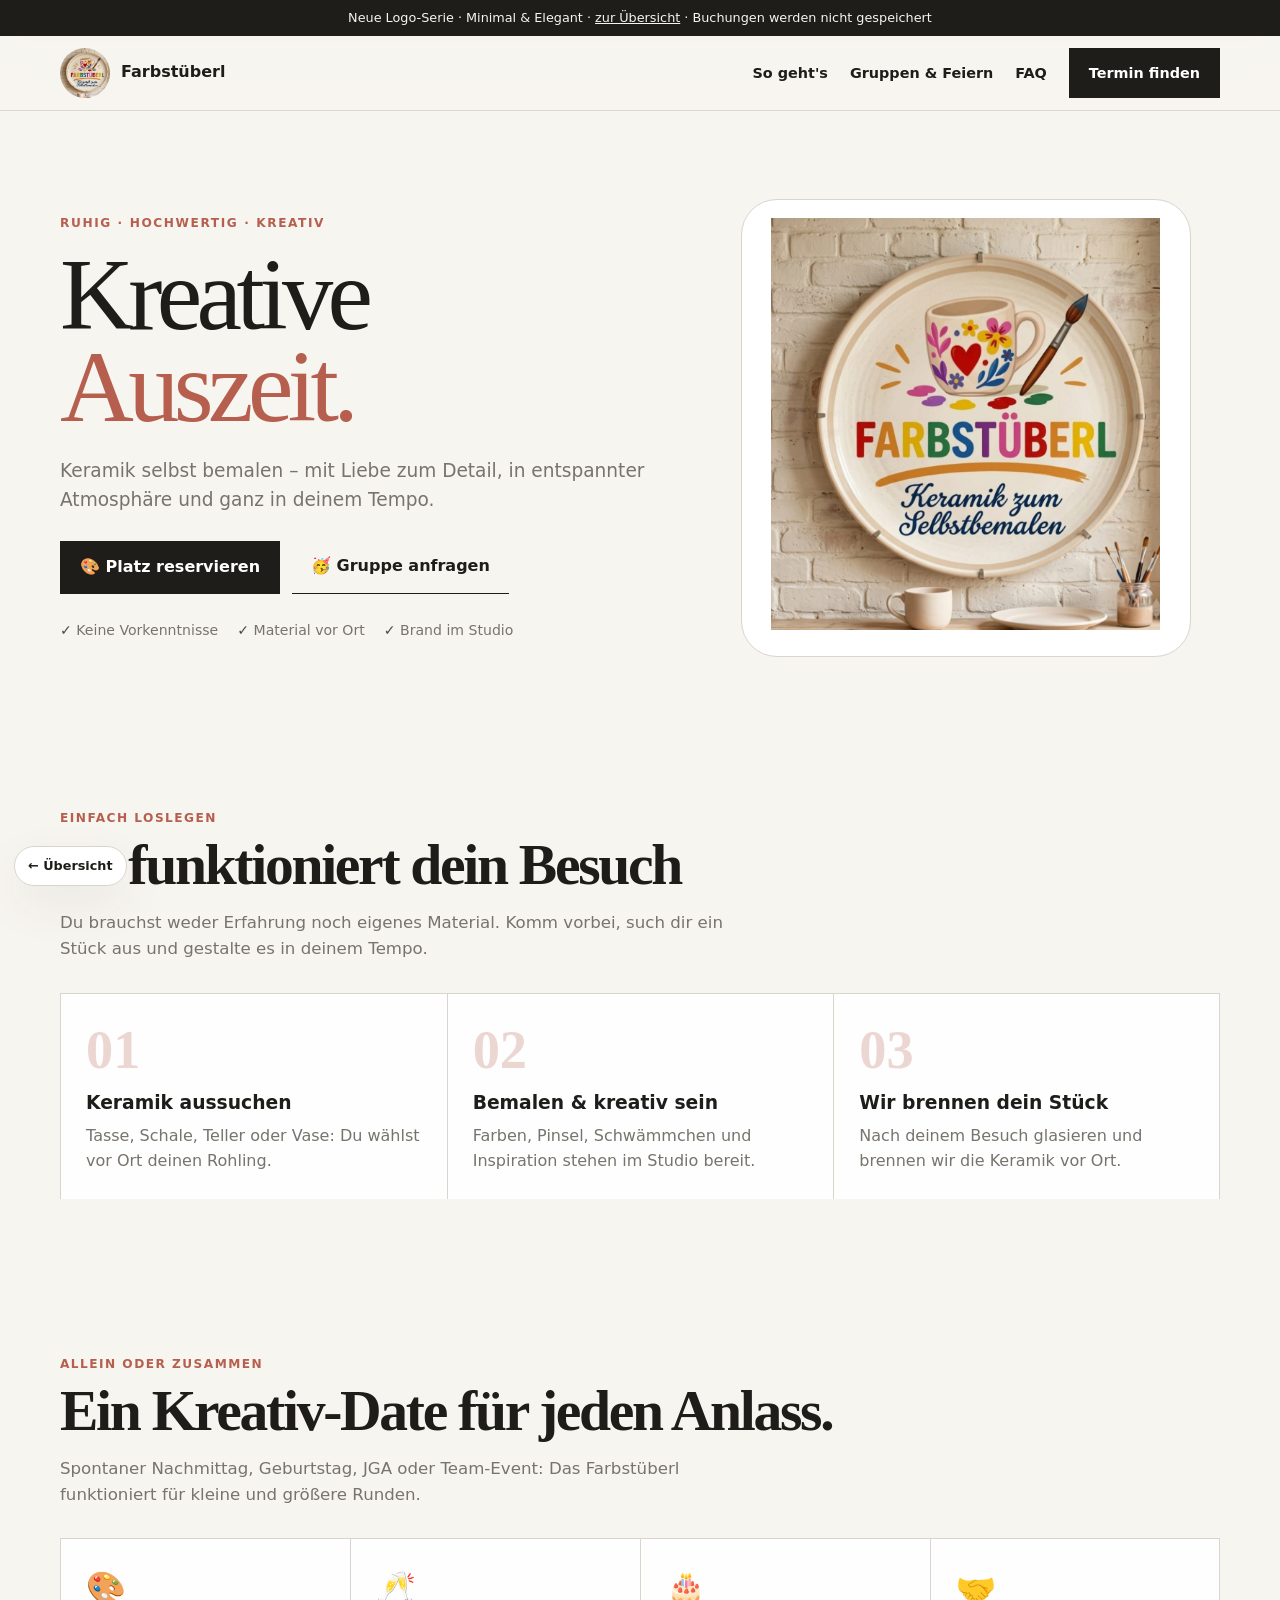
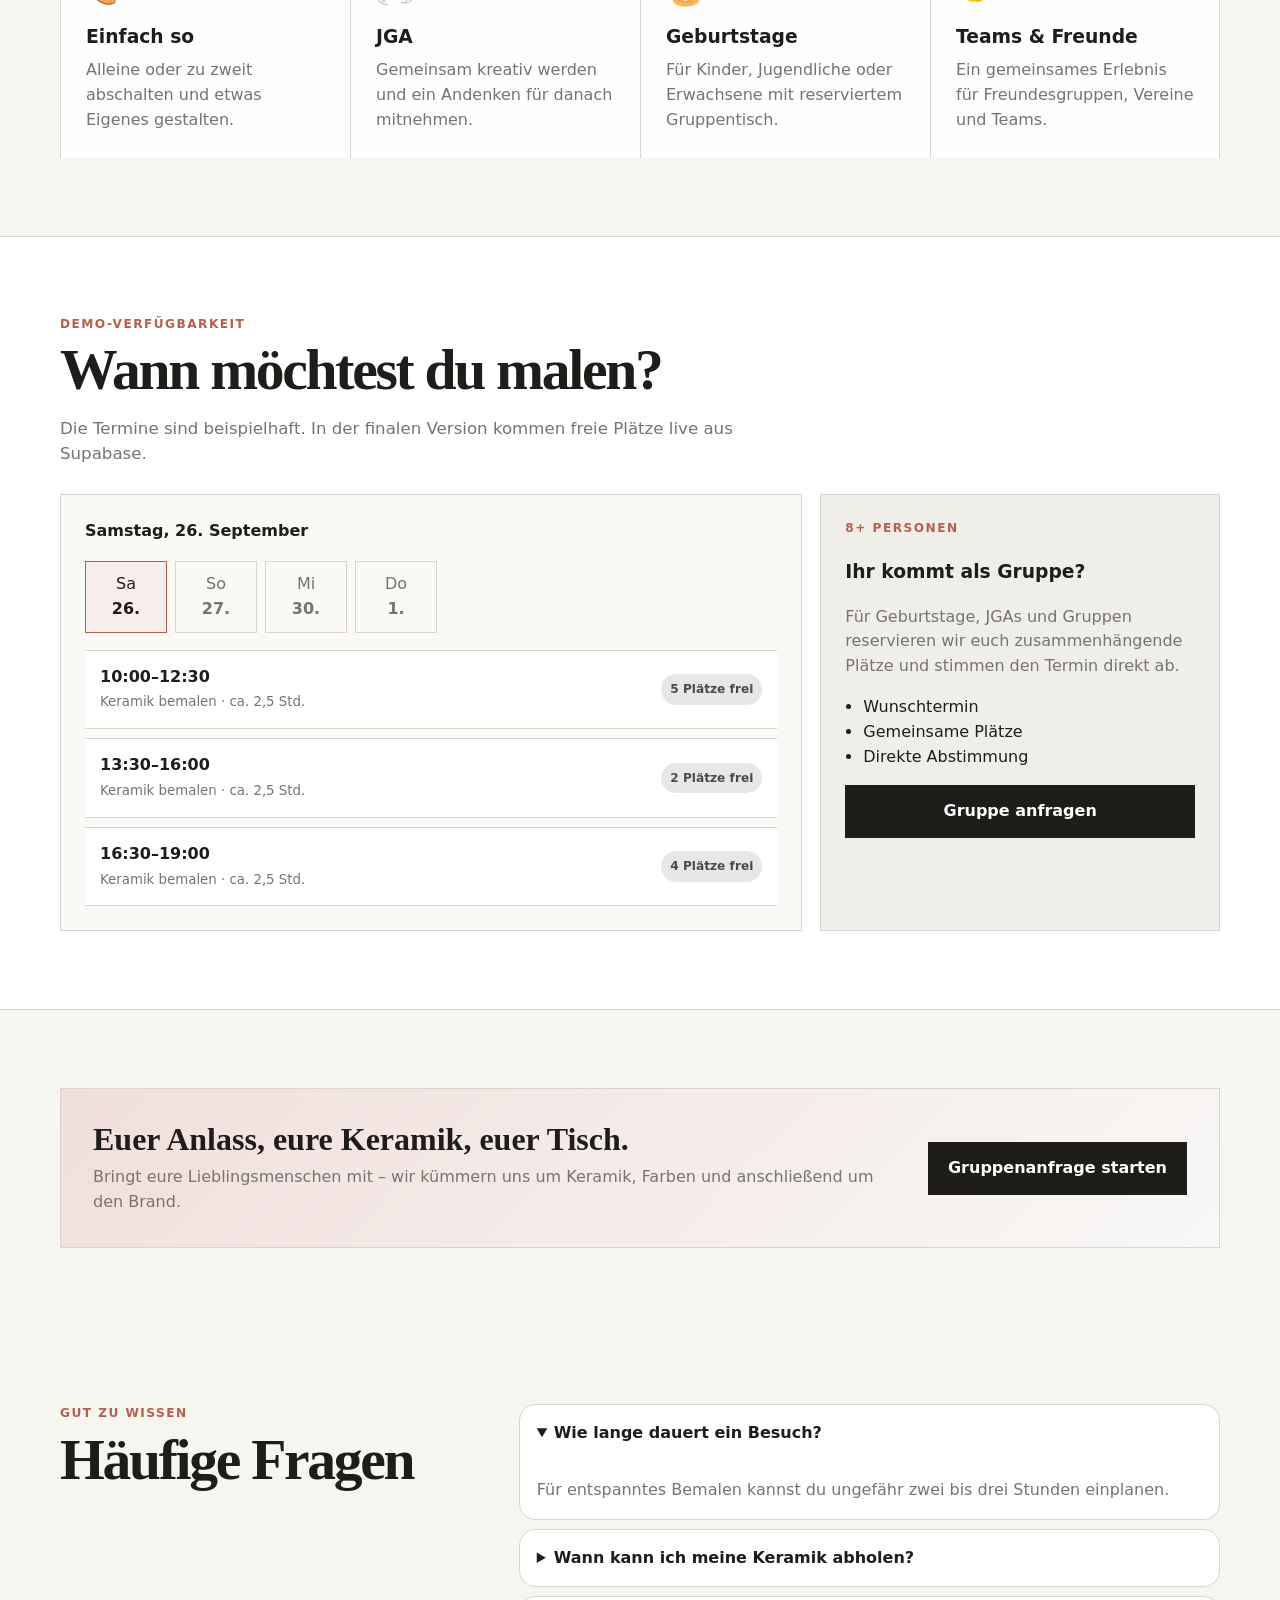
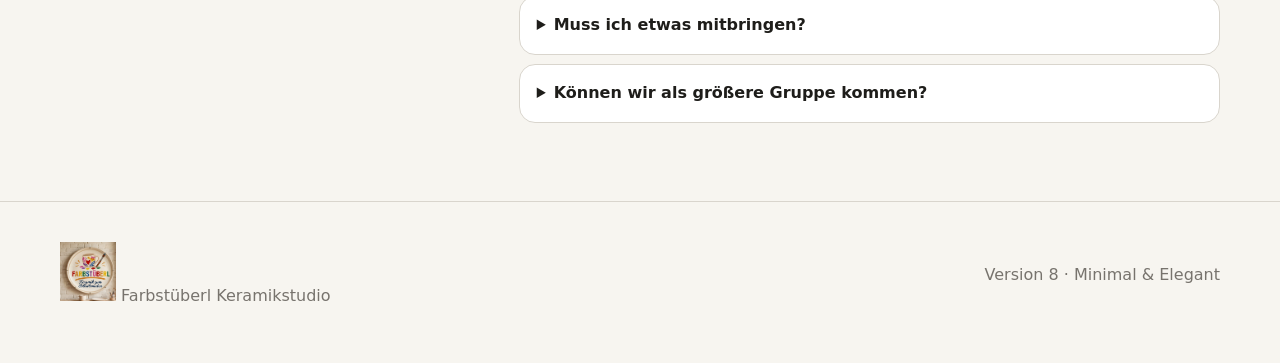
<file: version-8/index.html>
<!doctype html><html lang="de" class="theme-3"><head><meta charset="utf-8"><meta name="viewport" content="width=device-width,initial-scale=1"><meta name="description" content="Farbstüberl Keramikstudio – Keramik selbst bemalen, Gruppen, Geburtstage, JGA und Buchung."><title>Farbstüberl · Version 8 – Minimal & Elegant</title><link rel="icon" href="../assets/2a5cddfe-113a-407b-b549-10146964c0b6.jpeg"><link rel="stylesheet" href="../assets/demo.css"></head><body>
<div class="demo-bar">Neue Logo-Serie · Minimal & Elegant · <a href="../">zur Übersicht</a> · Buchungen werden nicht gespeichert</div>
<header><div class="wrap"><nav><a class="brand" href="#"><img src="../assets/2a5cddfe-113a-407b-b549-10146964c0b6.jpeg" alt="Farbstüberl Logo"><span>Farbstüberl</span></a><div class="navlinks"><a href="#ablauf">So geht's</a><a href="#anlaesse">Gruppen & Feiern</a><a href="#faq">FAQ</a><a class="btn" href="#buchen">Termin finden</a></div></nav></div></header>
<main><section class="hero"><div class="wrap hero-grid"><div><div class="eyebrow">Ruhig · hochwertig · kreativ</div><h1>Kreative<br><span>Auszeit.</span></h1><p class="lead">Keramik selbst bemalen – mit Liebe zum Detail, in entspannter Atmosphäre und ganz in deinem Tempo.</p><div class="actions"><a class="btn" href="#buchen">🎨 Platz reservieren</a><button class="btn alt group-btn">🥳 Gruppe anfragen</button></div><div class="micro"><span><b>✓</b> Keine Vorkenntnisse</span><span><b>✓</b> Material vor Ort</span><span><b>✓</b> Brand im Studio</span></div></div><div class="hero-art"><div class="blob a"></div><div class="blob b"></div><div class="logo-card"><img src="../assets/2a5cddfe-113a-407b-b549-10146964c0b6.jpeg" alt="Farbstüberl Keramikstudio"></div><div class="stamp">STUDIO</div></div></div></section>
<section id="ablauf"><div class="wrap"><div class="kicker">Einfach loslegen</div><h2>So funktioniert dein Besuch</h2><p class="copy">Du brauchst weder Erfahrung noch eigenes Material. Komm vorbei, such dir ein Stück aus und gestalte es in deinem Tempo.</p><div class="cards"><article class="card step"><div class="num">01</div><h3>Keramik aussuchen</h3><p>Tasse, Schale, Teller oder Vase: Du wählst vor Ort deinen Rohling.</p></article><article class="card step"><div class="num">02</div><h3>Bemalen & kreativ sein</h3><p>Farben, Pinsel, Schwämmchen und Inspiration stehen im Studio bereit.</p></article><article class="card step"><div class="num">03</div><h3>Wir brennen dein Stück</h3><p>Nach deinem Besuch glasieren und brennen wir die Keramik vor Ort.</p></article></div></div></section>
<section id="anlaesse"><div class="wrap"><div class="kicker">Allein oder zusammen</div><h2>Ein Kreativ-Date für jeden Anlass.</h2><p class="copy">Spontaner Nachmittag, Geburtstag, JGA oder Team-Event: Das Farbstüberl funktioniert für kleine und größere Runden.</p><div class="occasion-grid"><article class="card occasion"><span class="emoji">🎨</span><div><h3>Einfach so</h3><p>Alleine oder zu zweit abschalten und etwas Eigenes gestalten.</p></div></article><article class="card occasion"><span class="emoji">🥂</span><div><h3>JGA</h3><p>Gemeinsam kreativ werden und ein Andenken für danach mitnehmen.</p></div></article><article class="card occasion"><span class="emoji">🎂</span><div><h3>Geburtstage</h3><p>Für Kinder, Jugendliche oder Erwachsene mit reserviertem Gruppentisch.</p></div></article><article class="card occasion"><span class="emoji">🤝</span><div><h3>Teams & Freunde</h3><p>Ein gemeinsames Erlebnis für Freundesgruppen, Vereine und Teams.</p></div></article></div></div></section>
<section class="booking" id="buchen"><div class="wrap"><div class="kicker">Demo-Verfügbarkeit</div><h2>Wann möchtest du malen?</h2><p class="copy">Die Termine sind beispielhaft. In der finalen Version kommen freie Plätze live aus Supabase.</p><div class="bookgrid"><div class="panel"><strong>Samstag, 26. September</strong><div class="days"><div class="day active">Sa<br><b>26.</b></div><div class="day">So<br><b>27.</b></div><div class="day">Mi<br><b>30.</b></div><div class="day">Do<br><b>1.</b></div></div><div class="slots"><button class="slot" data-slot="Samstag, 26. September · 10:00–12:30"><span><b>10:00–12:30</b><br><small>Keramik bemalen · ca. 2,5 Std.</small></span><span class="free">5 Plätze frei</span></button><button class="slot" data-slot="Samstag, 26. September · 13:30–16:00"><span><b>13:30–16:00</b><br><small>Keramik bemalen · ca. 2,5 Std.</small></span><span class="free">2 Plätze frei</span></button><button class="slot" data-slot="Samstag, 26. September · 16:30–19:00"><span><b>16:30–19:00</b><br><small>Keramik bemalen · ca. 2,5 Std.</small></span><span class="free">4 Plätze frei</span></button></div></div><aside class="panel groupbox"><div class="kicker">8+ Personen</div><h3>Ihr kommt als Gruppe?</h3><p>Für Geburtstage, JGAs und Gruppen reservieren wir euch zusammenhängende Plätze und stimmen den Termin direkt ab.</p><ul><li>Wunschtermin</li><li>Gemeinsame Plätze</li><li>Direkte Abstimmung</li></ul><button class="btn group-btn">Gruppe anfragen</button></aside></div></div></section>
<section><div class="wrap"><div class="cta"><div><h3>Euer Anlass, eure Keramik, euer Tisch.</h3><p>Bringt eure Lieblingsmenschen mit – wir kümmern uns um Keramik, Farben und anschließend um den Brand.</p></div><button class="btn group-btn">Gruppenanfrage starten</button></div></div></section>
<section id="faq"><div class="wrap faq"><div><div class="kicker">Gut zu wissen</div><h2>Häufige Fragen</h2></div><div class="faqs"><details open><summary>Wie lange dauert ein Besuch?</summary><p>Für entspanntes Bemalen kannst du ungefähr zwei bis drei Stunden einplanen.</p></details><details><summary>Wann kann ich meine Keramik abholen?</summary><p>Nach dem Bemalen wird dein Stück glasiert und direkt im Studio gebrannt. Den Abholtermin teilen wir dir mit.</p></details><details><summary>Muss ich etwas mitbringen?</summary><p>Nein. Keramik, Farben, Pinsel und weiteres Material gibt es vor Ort.</p></details><details><summary>Können wir als größere Gruppe kommen?</summary><p>Ja. Für JGA, Geburtstag und andere Gruppen empfehlen wir die Gruppenanfrage.</p></details></div></div></section></main>
<footer><div class="wrap foot"><div><img src="../assets/2a5cddfe-113a-407b-b549-10146964c0b6.jpeg" alt=""> Farbstüberl Keramikstudio</div><div>Version 8 · Minimal & Elegant</div></div></footer><a class="back" href="../">← Übersicht</a>
<div class="modal"><div class="modal-panel"><button class="modal-close" aria-label="Schließen">×</button><h3>Platz reservieren</h3><p>Demo – es werden keine Daten gespeichert.</p><div id="chosen"></div><form class="form" id="demo-form" onsubmit="event.preventDefault();this.style.display='none';document.getElementById('success').hidden=false"><input placeholder="Name" required><input type="email" placeholder="E-Mail" required><select><option>1 Person</option><option>2 Personen</option><option>3 Personen</option><option>4 Personen</option><option>5+ Personen</option></select><select><option>Einfach so</option><option>Geburtstag</option><option>JGA</option><option>Team</option></select><button class="btn" type="submit">Demo-Buchung absenden</button></form><div class="success" id="success" hidden><h3>✓ Sieht gut aus!</h3><p>In der echten Version wäre die Buchung jetzt gespeichert und bestätigt.</p><button class="btn modal-close">Schließen</button></div></div></div><script src="../assets/demo.js"></script></body></html>
</file>
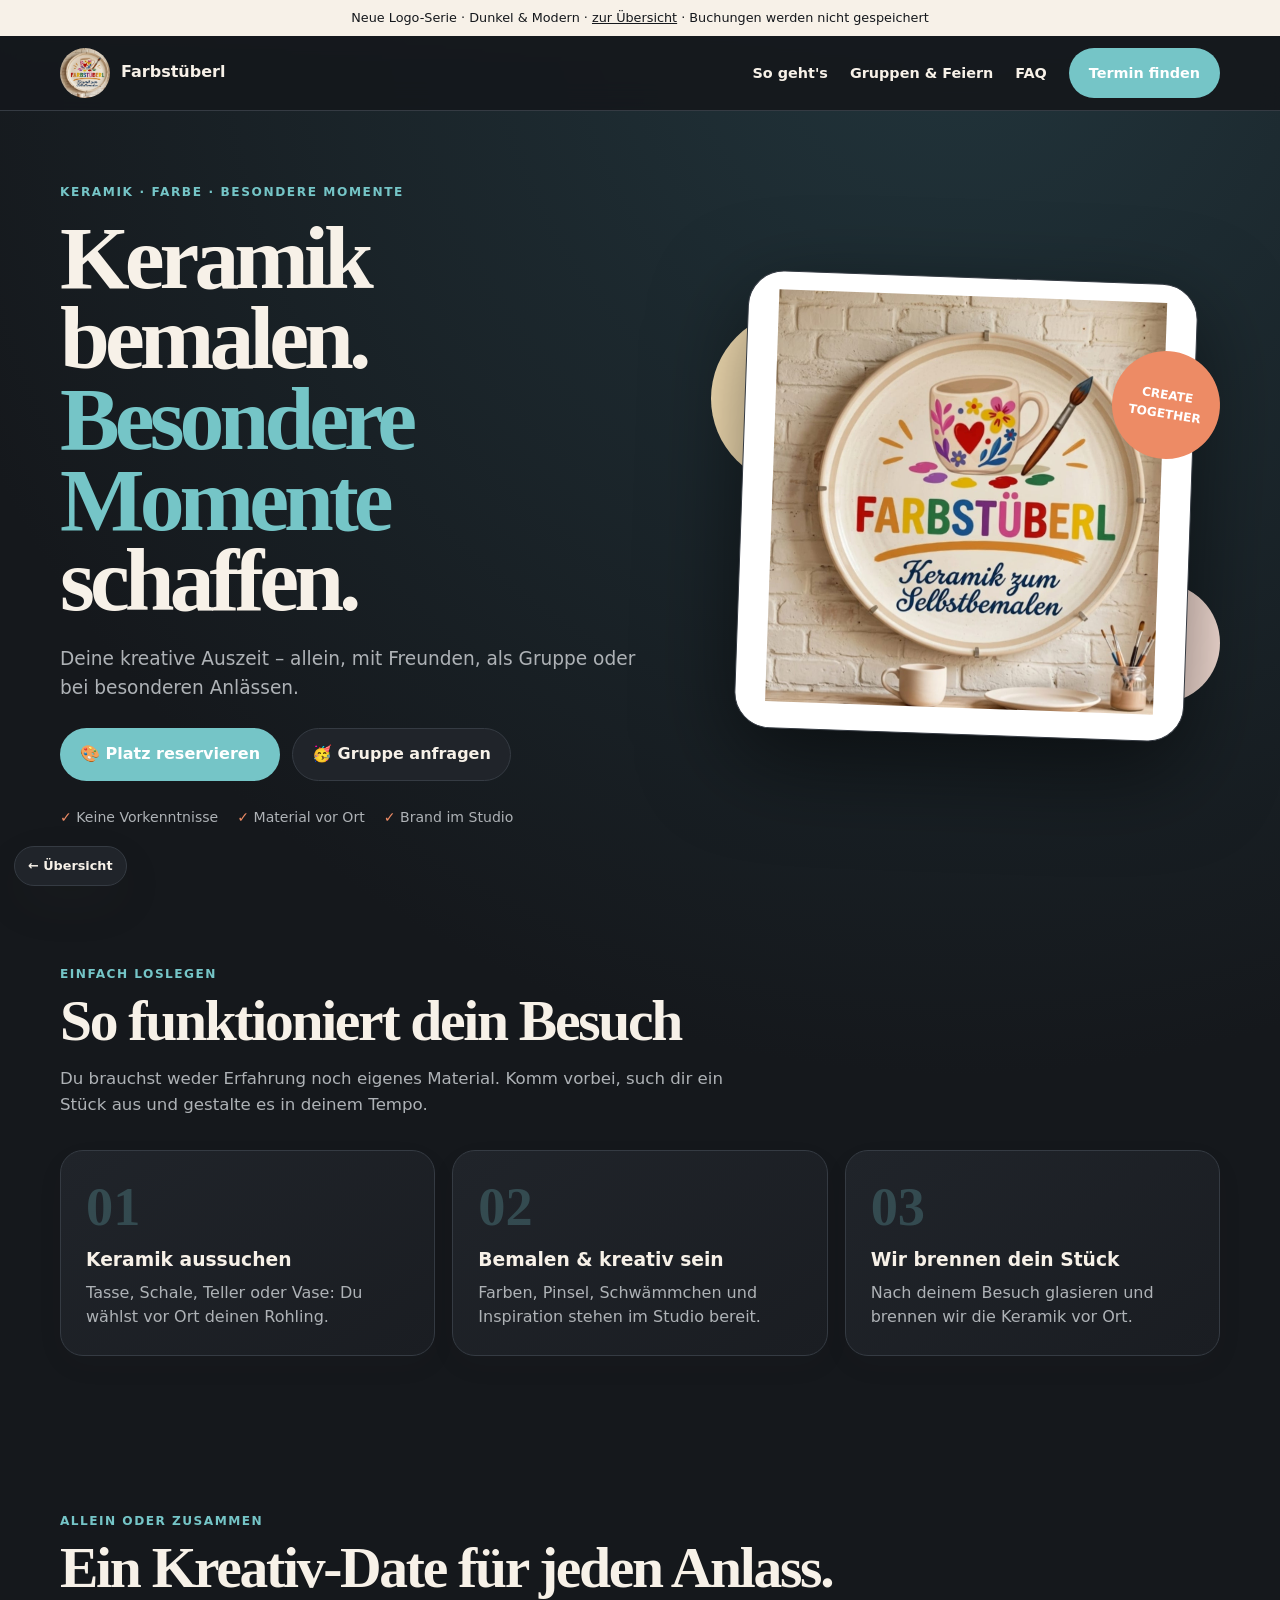
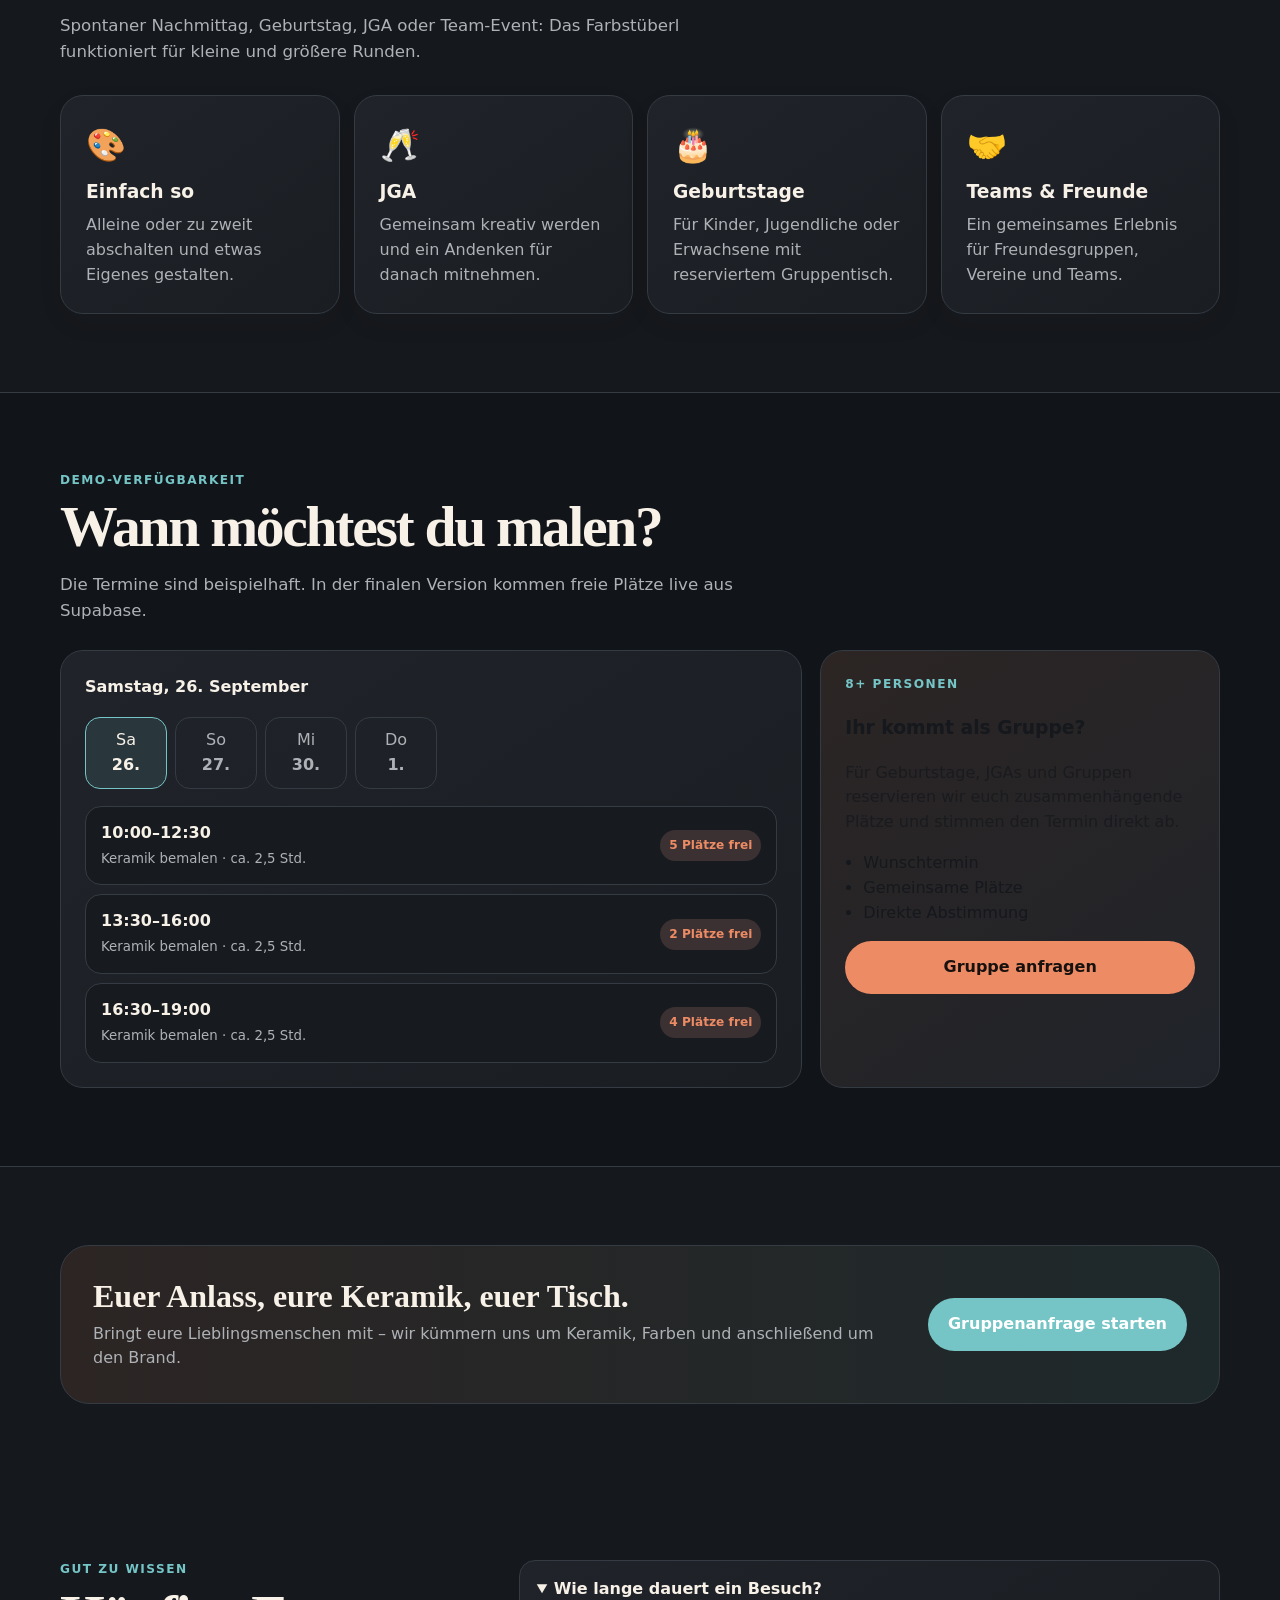
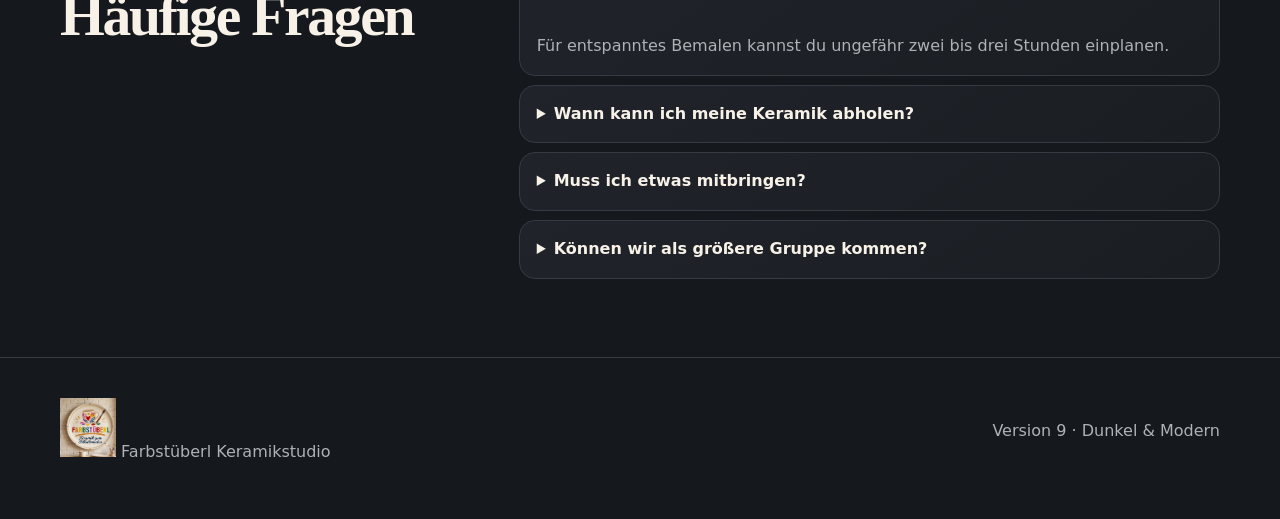
<file: version-9/index.html>
<!doctype html><html lang="de" class="theme-4"><head><meta charset="utf-8"><meta name="viewport" content="width=device-width,initial-scale=1"><meta name="description" content="Farbstüberl Keramikstudio – Keramik selbst bemalen, Gruppen, Geburtstage, JGA und Buchung."><title>Farbstüberl · Version 9 – Dunkel & Modern</title><link rel="icon" href="../assets/2a5cddfe-113a-407b-b549-10146964c0b6.jpeg"><link rel="stylesheet" href="../assets/demo.css"></head><body>
<div class="demo-bar">Neue Logo-Serie · Dunkel & Modern · <a href="../">zur Übersicht</a> · Buchungen werden nicht gespeichert</div>
<header><div class="wrap"><nav><a class="brand" href="#"><img src="../assets/2a5cddfe-113a-407b-b549-10146964c0b6.jpeg" alt="Farbstüberl Logo"><span>Farbstüberl</span></a><div class="navlinks"><a href="#ablauf">So geht's</a><a href="#anlaesse">Gruppen & Feiern</a><a href="#faq">FAQ</a><a class="btn" href="#buchen">Termin finden</a></div></nav></div></header>
<main><section class="hero"><div class="wrap hero-grid"><div><div class="eyebrow">Keramik · Farbe · besondere Momente</div><h1>Keramik bemalen.<br><span>Besondere Momente</span> schaffen.</h1><p class="lead">Deine kreative Auszeit – allein, mit Freunden, als Gruppe oder bei besonderen Anlässen.</p><div class="actions"><a class="btn" href="#buchen">🎨 Platz reservieren</a><button class="btn alt group-btn">🥳 Gruppe anfragen</button></div><div class="micro"><span><b>✓</b> Keine Vorkenntnisse</span><span><b>✓</b> Material vor Ort</span><span><b>✓</b> Brand im Studio</span></div></div><div class="hero-art"><div class="blob a"></div><div class="blob b"></div><div class="logo-card"><img src="../assets/2a5cddfe-113a-407b-b549-10146964c0b6.jpeg" alt="Farbstüberl Keramikstudio"></div><div class="stamp">CREATE<br>TOGETHER</div></div></div></section>
<section id="ablauf"><div class="wrap"><div class="kicker">Einfach loslegen</div><h2>So funktioniert dein Besuch</h2><p class="copy">Du brauchst weder Erfahrung noch eigenes Material. Komm vorbei, such dir ein Stück aus und gestalte es in deinem Tempo.</p><div class="cards"><article class="card step"><div class="num">01</div><h3>Keramik aussuchen</h3><p>Tasse, Schale, Teller oder Vase: Du wählst vor Ort deinen Rohling.</p></article><article class="card step"><div class="num">02</div><h3>Bemalen & kreativ sein</h3><p>Farben, Pinsel, Schwämmchen und Inspiration stehen im Studio bereit.</p></article><article class="card step"><div class="num">03</div><h3>Wir brennen dein Stück</h3><p>Nach deinem Besuch glasieren und brennen wir die Keramik vor Ort.</p></article></div></div></section>
<section id="anlaesse"><div class="wrap"><div class="kicker">Allein oder zusammen</div><h2>Ein Kreativ-Date für jeden Anlass.</h2><p class="copy">Spontaner Nachmittag, Geburtstag, JGA oder Team-Event: Das Farbstüberl funktioniert für kleine und größere Runden.</p><div class="occasion-grid"><article class="card occasion"><span class="emoji">🎨</span><div><h3>Einfach so</h3><p>Alleine oder zu zweit abschalten und etwas Eigenes gestalten.</p></div></article><article class="card occasion"><span class="emoji">🥂</span><div><h3>JGA</h3><p>Gemeinsam kreativ werden und ein Andenken für danach mitnehmen.</p></div></article><article class="card occasion"><span class="emoji">🎂</span><div><h3>Geburtstage</h3><p>Für Kinder, Jugendliche oder Erwachsene mit reserviertem Gruppentisch.</p></div></article><article class="card occasion"><span class="emoji">🤝</span><div><h3>Teams & Freunde</h3><p>Ein gemeinsames Erlebnis für Freundesgruppen, Vereine und Teams.</p></div></article></div></div></section>
<section class="booking" id="buchen"><div class="wrap"><div class="kicker">Demo-Verfügbarkeit</div><h2>Wann möchtest du malen?</h2><p class="copy">Die Termine sind beispielhaft. In der finalen Version kommen freie Plätze live aus Supabase.</p><div class="bookgrid"><div class="panel"><strong>Samstag, 26. September</strong><div class="days"><div class="day active">Sa<br><b>26.</b></div><div class="day">So<br><b>27.</b></div><div class="day">Mi<br><b>30.</b></div><div class="day">Do<br><b>1.</b></div></div><div class="slots"><button class="slot" data-slot="Samstag, 26. September · 10:00–12:30"><span><b>10:00–12:30</b><br><small>Keramik bemalen · ca. 2,5 Std.</small></span><span class="free">5 Plätze frei</span></button><button class="slot" data-slot="Samstag, 26. September · 13:30–16:00"><span><b>13:30–16:00</b><br><small>Keramik bemalen · ca. 2,5 Std.</small></span><span class="free">2 Plätze frei</span></button><button class="slot" data-slot="Samstag, 26. September · 16:30–19:00"><span><b>16:30–19:00</b><br><small>Keramik bemalen · ca. 2,5 Std.</small></span><span class="free">4 Plätze frei</span></button></div></div><aside class="panel groupbox"><div class="kicker">8+ Personen</div><h3>Ihr kommt als Gruppe?</h3><p>Für Geburtstage, JGAs und Gruppen reservieren wir euch zusammenhängende Plätze und stimmen den Termin direkt ab.</p><ul><li>Wunschtermin</li><li>Gemeinsame Plätze</li><li>Direkte Abstimmung</li></ul><button class="btn group-btn">Gruppe anfragen</button></aside></div></div></section>
<section><div class="wrap"><div class="cta"><div><h3>Euer Anlass, eure Keramik, euer Tisch.</h3><p>Bringt eure Lieblingsmenschen mit – wir kümmern uns um Keramik, Farben und anschließend um den Brand.</p></div><button class="btn group-btn">Gruppenanfrage starten</button></div></div></section>
<section id="faq"><div class="wrap faq"><div><div class="kicker">Gut zu wissen</div><h2>Häufige Fragen</h2></div><div class="faqs"><details open><summary>Wie lange dauert ein Besuch?</summary><p>Für entspanntes Bemalen kannst du ungefähr zwei bis drei Stunden einplanen.</p></details><details><summary>Wann kann ich meine Keramik abholen?</summary><p>Nach dem Bemalen wird dein Stück glasiert und direkt im Studio gebrannt. Den Abholtermin teilen wir dir mit.</p></details><details><summary>Muss ich etwas mitbringen?</summary><p>Nein. Keramik, Farben, Pinsel und weiteres Material gibt es vor Ort.</p></details><details><summary>Können wir als größere Gruppe kommen?</summary><p>Ja. Für JGA, Geburtstag und andere Gruppen empfehlen wir die Gruppenanfrage.</p></details></div></div></section></main>
<footer><div class="wrap foot"><div><img src="../assets/2a5cddfe-113a-407b-b549-10146964c0b6.jpeg" alt=""> Farbstüberl Keramikstudio</div><div>Version 9 · Dunkel & Modern</div></div></footer><a class="back" href="../">← Übersicht</a>
<div class="modal"><div class="modal-panel"><button class="modal-close" aria-label="Schließen">×</button><h3>Platz reservieren</h3><p>Demo – es werden keine Daten gespeichert.</p><div id="chosen"></div><form class="form" id="demo-form" onsubmit="event.preventDefault();this.style.display='none';document.getElementById('success').hidden=false"><input placeholder="Name" required><input type="email" placeholder="E-Mail" required><select><option>1 Person</option><option>2 Personen</option><option>3 Personen</option><option>4 Personen</option><option>5+ Personen</option></select><select><option>Einfach so</option><option>Geburtstag</option><option>JGA</option><option>Team</option></select><button class="btn" type="submit">Demo-Buchung absenden</button></form><div class="success" id="success" hidden><h3>✓ Sieht gut aus!</h3><p>In der echten Version wäre die Buchung jetzt gespeichert und bestätigt.</p><button class="btn modal-close">Schließen</button></div></div></div><script src="../assets/demo.js"></script></body></html>
</file>
<file: assets/demo.css>
:root{--bg:#fbf6ea;--paper:#fffdf8;--ink:#302924;--muted:#766a60;--accent:#cb715c;--accent2:#386789;--accent3:#e4a33e;--line:#eadfd2;--shadow:0 18px 50px #49382812;--radius:26px}
*{box-sizing:border-box}html{scroll-behavior:smooth}body{margin:0;background:var(--bg);color:var(--ink);font-family:Inter,ui-sans-serif,system-ui,-apple-system,sans-serif;line-height:1.55}a{color:inherit;text-decoration:none}button,input,select{font:inherit}.wrap{width:min(1160px,calc(100% - 32px));margin:auto}
.demo-bar{background:var(--ink);color:var(--bg);padding:8px 16px;text-align:center;font-size:.8rem}.demo-bar a{text-decoration:underline}
header{position:sticky;top:0;z-index:30;background:color-mix(in srgb,var(--bg) 88%,transparent);backdrop-filter:blur(14px);border-bottom:1px solid var(--line)}
nav{min-height:74px;display:flex;align-items:center;justify-content:space-between;gap:20px}.brand{display:flex;align-items:center;gap:11px;font-weight:900}.brand img{width:50px;height:50px;border-radius:50%;background:#fff}.navlinks{display:flex;gap:22px;align-items:center;font-size:.9rem;font-weight:750}
.btn{display:inline-flex;align-items:center;justify-content:center;border:1px solid transparent;border-radius:999px;padding:13px 19px;background:var(--accent);color:white;font-weight:850;cursor:pointer;transition:.18s}.btn:hover{transform:translateY(-1px)}.btn.alt{background:var(--paper);color:var(--ink);border-color:var(--line)}
.hero{padding:72px 0 58px;overflow:hidden}.hero-grid{display:grid;grid-template-columns:1.08fr .92fr;gap:54px;align-items:center}.eyebrow{text-transform:uppercase;letter-spacing:.13em;color:var(--accent);font-size:.76rem;font-weight:900}
h1{font-family:Georgia,serif;font-size:clamp(3.4rem,7vw,6.6rem);line-height:.9;letter-spacing:-.055em;margin:16px 0 24px}h1 span{color:var(--accent)}.lead{font-size:1.16rem;color:var(--muted);max-width:670px}.actions{display:flex;gap:12px;flex-wrap:wrap;margin-top:26px}.micro{display:flex;gap:19px;flex-wrap:wrap;margin-top:26px;color:var(--muted);font-size:.88rem}.micro b{color:var(--accent2)}
.hero-art{position:relative;min-height:490px;display:grid;place-items:center}.logo-card{position:relative;z-index:2;width:min(450px,90%);aspect-ratio:1;background:#fff;border:1px solid var(--line);border-radius:36px;padding:18px;box-shadow:var(--shadow);transform:rotate(2deg)}.logo-card img{width:100%;height:100%;object-fit:contain}.blob{position:absolute;border-radius:50%}.blob.a{width:175px;height:175px;background:color-mix(in srgb,var(--accent3) 45%,white);left:0;top:50px}.blob.b{width:120px;height:120px;background:color-mix(in srgb,var(--accent2) 24%,white);right:0;bottom:48px}.stamp{position:absolute;right:0;top:90px;z-index:4;width:108px;height:108px;border-radius:50%;display:grid;place-items:center;text-align:center;background:var(--accent2);color:white;font-size:.76rem;font-weight:900;transform:rotate(9deg)}
section{padding:78px 0}.kicker{text-transform:uppercase;letter-spacing:.12em;color:var(--accent);font-size:.76rem;font-weight:900}h2{font-family:Georgia,serif;font-size:clamp(2.25rem,4.5vw,4rem);line-height:1;letter-spacing:-.04em;margin:8px 0 14px}.copy{color:var(--muted);max-width:700px;font-size:1.04rem}
.cards{display:grid;grid-template-columns:repeat(3,1fr);gap:17px;margin-top:32px}.card{background:color-mix(in srgb,var(--paper) 92%,transparent);border:1px solid var(--line);border-radius:var(--radius);padding:25px;box-shadow:0 10px 30px #4938280a}.step .num{font:700 3.4rem Georgia;color:color-mix(in srgb,var(--accent) 25%,transparent)}.step h3,.occasion h3{margin:7px 0}.step p,.occasion p{margin:0;color:var(--muted)}
.occasion-grid{display:grid;grid-template-columns:repeat(4,1fr);gap:14px;margin-top:30px}.occasion{min-height:190px;display:flex;flex-direction:column;justify-content:space-between}.emoji{font-size:2rem}
.booking{background:var(--paper);border-block:1px solid var(--line)}.bookgrid{display:grid;grid-template-columns:1.3fr .7fr;gap:18px;margin-top:27px}.panel{background:color-mix(in srgb,var(--bg) 58%,var(--paper));border:1px solid var(--line);border-radius:var(--radius);padding:24px}.days{display:flex;gap:8px;overflow:auto;margin:17px 0}.day{min-width:82px;border:1px solid var(--line);border-radius:15px;padding:10px;text-align:center;color:var(--muted)}.day.active{background:color-mix(in srgb,var(--accent) 11%,var(--paper));border-color:var(--accent);color:var(--ink)}.slots{display:grid;gap:9px}.slot{width:100%;border:1px solid var(--line);background:var(--paper);color:var(--ink);border-radius:16px;padding:14px 15px;display:flex;justify-content:space-between;align-items:center;text-align:left;cursor:pointer}.slot:hover{border-color:var(--accent)}.slot small{color:var(--muted)}.free{background:color-mix(in srgb,var(--accent2) 13%,var(--paper));color:var(--accent2);border-radius:999px;padding:6px 9px;font-size:.76rem;font-weight:900}
.groupbox{background:var(--ink);color:var(--bg)}.groupbox p{color:color-mix(in srgb,var(--bg) 72%,transparent)}.groupbox ul{padding-left:18px}.groupbox .btn{width:100%;background:var(--paper);color:var(--ink)}
.cta{display:grid;grid-template-columns:1fr auto;gap:25px;align-items:center;background:linear-gradient(135deg,color-mix(in srgb,var(--accent) 20%,var(--paper)),color-mix(in srgb,var(--accent3) 18%,var(--paper)));border:1px solid var(--line);border-radius:calc(var(--radius) + 6px);padding:32px}.cta h3{font:700 2rem Georgia;margin:0 0 7px}.cta p{margin:0;color:var(--muted)}
.faq{display:grid;grid-template-columns:.75fr 1.25fr;gap:38px}.faqs{display:grid;gap:9px}details{background:var(--paper);border:1px solid var(--line);border-radius:16px;padding:0 17px}summary{padding:16px 0;font-weight:850;cursor:pointer}details p{color:var(--muted)}
footer{border-top:1px solid var(--line);padding:40px 0 54px;color:var(--muted)}.foot{display:flex;justify-content:space-between;align-items:center;gap:20px}.foot img{width:56px}
.modal{position:fixed;inset:0;background:#201915aa;display:none;place-items:center;padding:18px;z-index:99}.modal.open{display:grid}.modal-panel{width:min(560px,100%);background:var(--paper);color:var(--ink);border:1px solid var(--line);border-radius:26px;padding:25px;position:relative;box-shadow:0 28px 90px #0005}.modal-close{position:absolute;right:14px;top:14px;width:40px;height:40px;border:1px solid var(--line);border-radius:50%;background:var(--bg);color:var(--ink);cursor:pointer}.modal h3{font:700 1.75rem Georgia;margin:0 48px 8px 0}#chosen{background:var(--bg);border:1px solid var(--line);border-radius:13px;padding:12px;margin:14px 0}.form{display:grid;grid-template-columns:1fr 1fr;gap:10px}.form input,.form select{width:100%;padding:11px;border:1px solid var(--line);border-radius:12px;background:#fff;color:#222}.form .btn{grid-column:1/-1}.success{text-align:center;padding:18px}
.back{position:fixed;left:14px;bottom:14px;z-index:50;background:var(--paper);color:var(--ink);border:1px solid var(--line);padding:9px 13px;border-radius:999px;font-size:.8rem;font-weight:850;box-shadow:var(--shadow)}
/* Version 2: Color Pop */
.theme-2{--bg:#fff7df;--paper:#fff;--ink:#252220;--muted:#5e554d;--accent:#e86f61;--accent2:#2e6893;--accent3:#f6c945;--line:#252220;--radius:18px}.theme-2 body{}.theme-2 header{background:#f6c945f0;border-bottom:3px solid var(--ink)}.theme-2 .brand img,.theme-2 .card,.theme-2 .panel,.theme-2 .logo-card,.theme-2 details,.theme-2 .cta{border-width:3px;box-shadow:7px 7px 0 var(--ink)}.theme-2 .btn{border:3px solid var(--ink);box-shadow:4px 4px 0 var(--ink);border-radius:14px}.theme-2 h1,.theme-2 h2,.theme-2 .cta h3{font-family:Arial Black,Arial,sans-serif;text-transform:uppercase}.theme-2 h1{font-size:clamp(3.7rem,8vw,7.2rem)}.theme-2 h1 span{display:inline-block;background:var(--accent);color:#fff;padding:0 .08em;transform:rotate(-2deg)}.theme-2 .logo-card{transform:rotate(3deg)}.theme-2 .stamp{background:var(--accent);border:3px solid var(--ink)}.theme-2 .occasion:nth-child(2){background:var(--accent3)}.theme-2 .occasion:nth-child(3){background:var(--accent2);color:white}.theme-2 .occasion:nth-child(3) p{color:#e8eef4}
/* Version 3: Galerie Minimal */
.theme-3{--bg:#f7f5f0;--paper:#fff;--ink:#1e1d1a;--muted:#77736d;--accent:#b75f4e;--accent2:#4a4a46;--accent3:#d9d5cd;--line:#d9d5cd;--radius:0}.theme-3 .btn{border-radius:0;background:var(--ink)}.theme-3 .btn.alt{background:transparent;border:0;border-bottom:1px solid var(--ink)}.theme-3 .logo-card,.theme-3 .card,.theme-3 .panel,.theme-3 details,.theme-3 .cta{box-shadow:none}.theme-3 .logo-card{transform:none}.theme-3 .blob,.theme-3 .stamp{display:none}.theme-3 h1{font-weight:400;font-size:clamp(4rem,8vw,7.6rem)}.theme-3 .cards,.theme-3 .occasion-grid{gap:0}.theme-3 .card{border-right:0;border-bottom:0}.theme-3 .card:last-child{border-right:1px solid var(--line)}.theme-3 .occasion{min-height:220px}.theme-3 .slot{border-radius:0;border-inline:0}.theme-3 .day{border-radius:0}.theme-3 .groupbox{background:#f0eee9;color:var(--ink)}.theme-3 .groupbox p{color:var(--muted)}.theme-3 .groupbox .btn{background:var(--ink);color:white}
/* Version 4: Night Studio */
.theme-4{--bg:#15181c;--paper:#20242a;--ink:#f7f1e8;--muted:#aeb2b6;--accent:#75c5c7;--accent2:#ed8b65;--accent3:#f1c05e;--line:#353b43;--radius:23px}.theme-4 body{background:radial-gradient(circle at 75% 0,#21343b,transparent 28%),var(--bg)}.theme-4 header{background:#15181cee}.theme-4 .logo-card{background:#fff;box-shadow:0 30px 90px #0008}.theme-4 .stamp{background:var(--accent2)}.theme-4 .card,.theme-4 .panel,.theme-4 details{background:linear-gradient(145deg,#20242a,#1a1d22)}.theme-4 .booking{background:#111418}.theme-4 .slot{background:#171b1f}.theme-4 .groupbox{background:linear-gradient(145deg,#2c2524,#20242a)}.theme-4 .groupbox .btn{background:var(--accent2);color:#17120f}.theme-4 .cta{background:linear-gradient(90deg,#2c2524,#1e292b)}
/* Version 5: Handgemacht */
.theme-5{--bg:#fbf3df;--paper:#fffaf0;--ink:#312b27;--muted:#75685d;--accent:#ce6e59;--accent2:#3d6f92;--accent3:#e7aa41;--line:#3b332d;--radius:8px}.theme-5 body{background-color:var(--bg);background-image:linear-gradient(#8d78570b 1px,transparent 1px),linear-gradient(90deg,#8d78570b 1px,transparent 1px);background-size:24px 24px}.theme-5 h1{font-family:"Comic Sans MS","Bradley Hand",cursive}.theme-5 h2,.theme-5 .cta h3{font-family:"Comic Sans MS","Bradley Hand",cursive}.theme-5 .btn,.theme-5 .card,.theme-5 .panel,.theme-5 details,.theme-5 .logo-card,.theme-5 .cta{border-width:2px;box-shadow:6px 7px 0 #77665333}.theme-5 .card:nth-child(odd){transform:rotate(-.5deg)}.theme-5 .card:nth-child(even){transform:rotate(.6deg)}.theme-5 .logo-card{transform:rotate(4deg)}.theme-5 .stamp{border:2px solid var(--line);background:var(--accent3);color:var(--ink)}.theme-5 .booking{background:#f0e3c8;border-block:2px dashed #a49174}.theme-5 .groupbox{background:#f5d6cf;color:var(--ink)}.theme-5 .groupbox p{color:var(--muted)}.theme-5 .groupbox .btn{background:var(--accent);color:#fff}
@media(max-width:900px){.navlinks a:not(.btn){display:none}.hero-grid,.bookgrid,.faq{grid-template-columns:1fr}.hero-art{min-height:410px}.cards{grid-template-columns:1fr}.occasion-grid{grid-template-columns:1fr 1fr}.cta{grid-template-columns:1fr}}@media(max-width:600px){h1{font-size:3.5rem}.occasion-grid{grid-template-columns:1fr}.form{grid-template-columns:1fr}.form .btn{grid-column:auto}.foot{flex-direction:column;align-items:flex-start}}
</file>
